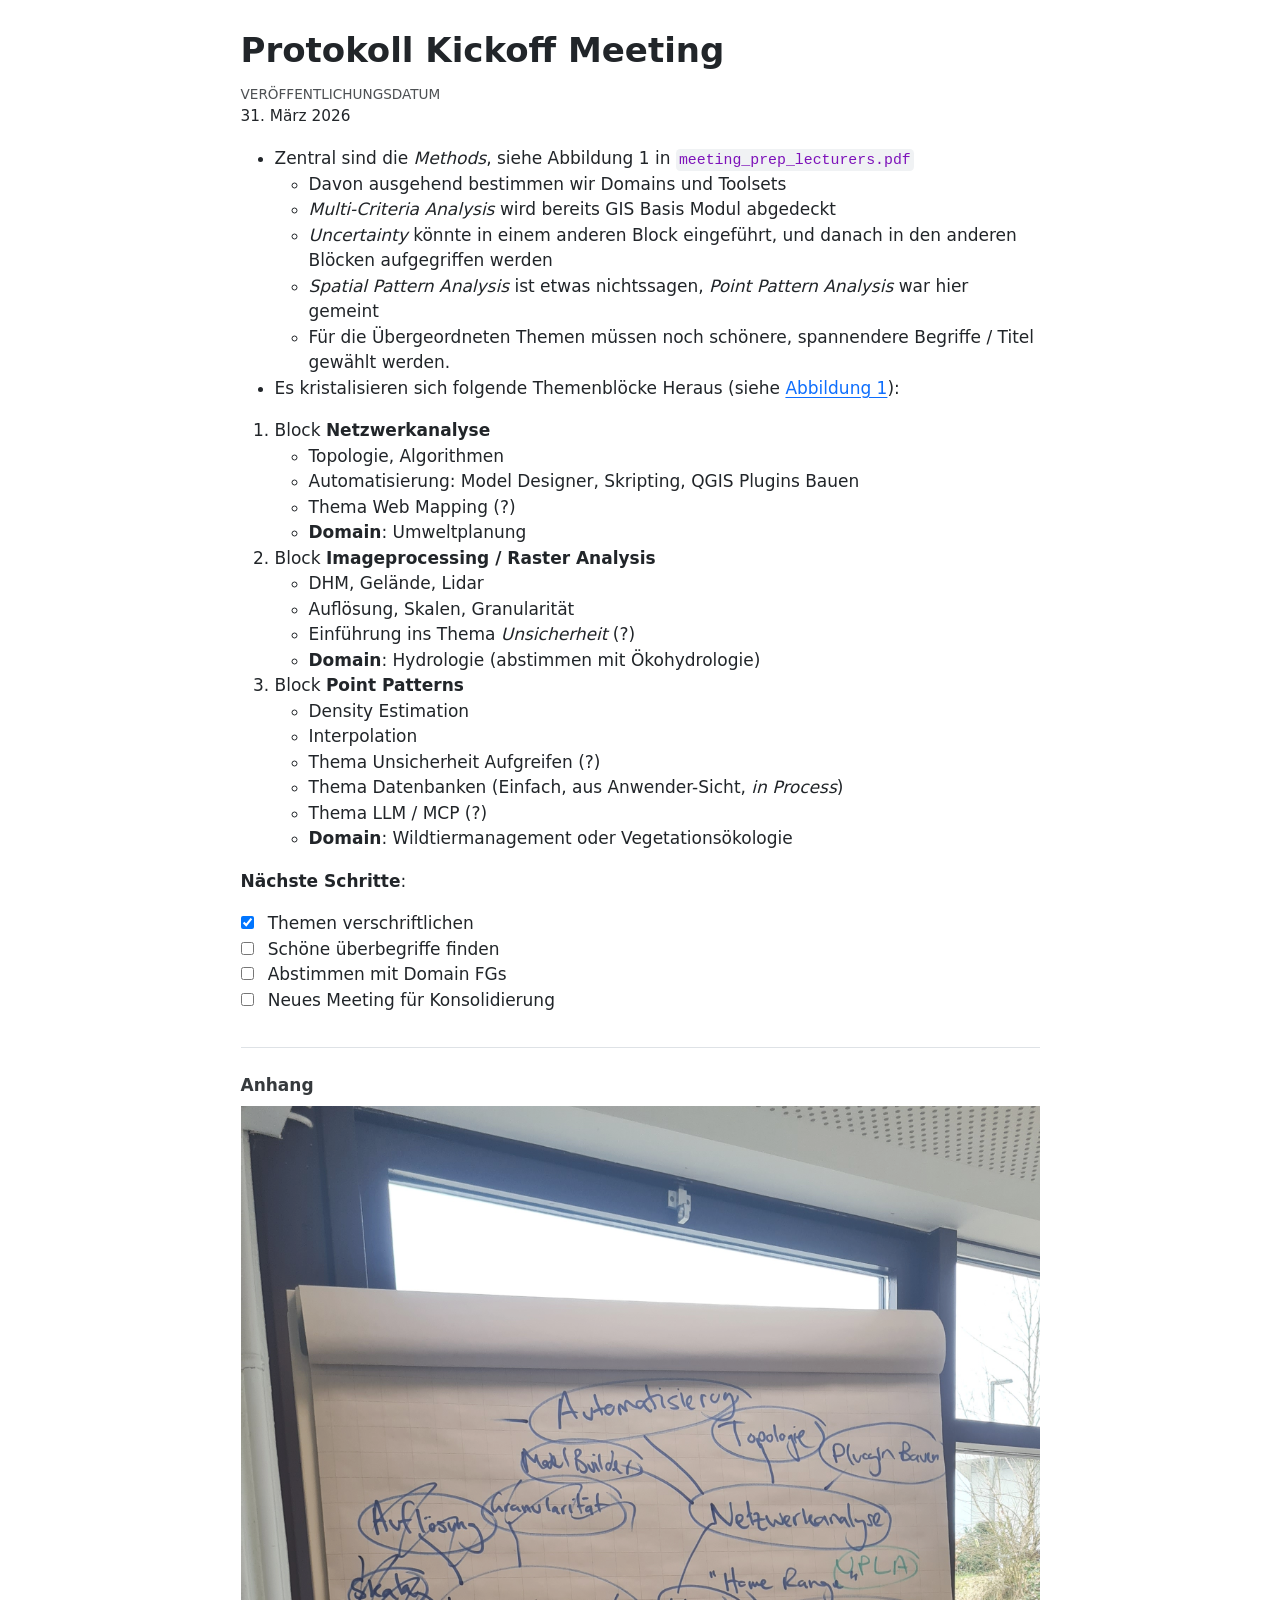
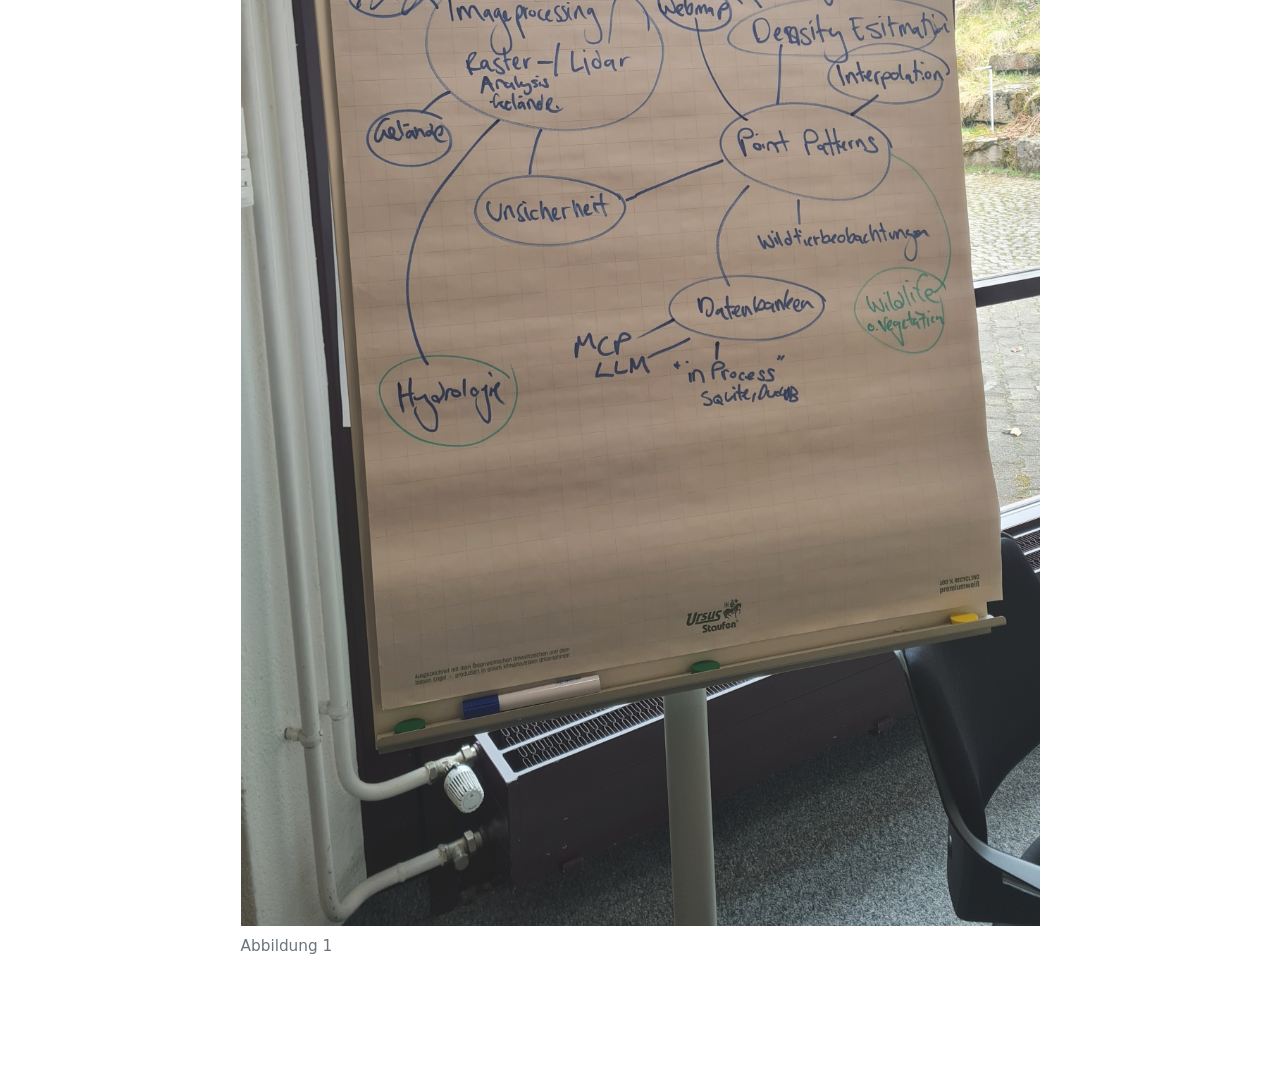
<file: 2026-03-31-Meeting-notes.html>
<!DOCTYPE html>
<html xmlns="http://www.w3.org/1999/xhtml" lang="de" xml:lang="de"><head>

<meta charset="utf-8">
<meta name="generator" content="quarto-1.9.36">

<meta name="viewport" content="width=device-width, initial-scale=1.0, user-scalable=yes">


<title>Protokoll Kickoff Meeting – Geospatial Computing</title>
<style>
/* Default styles provided by pandoc.
** See https://pandoc.org/MANUAL.html#variables-for-html for config info.
*/
code{white-space: pre-wrap;}
span.smallcaps{font-variant: small-caps;}
div.columns{display: flex; gap: min(4vw, 1.5em);}
div.column{flex: auto; overflow-x: auto;}
div.hanging-indent{margin-left: 1.5em; text-indent: -1.5em;}
ul.task-list{list-style: none;}
ul.task-list li input[type="checkbox"] {
  width: 0.8em;
  margin: 0 0.8em 0.2em -1em; /* quarto-specific, see https://github.com/quarto-dev/quarto-cli/issues/4556 */ 
  vertical-align: middle;
}
</style>


<script src="site_libs/quarto-nav/quarto-nav.js"></script>
<script src="site_libs/clipboard/clipboard.min.js"></script>
<script src="site_libs/quarto-search/autocomplete.umd.js"></script>
<script src="site_libs/quarto-search/fuse.min.js"></script>
<script src="site_libs/quarto-search/quarto-search.js"></script>
<meta name="quarto:offset" content="./">
<script src="site_libs/quarto-html/quarto.js" type="module"></script>
<script src="site_libs/quarto-html/tabsets/tabsets.js" type="module"></script>
<script src="site_libs/quarto-html/popper.min.js"></script>
<script src="site_libs/quarto-html/tippy.umd.min.js"></script>
<script src="site_libs/quarto-html/anchor.min.js"></script>
<link href="site_libs/quarto-html/tippy.css" rel="stylesheet">
<link href="site_libs/quarto-html/quarto-syntax-highlighting-845c23b38eaddc0f92fda52bfe77a8c8.css" rel="stylesheet" id="quarto-text-highlighting-styles">
<script src="site_libs/bootstrap/bootstrap.min.js"></script>
<link href="site_libs/bootstrap/bootstrap-icons.css" rel="stylesheet">
<link href="site_libs/bootstrap/bootstrap-f24e557408e12e01b2e1cecebd1628ee.min.css" rel="stylesheet" append-hash="true" id="quarto-bootstrap" data-mode="light">
<script id="quarto-search-options" type="application/json">{
  "location": "sidebar",
  "copy-button": false,
  "collapse-after": 3,
  "panel-placement": "start",
  "type": "textbox",
  "limit": 50,
  "keyboard-shortcut": [
    "f",
    "/",
    "s"
  ],
  "show-item-context": false,
  "language": {
    "search-no-results-text": "Keine Treffer",
    "search-matching-documents-text": "Treffer",
    "search-copy-link-title": "Link in die Suche kopieren",
    "search-hide-matches-text": "Zusätzliche Treffer verbergen",
    "search-more-match-text": "weitere Treffer in diesem Dokument",
    "search-more-matches-text": "weitere Treffer in diesem Dokument",
    "search-clear-button-title": "Zurücksetzen",
    "search-text-placeholder": "",
    "search-detached-cancel-button-title": "Abbrechen",
    "search-submit-button-title": "Abschicken",
    "search-label": "Suchen"
  }
}</script>


</head>

<body class="fullcontent quarto-light">

<div id="quarto-search-results"></div>
<!-- content -->
<div id="quarto-content" class="quarto-container page-columns page-rows-contents page-layout-article">
<!-- sidebar -->
<!-- margin-sidebar -->
    
<!-- main -->
<main class="content" id="quarto-document-content">

<header id="title-block-header" class="quarto-title-block default">
<div class="quarto-title">
<h1 class="title">Protokoll Kickoff Meeting</h1>
</div>



<div class="quarto-title-meta">

    
    <div>
    <div class="quarto-title-meta-heading">Veröffentlichungsdatum</div>
    <div class="quarto-title-meta-contents">
      <p class="date">31. März 2026</p>
    </div>
  </div>
  
    
  </div>
  


</header>


<ul>
<li>Zentral sind die <em>Methods</em>, siehe Abbildung 1 in <code>meeting_prep_lecturers.pdf</code>
<ul>
<li>Davon ausgehend bestimmen wir Domains und Toolsets</li>
<li><em>Multi-Criteria Analysis</em> wird bereits GIS Basis Modul abgedeckt</li>
<li><em>Uncertainty</em> könnte in einem anderen Block eingeführt, und danach in den anderen Blöcken aufgegriffen werden</li>
<li><em>Spatial Pattern Analysis</em> ist etwas nichtssagen, <em>Point Pattern Analysis</em> war hier gemeint</li>
<li>Für die Übergeordneten Themen müssen noch schönere, spannendere Begriffe / Titel gewählt werden.</li>
</ul></li>
<li>Es kristalisieren sich folgende Themenblöcke Heraus (siehe <a href="#fig-brainstorm" class="quarto-xref">Abbildung&nbsp;1</a>):</li>
</ul>
<ol type="1">
<li>Block <strong>Netzwerkanalyse</strong>
<ul>
<li>Topologie, Algorithmen</li>
<li>Automatisierung: Model Designer, Skripting, QGIS Plugins Bauen</li>
<li>Thema Web Mapping (?)</li>
<li><strong>Domain</strong>: Umweltplanung</li>
</ul></li>
<li>Block <strong>Imageprocessing / Raster Analysis</strong>
<ul>
<li>DHM, Gelände, Lidar</li>
<li>Auflösung, Skalen, Granularität</li>
<li>Einführung ins Thema <em>Unsicherheit</em> (?)</li>
<li><strong>Domain</strong>: Hydrologie (abstimmen mit Ökohydrologie)</li>
</ul></li>
<li>Block <strong>Point Patterns</strong>
<ul>
<li>Density Estimation</li>
<li>Interpolation</li>
<li>Thema Unsicherheit Aufgreifen (?)</li>
<li>Thema Datenbanken (Einfach, aus Anwender-Sicht, <em>in Process</em>)</li>
<li>Thema LLM / MCP (?)</li>
<li><strong>Domain</strong>: Wildtiermanagement oder Vegetationsökologie</li>
</ul></li>
</ol>
<p><strong>Nächste Schritte</strong>:</p>
<ul class="task-list">
<li><label><input type="checkbox" checked="">Themen verschriftlichen</label></li>
<li><label><input type="checkbox">Schöne überbegriffe finden</label></li>
<li><label><input type="checkbox">Abstimmen mit Domain FGs</label></li>
<li><label><input type="checkbox">Neues Meeting für Konsolidierung</label></li>
</ul>


<div id="quarto-appendix" class="default"><section id="anhang" class="level2 appendix"><h2 class="anchored quarto-appendix-heading">Anhang</h2><div class="quarto-appendix-contents">

<div id="fig-brainstorm" class="quarto-float quarto-figure quarto-figure-center anchored">
<figure class="quarto-float quarto-float-fig figure">
<div aria-describedby="fig-brainstorm-caption-0ceaefa1-69ba-4598-a22c-09a6ac19f8ca">
<img src="20260331_140949.jpg" id="fig-brainstorm" class="img-fluid figure-img">
</div>
<figcaption class="quarto-float-caption-bottom quarto-float-caption quarto-float-fig quarto-uncaptioned" id="fig-brainstorm-caption-0ceaefa1-69ba-4598-a22c-09a6ac19f8ca">
Abbildung&nbsp;1
</figcaption>
</figure>
</div>


</div></section></div></main> <!-- /main -->
<script id="quarto-html-after-body" type="application/javascript">
  window.document.addEventListener("DOMContentLoaded", function (event) {
    const icon = "";
    const anchorJS = new window.AnchorJS();
    anchorJS.options = {
      placement: 'right',
      icon: icon
    };
    anchorJS.add('.anchored');
    const isCodeAnnotation = (el) => {
      for (const clz of el.classList) {
        if (clz.startsWith('code-annotation-')) {                     
          return true;
        }
      }
      return false;
    }
    const onCopySuccess = function(e) {
      // button target
      const button = e.trigger;
      // don't keep focus
      button.blur();
      // flash "checked"
      button.classList.add('code-copy-button-checked');
      var currentTitle = button.getAttribute("title");
      button.setAttribute("title", "Kopiert");
      let tooltip;
      if (window.bootstrap) {
        button.setAttribute("data-bs-toggle", "tooltip");
        button.setAttribute("data-bs-placement", "left");
        button.setAttribute("data-bs-title", "Kopiert");
        tooltip = new bootstrap.Tooltip(button, 
          { trigger: "manual", 
            customClass: "code-copy-button-tooltip",
            offset: [0, -8]});
        tooltip.show();    
      }
      setTimeout(function() {
        if (tooltip) {
          tooltip.hide();
          button.removeAttribute("data-bs-title");
          button.removeAttribute("data-bs-toggle");
          button.removeAttribute("data-bs-placement");
        }
        button.setAttribute("title", currentTitle);
        button.classList.remove('code-copy-button-checked');
      }, 1000);
      // clear code selection
      e.clearSelection();
    }
    const getTextToCopy = function(trigger) {
      const outerScaffold = trigger.parentElement.cloneNode(true);
      const codeEl = outerScaffold.querySelector('code');
      for (const childEl of codeEl.children) {
        if (isCodeAnnotation(childEl)) {
          childEl.remove();
        }
      }
      return codeEl.innerText;
    }
    const clipboard = new window.ClipboardJS('.code-copy-button:not([data-in-quarto-modal])', {
      text: getTextToCopy
    });
    clipboard.on('success', onCopySuccess);
    if (window.document.getElementById('quarto-embedded-source-code-modal')) {
      const clipboardModal = new window.ClipboardJS('.code-copy-button[data-in-quarto-modal]', {
        text: getTextToCopy,
        container: window.document.getElementById('quarto-embedded-source-code-modal')
      });
      clipboardModal.on('success', onCopySuccess);
    }
      var localhostRegex = new RegExp(/^(?:http|https):\/\/localhost\:?[0-9]*\//);
      var mailtoRegex = new RegExp(/^mailto:/);
        var filterRegex = new RegExp("https:\/\/zhaw-geospatial-computing\.github\.io\/info\/");
      var isInternal = (href) => {
          return filterRegex.test(href) || localhostRegex.test(href) || mailtoRegex.test(href);
      }
      // Inspect non-navigation links and adorn them if external
     var links = window.document.querySelectorAll('a[href]:not(.nav-link):not(.navbar-brand):not(.toc-action):not(.sidebar-link):not(.sidebar-item-toggle):not(.pagination-link):not(.no-external):not([aria-hidden]):not(.dropdown-item):not(.quarto-navigation-tool):not(.about-link)');
      for (var i=0; i<links.length; i++) {
        const link = links[i];
        if (!isInternal(link.href)) {
          // undo the damage that might have been done by quarto-nav.js in the case of
          // links that we want to consider external
          if (link.dataset.originalHref !== undefined) {
            link.href = link.dataset.originalHref;
          }
        }
      }
    function tippyHover(el, contentFn, onTriggerFn, onUntriggerFn) {
      const config = {
        allowHTML: true,
        maxWidth: 500,
        delay: 100,
        arrow: false,
        appendTo: function(el) {
            return el.parentElement;
        },
        interactive: true,
        interactiveBorder: 10,
        theme: 'quarto',
        placement: 'bottom-start',
      };
      if (contentFn) {
        config.content = contentFn;
      }
      if (onTriggerFn) {
        config.onTrigger = onTriggerFn;
      }
      if (onUntriggerFn) {
        config.onUntrigger = onUntriggerFn;
      }
      window.tippy(el, config); 
    }
    const noterefs = window.document.querySelectorAll('a[role="doc-noteref"]');
    for (var i=0; i<noterefs.length; i++) {
      const ref = noterefs[i];
      tippyHover(ref, function() {
        // use id or data attribute instead here
        let href = ref.getAttribute('data-footnote-href') || ref.getAttribute('href');
        try { href = new URL(href).hash; } catch {}
        const id = href.replace(/^#\/?/, "");
        const note = window.document.getElementById(id);
        if (note) {
          return note.innerHTML;
        } else {
          return "";
        }
      });
    }
    const xrefs = window.document.querySelectorAll('a.quarto-xref');
    const processXRef = (id, note) => {
      // Strip column container classes
      const stripColumnClz = (el) => {
        el.classList.remove("page-full", "page-columns");
        if (el.children) {
          for (const child of el.children) {
            stripColumnClz(child);
          }
        }
      }
      stripColumnClz(note)
      if (id === null || id.startsWith('sec-')) {
        // Special case sections, only their first couple elements
        const container = document.createElement("div");
        if (note.children && note.children.length > 2) {
          container.appendChild(note.children[0].cloneNode(true));
          for (let i = 1; i < note.children.length; i++) {
            const child = note.children[i];
            if (child.tagName === "P" && child.innerText === "") {
              continue;
            } else {
              container.appendChild(child.cloneNode(true));
              break;
            }
          }
          if (window.Quarto?.typesetMath) {
            window.Quarto.typesetMath(container);
          }
          return container.innerHTML
        } else {
          if (window.Quarto?.typesetMath) {
            window.Quarto.typesetMath(note);
          }
          return note.innerHTML;
        }
      } else {
        // Remove any anchor links if they are present
        const anchorLink = note.querySelector('a.anchorjs-link');
        if (anchorLink) {
          anchorLink.remove();
        }
        if (window.Quarto?.typesetMath) {
          window.Quarto.typesetMath(note);
        }
        if (note.classList.contains("callout")) {
          return note.outerHTML;
        } else {
          return note.innerHTML;
        }
      }
    }
    for (var i=0; i<xrefs.length; i++) {
      const xref = xrefs[i];
      tippyHover(xref, undefined, function(instance) {
        instance.disable();
        let url = xref.getAttribute('href');
        let hash = undefined; 
        if (url.startsWith('#')) {
          hash = url;
        } else {
          try { hash = new URL(url).hash; } catch {}
        }
        if (hash) {
          const id = hash.replace(/^#\/?/, "");
          const note = window.document.getElementById(id);
          if (note !== null) {
            try {
              const html = processXRef(id, note.cloneNode(true));
              instance.setContent(html);
            } finally {
              instance.enable();
              instance.show();
            }
          } else {
            // See if we can fetch this
            fetch(url.split('#')[0])
            .then(res => res.text())
            .then(html => {
              const parser = new DOMParser();
              const htmlDoc = parser.parseFromString(html, "text/html");
              const note = htmlDoc.getElementById(id);
              if (note !== null) {
                const html = processXRef(id, note);
                instance.setContent(html);
              } 
            }).finally(() => {
              instance.enable();
              instance.show();
            });
          }
        } else {
          // See if we can fetch a full url (with no hash to target)
          // This is a special case and we should probably do some content thinning / targeting
          fetch(url)
          .then(res => res.text())
          .then(html => {
            const parser = new DOMParser();
            const htmlDoc = parser.parseFromString(html, "text/html");
            const note = htmlDoc.querySelector('main.content');
            if (note !== null) {
              // This should only happen for chapter cross references
              // (since there is no id in the URL)
              // remove the first header
              if (note.children.length > 0 && note.children[0].tagName === "HEADER") {
                note.children[0].remove();
              }
              const html = processXRef(null, note);
              instance.setContent(html);
            } 
          }).finally(() => {
            instance.enable();
            instance.show();
          });
        }
      }, function(instance) {
      });
    }
        let selectedAnnoteEl;
        const selectorForAnnotation = ( cell, annotation) => {
          let cellAttr = 'data-code-cell="' + cell + '"';
          let lineAttr = 'data-code-annotation="' +  annotation + '"';
          const selector = 'span[' + cellAttr + '][' + lineAttr + ']';
          return selector;
        }
        const selectCodeLines = (annoteEl) => {
          const doc = window.document;
          const targetCell = annoteEl.getAttribute("data-target-cell");
          const targetAnnotation = annoteEl.getAttribute("data-target-annotation");
          const annoteSpan = window.document.querySelector(selectorForAnnotation(targetCell, targetAnnotation));
          const lines = annoteSpan.getAttribute("data-code-lines").split(",");
          const lineIds = lines.map((line) => {
            return targetCell + "-" + line;
          })
          let top = null;
          let height = null;
          let parent = null;
          if (lineIds.length > 0) {
              //compute the position of the single el (top and bottom and make a div)
              const el = window.document.getElementById(lineIds[0]);
              top = el.offsetTop;
              height = el.offsetHeight;
              parent = el.parentElement.parentElement;
            if (lineIds.length > 1) {
              const lastEl = window.document.getElementById(lineIds[lineIds.length - 1]);
              const bottom = lastEl.offsetTop + lastEl.offsetHeight;
              height = bottom - top;
            }
            if (top !== null && height !== null && parent !== null) {
              // cook up a div (if necessary) and position it 
              let div = window.document.getElementById("code-annotation-line-highlight");
              if (div === null) {
                div = window.document.createElement("div");
                div.setAttribute("id", "code-annotation-line-highlight");
                div.style.position = 'absolute';
                parent.appendChild(div);
              }
              div.style.top = top - 2 + "px";
              div.style.height = height + 4 + "px";
              div.style.left = 0;
              let gutterDiv = window.document.getElementById("code-annotation-line-highlight-gutter");
              if (gutterDiv === null) {
                gutterDiv = window.document.createElement("div");
                gutterDiv.setAttribute("id", "code-annotation-line-highlight-gutter");
                gutterDiv.style.position = 'absolute';
                const codeCell = window.document.getElementById(targetCell);
                const gutter = codeCell.querySelector('.code-annotation-gutter');
                gutter.appendChild(gutterDiv);
              }
              gutterDiv.style.top = top - 2 + "px";
              gutterDiv.style.height = height + 4 + "px";
            }
            selectedAnnoteEl = annoteEl;
          }
        };
        const unselectCodeLines = () => {
          const elementsIds = ["code-annotation-line-highlight", "code-annotation-line-highlight-gutter"];
          elementsIds.forEach((elId) => {
            const div = window.document.getElementById(elId);
            if (div) {
              div.remove();
            }
          });
          selectedAnnoteEl = undefined;
        };
          // Handle positioning of the toggle
      window.addEventListener(
        "resize",
        throttle(() => {
          elRect = undefined;
          if (selectedAnnoteEl) {
            selectCodeLines(selectedAnnoteEl);
          }
        }, 10)
      );
      function throttle(fn, ms) {
      let throttle = false;
      let timer;
        return (...args) => {
          if(!throttle) { // first call gets through
              fn.apply(this, args);
              throttle = true;
          } else { // all the others get throttled
              if(timer) clearTimeout(timer); // cancel #2
              timer = setTimeout(() => {
                fn.apply(this, args);
                timer = throttle = false;
              }, ms);
          }
        };
      }
        // Attach click handler to the DT
        const annoteDls = window.document.querySelectorAll('dt[data-target-cell]');
        for (const annoteDlNode of annoteDls) {
          annoteDlNode.addEventListener('click', (event) => {
            const clickedEl = event.target;
            if (clickedEl !== selectedAnnoteEl) {
              unselectCodeLines();
              const activeEl = window.document.querySelector('dt[data-target-cell].code-annotation-active');
              if (activeEl) {
                activeEl.classList.remove('code-annotation-active');
              }
              selectCodeLines(clickedEl);
              clickedEl.classList.add('code-annotation-active');
            } else {
              // Unselect the line
              unselectCodeLines();
              clickedEl.classList.remove('code-annotation-active');
            }
          });
        }
    const findCites = (el) => {
      const parentEl = el.parentElement;
      if (parentEl) {
        const cites = parentEl.dataset.cites;
        if (cites) {
          return {
            el,
            cites: cites.split(' ')
          };
        } else {
          return findCites(el.parentElement)
        }
      } else {
        return undefined;
      }
    };
    var bibliorefs = window.document.querySelectorAll('a[role="doc-biblioref"]');
    for (var i=0; i<bibliorefs.length; i++) {
      const ref = bibliorefs[i];
      const citeInfo = findCites(ref);
      if (citeInfo) {
        tippyHover(citeInfo.el, function() {
          var popup = window.document.createElement('div');
          citeInfo.cites.forEach(function(cite) {
            var citeDiv = window.document.createElement('div');
            citeDiv.classList.add('hanging-indent');
            citeDiv.classList.add('csl-entry');
            var biblioDiv = window.document.getElementById('ref-' + cite);
            if (biblioDiv) {
              citeDiv.innerHTML = biblioDiv.innerHTML;
            }
            popup.appendChild(citeDiv);
          });
          return popup.innerHTML;
        });
      }
    }
  });
  </script>
</div> <!-- /content -->




</body></html>
</file>
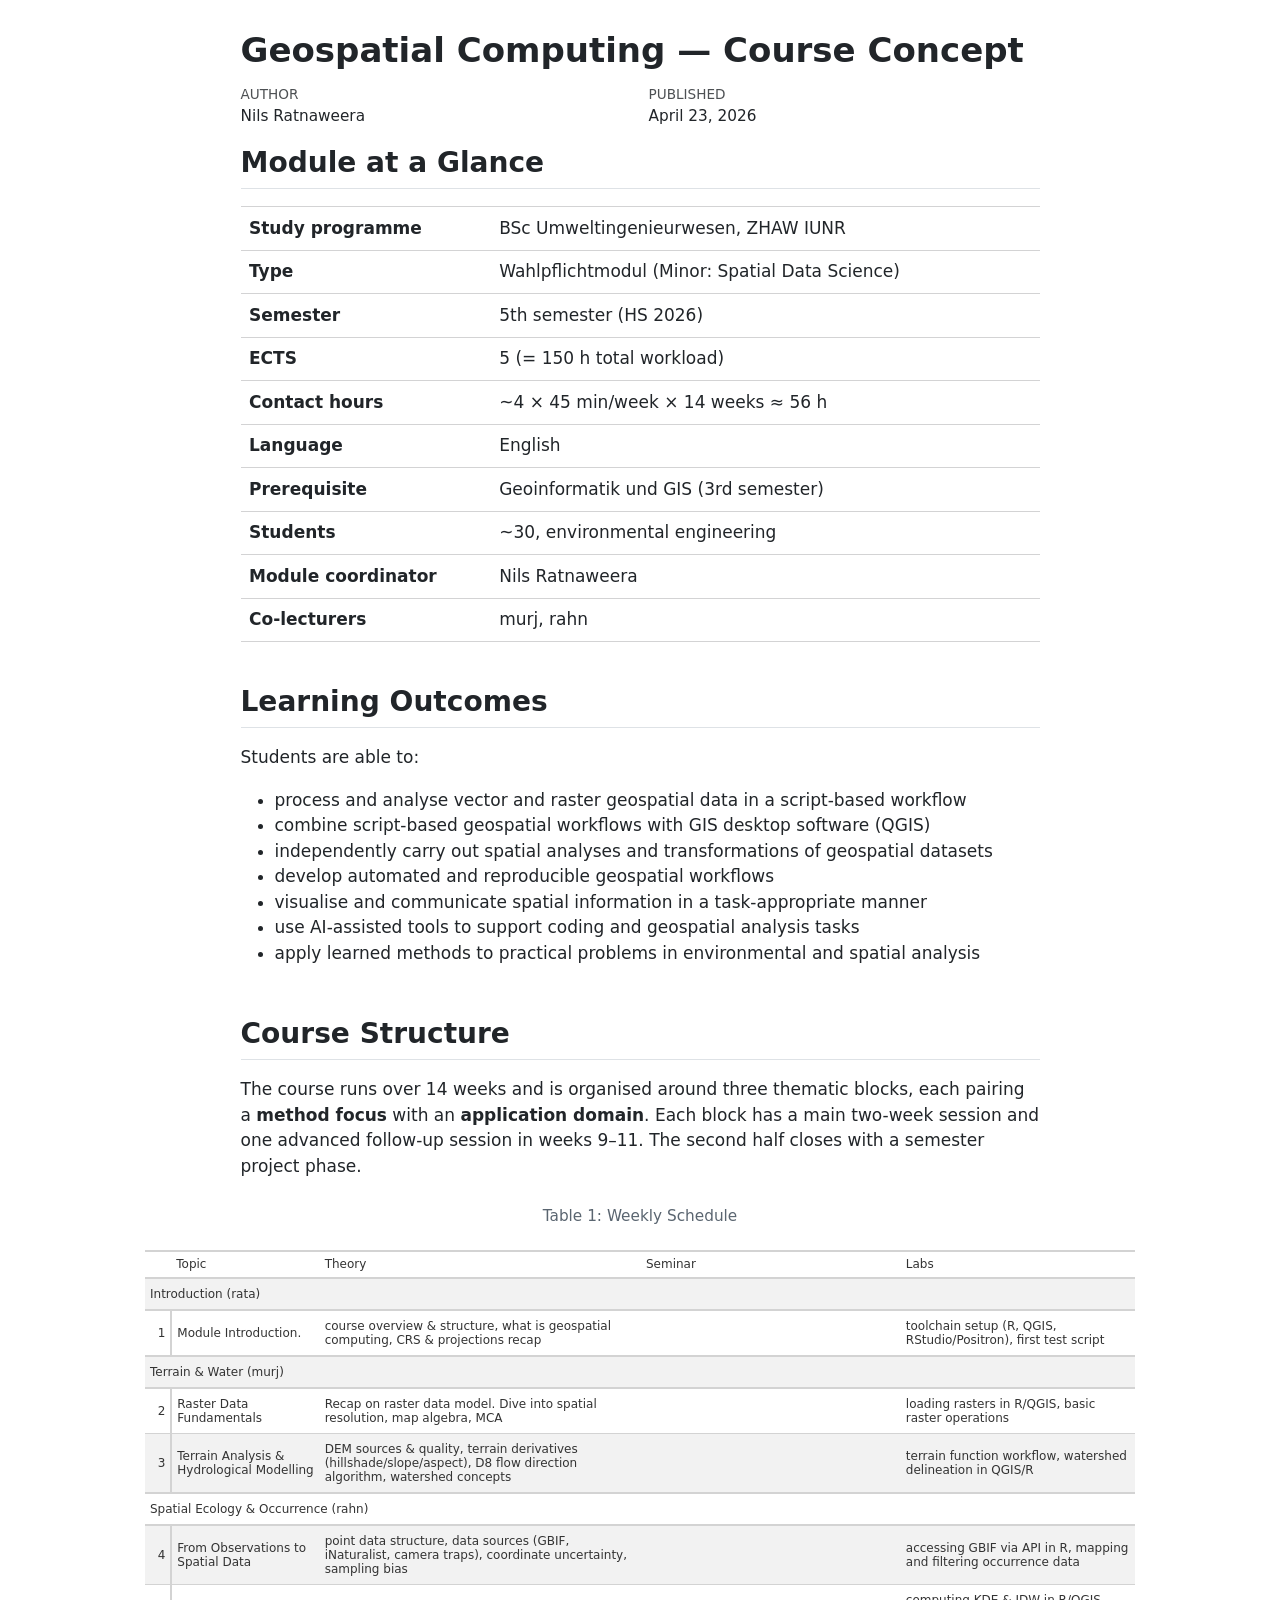
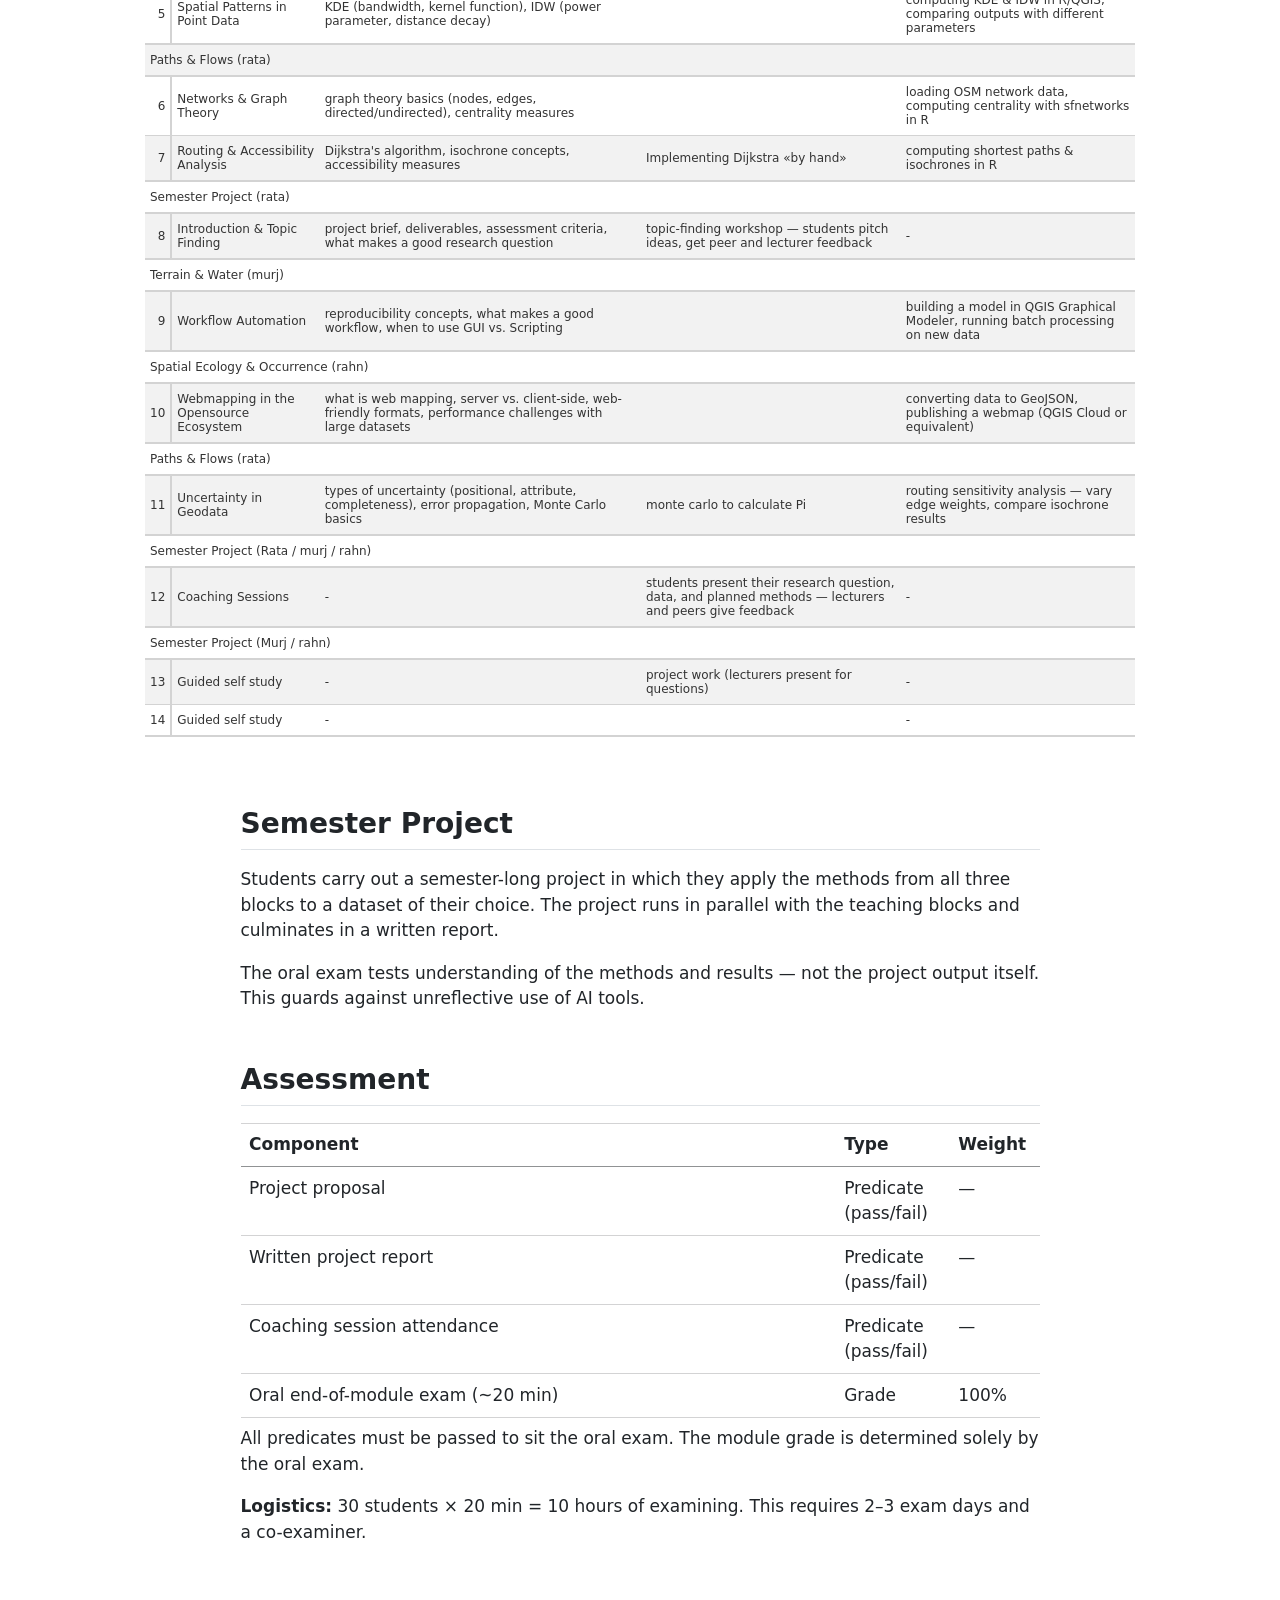
<file: course_concept.html>
<!DOCTYPE html>
<html xmlns="http://www.w3.org/1999/xhtml" lang="en" xml:lang="en"><head>

<meta charset="utf-8">
<meta name="generator" content="quarto-1.9.36">

<meta name="viewport" content="width=device-width, initial-scale=1.0, user-scalable=yes">

<meta name="author" content="Nils Ratnaweera">
<meta name="dcterms.date" content="2026-04-23">

<title>Geospatial Computing — Course Concept – Geospatial Computing</title>
<style>
/* Default styles provided by pandoc.
** See https://pandoc.org/MANUAL.html#variables-for-html for config info.
*/
code{white-space: pre-wrap;}
span.smallcaps{font-variant: small-caps;}
div.columns{display: flex; gap: min(4vw, 1.5em);}
div.column{flex: auto; overflow-x: auto;}
div.hanging-indent{margin-left: 1.5em; text-indent: -1.5em;}
ul.task-list{list-style: none;}
ul.task-list li input[type="checkbox"] {
  width: 0.8em;
  margin: 0 0.8em 0.2em -1em; /* quarto-specific, see https://github.com/quarto-dev/quarto-cli/issues/4556 */ 
  vertical-align: middle;
}
</style>


<script src="site_libs/quarto-nav/quarto-nav.js"></script>
<script src="site_libs/clipboard/clipboard.min.js"></script>
<script src="site_libs/quarto-search/autocomplete.umd.js"></script>
<script src="site_libs/quarto-search/fuse.min.js"></script>
<script src="site_libs/quarto-search/quarto-search.js"></script>
<meta name="quarto:offset" content="./">
<script src="site_libs/quarto-html/quarto.js" type="module"></script>
<script src="site_libs/quarto-html/tabsets/tabsets.js" type="module"></script>
<script src="site_libs/quarto-html/popper.min.js"></script>
<script src="site_libs/quarto-html/tippy.umd.min.js"></script>
<script src="site_libs/quarto-html/anchor.min.js"></script>
<link href="site_libs/quarto-html/tippy.css" rel="stylesheet">
<link href="site_libs/quarto-html/quarto-syntax-highlighting-845c23b38eaddc0f92fda52bfe77a8c8.css" rel="stylesheet" id="quarto-text-highlighting-styles">
<script src="site_libs/bootstrap/bootstrap.min.js"></script>
<link href="site_libs/bootstrap/bootstrap-icons.css" rel="stylesheet">
<link href="site_libs/bootstrap/bootstrap-f24e557408e12e01b2e1cecebd1628ee.min.css" rel="stylesheet" append-hash="true" id="quarto-bootstrap" data-mode="light">
<script id="quarto-search-options" type="application/json">{
  "location": "sidebar",
  "copy-button": false,
  "collapse-after": 3,
  "panel-placement": "start",
  "type": "textbox",
  "limit": 50,
  "keyboard-shortcut": [
    "f",
    "/",
    "s"
  ],
  "show-item-context": false,
  "language": {
    "search-no-results-text": "No results",
    "search-matching-documents-text": "matching documents",
    "search-copy-link-title": "Copy link to search",
    "search-hide-matches-text": "Hide additional matches",
    "search-more-match-text": "more match in this document",
    "search-more-matches-text": "more matches in this document",
    "search-clear-button-title": "Clear",
    "search-text-placeholder": "",
    "search-detached-cancel-button-title": "Cancel",
    "search-submit-button-title": "Submit",
    "search-label": "Search"
  }
}</script>


</head>

<body class="fullcontent quarto-light">

<div id="quarto-search-results"></div>
<!-- content -->
<div id="quarto-content" class="quarto-container page-columns page-rows-contents page-layout-article">
<!-- sidebar -->
<!-- margin-sidebar -->
    
<!-- main -->
<main class="content page-columns page-full" id="quarto-document-content">

<header id="title-block-header" class="quarto-title-block default">
<div class="quarto-title">
<h1 class="title">Geospatial Computing — Course Concept</h1>
</div>



<div class="quarto-title-meta">

    <div>
    <div class="quarto-title-meta-heading">Author</div>
    <div class="quarto-title-meta-contents">
             <p>Nils Ratnaweera </p>
          </div>
  </div>
    
    <div>
    <div class="quarto-title-meta-heading">Published</div>
    <div class="quarto-title-meta-contents">
      <p class="date">April 23, 2026</p>
    </div>
  </div>
  
    
  </div>
  


</header>


<section id="module-at-a-glance" class="level2">
<h2 class="anchored" data-anchor-id="module-at-a-glance">Module at a Glance</h2>
<table class="caption-top table">
<colgroup>
<col style="width: 31%">
<col style="width: 68%">
</colgroup>
<tbody>
<tr class="odd">
<td><strong>Study programme</strong></td>
<td>BSc Umweltingenieurwesen, ZHAW IUNR</td>
</tr>
<tr class="even">
<td><strong>Type</strong></td>
<td>Wahlpflichtmodul (Minor: Spatial Data Science)</td>
</tr>
<tr class="odd">
<td><strong>Semester</strong></td>
<td>5th semester (HS 2026)</td>
</tr>
<tr class="even">
<td><strong>ECTS</strong></td>
<td>5 (= 150 h total workload)</td>
</tr>
<tr class="odd">
<td><strong>Contact hours</strong></td>
<td>~4 × 45 min/week × 14 weeks ≈ 56 h</td>
</tr>
<tr class="even">
<td><strong>Language</strong></td>
<td>English</td>
</tr>
<tr class="odd">
<td><strong>Prerequisite</strong></td>
<td>Geoinformatik und GIS (3rd semester)</td>
</tr>
<tr class="even">
<td><strong>Students</strong></td>
<td>~30, environmental engineering</td>
</tr>
<tr class="odd">
<td><strong>Module coordinator</strong></td>
<td>Nils Ratnaweera</td>
</tr>
<tr class="even">
<td><strong>Co-lecturers</strong></td>
<td>murj, rahn</td>
</tr>
</tbody>
</table>
</section>
<section id="learning-outcomes" class="level2">
<h2 class="anchored" data-anchor-id="learning-outcomes">Learning Outcomes</h2>
<p>Students are able to:</p>
<ul>
<li>process and analyse vector and raster geospatial data in a script-based workflow</li>
<li>combine script-based geospatial workflows with GIS desktop software (QGIS)</li>
<li>independently carry out spatial analyses and transformations of geospatial datasets</li>
<li>develop automated and reproducible geospatial workflows</li>
<li>visualise and communicate spatial information in a task-appropriate manner</li>
<li>use AI-assisted tools to support coding and geospatial analysis tasks</li>
<li>apply learned methods to practical problems in environmental and spatial analysis</li>
</ul>
</section>
<section id="course-structure" class="level2 page-columns page-full">
<h2 class="anchored" data-anchor-id="course-structure">Course Structure</h2>
<p>The course runs over 14 weeks and is organised around three thematic blocks, each pairing a <strong>method focus</strong> with an <strong>application domain</strong>. Each block has a main two-week session and one advanced follow-up session in weeks 9–11. The second half closes with a semester project phase.</p>
<div class="cell page-columns page-full">
<div id="tbl-schedule" class="cell quarto-float quarto-figure quarto-figure-center anchored page-columns page-full">
<figure class="quarto-float quarto-float-tbl figure page-columns page-full">
<figcaption class="quarto-float-caption-top quarto-float-caption quarto-float-tbl" id="tbl-schedule-caption-0ceaefa1-69ba-4598-a22c-09a6ac19f8ca">
Table&nbsp;1: Weekly Schedule
</figcaption>
<div aria-describedby="tbl-schedule-caption-0ceaefa1-69ba-4598-a22c-09a6ac19f8ca" class="page-columns page-full">
<div class="cell-output-display column-page">
<div id="isgprnpemw" style="padding-left:0px;padding-right:0px;padding-top:10px;padding-bottom:10px;overflow-x:auto;overflow-y:auto;width:auto;height:auto;">
<style>#isgprnpemw table {
  font-family: system-ui, 'Segoe UI', Roboto, Helvetica, Arial, sans-serif, 'Apple Color Emoji', 'Segoe UI Emoji', 'Segoe UI Symbol', 'Noto Color Emoji';
  -webkit-font-smoothing: antialiased;
  -moz-osx-font-smoothing: grayscale;
}

#isgprnpemw thead, #isgprnpemw tbody, #isgprnpemw tfoot, #isgprnpemw tr, #isgprnpemw td, #isgprnpemw th {
  border-style: none;
}

#isgprnpemw p {
  margin: 0;
  padding: 0;
}

#isgprnpemw .gt_table {
  display: table;
  border-collapse: collapse;
  line-height: normal;
  margin-left: auto;
  margin-right: auto;
  color: #333333;
  font-size: 12px;
  font-weight: normal;
  font-style: normal;
  background-color: #FFFFFF;
  width: auto;
  border-top-style: solid;
  border-top-width: 2px;
  border-top-color: #A8A8A8;
  border-right-style: none;
  border-right-width: 2px;
  border-right-color: #D3D3D3;
  border-bottom-style: solid;
  border-bottom-width: 2px;
  border-bottom-color: #A8A8A8;
  border-left-style: none;
  border-left-width: 2px;
  border-left-color: #D3D3D3;
}

#isgprnpemw .gt_caption {
  padding-top: 4px;
  padding-bottom: 4px;
}

#isgprnpemw .gt_title {
  color: #333333;
  font-size: 125%;
  font-weight: initial;
  padding-top: 4px;
  padding-bottom: 4px;
  padding-left: 5px;
  padding-right: 5px;
  border-bottom-color: #FFFFFF;
  border-bottom-width: 0;
}

#isgprnpemw .gt_subtitle {
  color: #333333;
  font-size: 85%;
  font-weight: initial;
  padding-top: 3px;
  padding-bottom: 5px;
  padding-left: 5px;
  padding-right: 5px;
  border-top-color: #FFFFFF;
  border-top-width: 0;
}

#isgprnpemw .gt_heading {
  background-color: #FFFFFF;
  text-align: center;
  border-bottom-color: #FFFFFF;
  border-left-style: none;
  border-left-width: 1px;
  border-left-color: #D3D3D3;
  border-right-style: none;
  border-right-width: 1px;
  border-right-color: #D3D3D3;
}

#isgprnpemw .gt_bottom_border {
  border-bottom-style: solid;
  border-bottom-width: 2px;
  border-bottom-color: #D3D3D3;
}

#isgprnpemw .gt_col_headings {
  border-top-style: solid;
  border-top-width: 2px;
  border-top-color: #D3D3D3;
  border-bottom-style: solid;
  border-bottom-width: 2px;
  border-bottom-color: #D3D3D3;
  border-left-style: none;
  border-left-width: 1px;
  border-left-color: #D3D3D3;
  border-right-style: none;
  border-right-width: 1px;
  border-right-color: #D3D3D3;
}

#isgprnpemw .gt_col_heading {
  color: #333333;
  background-color: #FFFFFF;
  font-size: 100%;
  font-weight: normal;
  text-transform: inherit;
  border-left-style: none;
  border-left-width: 1px;
  border-left-color: #D3D3D3;
  border-right-style: none;
  border-right-width: 1px;
  border-right-color: #D3D3D3;
  vertical-align: bottom;
  padding-top: 5px;
  padding-bottom: 6px;
  padding-left: 5px;
  padding-right: 5px;
  overflow-x: hidden;
}

#isgprnpemw .gt_column_spanner_outer {
  color: #333333;
  background-color: #FFFFFF;
  font-size: 100%;
  font-weight: normal;
  text-transform: inherit;
  padding-top: 0;
  padding-bottom: 0;
  padding-left: 4px;
  padding-right: 4px;
}

#isgprnpemw .gt_column_spanner_outer:first-child {
  padding-left: 0;
}

#isgprnpemw .gt_column_spanner_outer:last-child {
  padding-right: 0;
}

#isgprnpemw .gt_column_spanner {
  border-bottom-style: solid;
  border-bottom-width: 2px;
  border-bottom-color: #D3D3D3;
  vertical-align: bottom;
  padding-top: 5px;
  padding-bottom: 5px;
  overflow-x: hidden;
  display: inline-block;
  width: 100%;
}

#isgprnpemw .gt_spanner_row {
  border-bottom-style: hidden;
}

#isgprnpemw .gt_group_heading {
  padding-top: 8px;
  padding-bottom: 8px;
  padding-left: 5px;
  padding-right: 5px;
  color: #333333;
  background-color: #FFFFFF;
  font-size: 100%;
  font-weight: initial;
  text-transform: inherit;
  border-top-style: solid;
  border-top-width: 2px;
  border-top-color: #D3D3D3;
  border-bottom-style: solid;
  border-bottom-width: 2px;
  border-bottom-color: #D3D3D3;
  border-left-style: none;
  border-left-width: 1px;
  border-left-color: #D3D3D3;
  border-right-style: none;
  border-right-width: 1px;
  border-right-color: #D3D3D3;
  vertical-align: middle;
  text-align: left;
}

#isgprnpemw .gt_empty_group_heading {
  padding: 0.5px;
  color: #333333;
  background-color: #FFFFFF;
  font-size: 100%;
  font-weight: initial;
  border-top-style: solid;
  border-top-width: 2px;
  border-top-color: #D3D3D3;
  border-bottom-style: solid;
  border-bottom-width: 2px;
  border-bottom-color: #D3D3D3;
  vertical-align: middle;
}

#isgprnpemw .gt_from_md > :first-child {
  margin-top: 0;
}

#isgprnpemw .gt_from_md > :last-child {
  margin-bottom: 0;
}

#isgprnpemw .gt_row {
  padding-top: 8px;
  padding-bottom: 8px;
  padding-left: 5px;
  padding-right: 5px;
  margin: 10px;
  border-top-style: solid;
  border-top-width: 1px;
  border-top-color: #D3D3D3;
  border-left-style: none;
  border-left-width: 1px;
  border-left-color: #D3D3D3;
  border-right-style: none;
  border-right-width: 1px;
  border-right-color: #D3D3D3;
  vertical-align: middle;
  overflow-x: hidden;
}

#isgprnpemw .gt_stub {
  color: #333333;
  background-color: #FFFFFF;
  font-size: 100%;
  font-weight: initial;
  text-transform: inherit;
  border-right-style: solid;
  border-right-width: 2px;
  border-right-color: #D3D3D3;
  padding-left: 5px;
  padding-right: 5px;
}

#isgprnpemw .gt_stub_row_group {
  color: #333333;
  background-color: #FFFFFF;
  font-size: 100%;
  font-weight: initial;
  text-transform: inherit;
  border-right-style: solid;
  border-right-width: 2px;
  border-right-color: #D3D3D3;
  padding-left: 5px;
  padding-right: 5px;
  vertical-align: top;
}

#isgprnpemw .gt_row_group_first td {
  border-top-width: 2px;
}

#isgprnpemw .gt_row_group_first th {
  border-top-width: 2px;
}

#isgprnpemw .gt_summary_row {
  color: #333333;
  background-color: #FFFFFF;
  text-transform: inherit;
  padding-top: 8px;
  padding-bottom: 8px;
  padding-left: 5px;
  padding-right: 5px;
}

#isgprnpemw .gt_first_summary_row {
  border-top-style: solid;
  border-top-color: #D3D3D3;
}

#isgprnpemw .gt_first_summary_row.thick {
  border-top-width: 2px;
}

#isgprnpemw .gt_last_summary_row {
  padding-top: 8px;
  padding-bottom: 8px;
  padding-left: 5px;
  padding-right: 5px;
  border-bottom-style: solid;
  border-bottom-width: 2px;
  border-bottom-color: #D3D3D3;
}

#isgprnpemw .gt_grand_summary_row {
  color: #333333;
  background-color: #FFFFFF;
  text-transform: inherit;
  padding-top: 8px;
  padding-bottom: 8px;
  padding-left: 5px;
  padding-right: 5px;
}

#isgprnpemw .gt_first_grand_summary_row {
  padding-top: 8px;
  padding-bottom: 8px;
  padding-left: 5px;
  padding-right: 5px;
  border-top-style: double;
  border-top-width: 6px;
  border-top-color: #D3D3D3;
}

#isgprnpemw .gt_last_grand_summary_row_top {
  padding-top: 8px;
  padding-bottom: 8px;
  padding-left: 5px;
  padding-right: 5px;
  border-bottom-style: double;
  border-bottom-width: 6px;
  border-bottom-color: #D3D3D3;
}

#isgprnpemw .gt_striped {
  background-color: rgba(128, 128, 128, 0.05);
}

#isgprnpemw .gt_table_body {
  border-top-style: solid;
  border-top-width: 2px;
  border-top-color: #D3D3D3;
  border-bottom-style: solid;
  border-bottom-width: 2px;
  border-bottom-color: #D3D3D3;
}

#isgprnpemw .gt_footnotes {
  color: #333333;
  background-color: #FFFFFF;
  border-bottom-style: none;
  border-bottom-width: 2px;
  border-bottom-color: #D3D3D3;
  border-left-style: none;
  border-left-width: 2px;
  border-left-color: #D3D3D3;
  border-right-style: none;
  border-right-width: 2px;
  border-right-color: #D3D3D3;
}

#isgprnpemw .gt_footnote {
  margin: 0px;
  font-size: 90%;
  padding-top: 4px;
  padding-bottom: 4px;
  padding-left: 5px;
  padding-right: 5px;
}

#isgprnpemw .gt_sourcenotes {
  color: #333333;
  background-color: #FFFFFF;
  border-bottom-style: none;
  border-bottom-width: 2px;
  border-bottom-color: #D3D3D3;
  border-left-style: none;
  border-left-width: 2px;
  border-left-color: #D3D3D3;
  border-right-style: none;
  border-right-width: 2px;
  border-right-color: #D3D3D3;
}

#isgprnpemw .gt_sourcenote {
  font-size: 90%;
  padding-top: 4px;
  padding-bottom: 4px;
  padding-left: 5px;
  padding-right: 5px;
}

#isgprnpemw .gt_left {
  text-align: left;
}

#isgprnpemw .gt_center {
  text-align: center;
}

#isgprnpemw .gt_right {
  text-align: right;
  font-variant-numeric: tabular-nums;
}

#isgprnpemw .gt_font_normal {
  font-weight: normal;
}

#isgprnpemw .gt_font_bold {
  font-weight: bold;
}

#isgprnpemw .gt_font_italic {
  font-style: italic;
}

#isgprnpemw .gt_super {
  font-size: 65%;
}

#isgprnpemw .gt_footnote_marks {
  font-size: 75%;
  vertical-align: 0.4em;
  position: initial;
}

#isgprnpemw .gt_asterisk {
  font-size: 100%;
  vertical-align: 0;
}

#isgprnpemw .gt_indent_1 {
  text-indent: 5px;
}

#isgprnpemw .gt_indent_2 {
  text-indent: 10px;
}

#isgprnpemw .gt_indent_3 {
  text-indent: 15px;
}

#isgprnpemw .gt_indent_4 {
  text-indent: 20px;
}

#isgprnpemw .gt_indent_5 {
  text-indent: 25px;
}

#isgprnpemw .katex-display {
  display: inline-flex !important;
  margin-bottom: 0.75em !important;
}

#isgprnpemw div.Reactable > div.rt-table > div.rt-thead > div.rt-tr.rt-tr-group-header > div.rt-th-group:after {
  height: 0px !important;
}
</style>

<table class="gt_table do-not-create-environment cell caption-top table table-sm table-striped small" data-quarto-bootstrap="false">
<thead>
<tr class="gt_col_headings header">
<th id="a::stub" class="gt_col_heading gt_columns_bottom_border gt_left" data-quarto-table-cell-role="th" scope="col"></th>
<th id="Subtitle" class="gt_col_heading gt_columns_bottom_border gt_left" data-quarto-table-cell-role="th" scope="col">Topic</th>
<th id="Theory" class="gt_col_heading gt_columns_bottom_border gt_left" data-quarto-table-cell-role="th" scope="col">Theory</th>
<th id="Seminar-/-Group-Work" class="gt_col_heading gt_columns_bottom_border gt_left" data-quarto-table-cell-role="th" scope="col">Seminar</th>
<th id="Labs-/-Exercises" class="gt_col_heading gt_columns_bottom_border gt_left" data-quarto-table-cell-role="th" scope="col">Labs</th>
</tr>
</thead>
<tbody class="gt_table_body">
<tr class="gt_group_heading_row odd">
<th colspan="5" id="Introduction (rata)​" class="gt_group_heading" data-quarto-table-cell-role="th" scope="colgroup">Introduction (rata)​</th>
</tr>
<tr class="gt_row_group_first even">
<th id="stub_1_1" class="gt_row gt_right gt_stub" data-quarto-table-cell-role="th" scope="row">1</th>
<td class="gt_row gt_left" headers="Introduction (rata)​ stub_1_1 Subtitle">Module Introduction.</td>
<td class="gt_row gt_left" headers="Introduction (rata)​ stub_1_1 Theory">course overview &amp; structure, what is geospatial computing, CRS &amp; projections recap</td>
<td class="gt_row gt_left" headers="Introduction (rata)​ stub_1_1 Seminar / Group Work"></td>
<td class="gt_row gt_left" headers="Introduction (rata)​ stub_1_1 Labs / Exercises">toolchain setup (R, QGIS, RStudio/Positron), first test script</td>
</tr>
<tr class="gt_group_heading_row odd">
<th colspan="5" id="Terrain &amp;amp; Water (murj)​​" class="gt_group_heading" data-quarto-table-cell-role="th" scope="colgroup">Terrain &amp; Water (murj)​​</th>
</tr>
<tr class="gt_row_group_first even">
<th id="stub_1_2" class="gt_row gt_right gt_stub" data-quarto-table-cell-role="th" scope="row">2</th>
<td class="gt_row gt_left" headers="Terrain &amp; Water (murj)​​ stub_1_2 Subtitle">Raster Data Fundamentals</td>
<td class="gt_row gt_left" headers="Terrain &amp; Water (murj)​​ stub_1_2 Theory">Recap on raster data model. Dive into spatial resolution, map algebra, MCA</td>
<td class="gt_row gt_left" headers="Terrain &amp; Water (murj)​​ stub_1_2 Seminar / Group Work"></td>
<td class="gt_row gt_left" headers="Terrain &amp; Water (murj)​​ stub_1_2 Labs / Exercises">loading rasters in R/QGIS, basic raster operations</td>
</tr>
<tr class="odd">
<th id="stub_1_3" class="gt_row gt_right gt_stub" data-quarto-table-cell-role="th" scope="row">3</th>
<td class="gt_row gt_left" headers="Terrain &amp; Water (murj)​​ stub_1_3 Subtitle">Terrain Analysis &amp; Hydrological Modelling</td>
<td class="gt_row gt_left" headers="Terrain &amp; Water (murj)​​ stub_1_3 Theory">DEM sources &amp; quality, terrain derivatives (hillshade/slope/aspect), D8 flow direction algorithm, watershed concepts</td>
<td class="gt_row gt_left" headers="Terrain &amp; Water (murj)​​ stub_1_3 Seminar / Group Work"></td>
<td class="gt_row gt_left" headers="Terrain &amp; Water (murj)​​ stub_1_3 Labs / Exercises">terrain function workflow, watershed delineation in QGIS/R</td>
</tr>
<tr class="gt_group_heading_row even">
<th colspan="5" id="Spatial Ecology &amp;amp; Occurrence (rahn)​​​" class="gt_group_heading" data-quarto-table-cell-role="th" scope="colgroup">Spatial Ecology &amp; Occurrence (rahn)​​​</th>
</tr>
<tr class="gt_row_group_first odd">
<th id="stub_1_4" class="gt_row gt_right gt_stub" data-quarto-table-cell-role="th" scope="row">4</th>
<td class="gt_row gt_left" headers="Spatial Ecology &amp; Occurrence (rahn)​​​ stub_1_4 Subtitle">From Observations to Spatial Data</td>
<td class="gt_row gt_left" headers="Spatial Ecology &amp; Occurrence (rahn)​​​ stub_1_4 Theory">point data structure, data sources (GBIF, iNaturalist, camera traps), coordinate uncertainty, sampling bias</td>
<td class="gt_row gt_left" headers="Spatial Ecology &amp; Occurrence (rahn)​​​ stub_1_4 Seminar / Group Work"></td>
<td class="gt_row gt_left" headers="Spatial Ecology &amp; Occurrence (rahn)​​​ stub_1_4 Labs / Exercises">accessing GBIF via API in R, mapping and filtering occurrence data</td>
</tr>
<tr class="even">
<th id="stub_1_5" class="gt_row gt_right gt_stub" data-quarto-table-cell-role="th" scope="row">5</th>
<td class="gt_row gt_left" headers="Spatial Ecology &amp; Occurrence (rahn)​​​ stub_1_5 Subtitle">Spatial Patterns in Point Data</td>
<td class="gt_row gt_left" headers="Spatial Ecology &amp; Occurrence (rahn)​​​ stub_1_5 Theory">KDE (bandwidth, kernel function), IDW (power parameter, distance decay)</td>
<td class="gt_row gt_left" headers="Spatial Ecology &amp; Occurrence (rahn)​​​ stub_1_5 Seminar / Group Work"></td>
<td class="gt_row gt_left" headers="Spatial Ecology &amp; Occurrence (rahn)​​​ stub_1_5 Labs / Exercises">computing KDE &amp; IDW in R/QGIS, comparing outputs with different parameters</td>
</tr>
<tr class="gt_group_heading_row odd">
<th colspan="5" id="Paths &amp;amp; Flows (rata)​​​​" class="gt_group_heading" data-quarto-table-cell-role="th" scope="colgroup">Paths &amp; Flows (rata)​​​​</th>
</tr>
<tr class="gt_row_group_first even">
<th id="stub_1_6" class="gt_row gt_right gt_stub" data-quarto-table-cell-role="th" scope="row">6</th>
<td class="gt_row gt_left" headers="Paths &amp; Flows (rata)​​​​ stub_1_6 Subtitle">Networks &amp; Graph Theory</td>
<td class="gt_row gt_left" headers="Paths &amp; Flows (rata)​​​​ stub_1_6 Theory">graph theory basics (nodes, edges, directed/undirected), centrality measures</td>
<td class="gt_row gt_left" headers="Paths &amp; Flows (rata)​​​​ stub_1_6 Seminar / Group Work"></td>
<td class="gt_row gt_left" headers="Paths &amp; Flows (rata)​​​​ stub_1_6 Labs / Exercises">loading OSM network data, computing centrality with sfnetworks in R</td>
</tr>
<tr class="odd">
<th id="stub_1_7" class="gt_row gt_right gt_stub" data-quarto-table-cell-role="th" scope="row">7</th>
<td class="gt_row gt_left" headers="Paths &amp; Flows (rata)​​​​ stub_1_7 Subtitle">Routing &amp; Accessibility Analysis</td>
<td class="gt_row gt_left" headers="Paths &amp; Flows (rata)​​​​ stub_1_7 Theory">Dijkstra's algorithm, isochrone concepts, accessibility measures</td>
<td class="gt_row gt_left" headers="Paths &amp; Flows (rata)​​​​ stub_1_7 Seminar / Group Work">Implementing Dijkstra «by hand»</td>
<td class="gt_row gt_left" headers="Paths &amp; Flows (rata)​​​​ stub_1_7 Labs / Exercises">computing shortest paths &amp; isochrones in R</td>
</tr>
<tr class="gt_group_heading_row even">
<th colspan="5" id="Semester Project (rata)​​​​​" class="gt_group_heading" data-quarto-table-cell-role="th" scope="colgroup">Semester Project (rata)​​​​​</th>
</tr>
<tr class="gt_row_group_first odd">
<th id="stub_1_8" class="gt_row gt_right gt_stub" data-quarto-table-cell-role="th" scope="row">8</th>
<td class="gt_row gt_left" headers="Semester Project (rata)​​​​​ stub_1_8 Subtitle">Introduction &amp; Topic Finding</td>
<td class="gt_row gt_left" headers="Semester Project (rata)​​​​​ stub_1_8 Theory">project brief, deliverables, assessment criteria, what makes a good research question</td>
<td class="gt_row gt_left" headers="Semester Project (rata)​​​​​ stub_1_8 Seminar / Group Work">topic-finding workshop — students pitch ideas, get peer and lecturer feedback</td>
<td class="gt_row gt_left" headers="Semester Project (rata)​​​​​ stub_1_8 Labs / Exercises">-</td>
</tr>
<tr class="gt_group_heading_row even">
<th colspan="5" id="Terrain &amp;amp; Water (murj)​​​​​​" class="gt_group_heading" data-quarto-table-cell-role="th" scope="colgroup">Terrain &amp; Water (murj)​​​​​​</th>
</tr>
<tr class="gt_row_group_first odd">
<th id="stub_1_9" class="gt_row gt_right gt_stub" data-quarto-table-cell-role="th" scope="row">9</th>
<td class="gt_row gt_left" headers="Terrain &amp; Water (murj)​​​​​​ stub_1_9 Subtitle">Workflow Automation</td>
<td class="gt_row gt_left" headers="Terrain &amp; Water (murj)​​​​​​ stub_1_9 Theory">reproducibility concepts, what makes a good workflow, when to use GUI vs. Scripting</td>
<td class="gt_row gt_left" headers="Terrain &amp; Water (murj)​​​​​​ stub_1_9 Seminar / Group Work"></td>
<td class="gt_row gt_left" headers="Terrain &amp; Water (murj)​​​​​​ stub_1_9 Labs / Exercises">building a model in QGIS Graphical Modeler, running batch processing on new data</td>
</tr>
<tr class="gt_group_heading_row even">
<th colspan="5" id="Spatial Ecology &amp;amp; Occurrence (rahn)​​​​​​​" class="gt_group_heading" data-quarto-table-cell-role="th" scope="colgroup">Spatial Ecology &amp; Occurrence (rahn)​​​​​​​</th>
</tr>
<tr class="gt_row_group_first odd">
<th id="stub_1_10" class="gt_row gt_right gt_stub" data-quarto-table-cell-role="th" scope="row">10</th>
<td class="gt_row gt_left" headers="Spatial Ecology &amp; Occurrence (rahn)​​​​​​​ stub_1_10 Subtitle">Webmapping in the Opensource Ecosystem</td>
<td class="gt_row gt_left" headers="Spatial Ecology &amp; Occurrence (rahn)​​​​​​​ stub_1_10 Theory">what is web mapping, server vs. client-side, web-friendly formats, performance challenges with large datasets</td>
<td class="gt_row gt_left" headers="Spatial Ecology &amp; Occurrence (rahn)​​​​​​​ stub_1_10 Seminar / Group Work"></td>
<td class="gt_row gt_left" headers="Spatial Ecology &amp; Occurrence (rahn)​​​​​​​ stub_1_10 Labs / Exercises">converting data to GeoJSON, publishing a webmap (QGIS Cloud or equivalent)</td>
</tr>
<tr class="gt_group_heading_row even">
<th colspan="5" id="Paths &amp;amp; Flows (rata)​​​​​​​​" class="gt_group_heading" data-quarto-table-cell-role="th" scope="colgroup">Paths &amp; Flows (rata)​​​​​​​​</th>
</tr>
<tr class="gt_row_group_first odd">
<th id="stub_1_11" class="gt_row gt_right gt_stub" data-quarto-table-cell-role="th" scope="row">11</th>
<td class="gt_row gt_left" headers="Paths &amp; Flows (rata)​​​​​​​​ stub_1_11 Subtitle">Uncertainty in Geodata</td>
<td class="gt_row gt_left" headers="Paths &amp; Flows (rata)​​​​​​​​ stub_1_11 Theory">types of uncertainty (positional, attribute, completeness), error propagation, Monte Carlo basics</td>
<td class="gt_row gt_left" headers="Paths &amp; Flows (rata)​​​​​​​​ stub_1_11 Seminar / Group Work">monte carlo to calculate Pi</td>
<td class="gt_row gt_left" headers="Paths &amp; Flows (rata)​​​​​​​​ stub_1_11 Labs / Exercises">routing sensitivity analysis — vary edge weights, compare isochrone results</td>
</tr>
<tr class="gt_group_heading_row even">
<th colspan="5" id="Semester Project (Rata / murj / rahn)​​​​​​​​​" class="gt_group_heading" data-quarto-table-cell-role="th" scope="colgroup">Semester Project (Rata / murj / rahn)​​​​​​​​​</th>
</tr>
<tr class="gt_row_group_first odd">
<th id="stub_1_12" class="gt_row gt_right gt_stub" data-quarto-table-cell-role="th" scope="row">12</th>
<td class="gt_row gt_left" headers="Semester Project (Rata / murj / rahn)​​​​​​​​​ stub_1_12 Subtitle">Coaching Sessions</td>
<td class="gt_row gt_left" headers="Semester Project (Rata / murj / rahn)​​​​​​​​​ stub_1_12 Theory">-</td>
<td class="gt_row gt_left" headers="Semester Project (Rata / murj / rahn)​​​​​​​​​ stub_1_12 Seminar / Group Work">students present their research question, data, and planned methods — lecturers and peers give feedback</td>
<td class="gt_row gt_left" headers="Semester Project (Rata / murj / rahn)​​​​​​​​​ stub_1_12 Labs / Exercises">-</td>
</tr>
<tr class="gt_group_heading_row even">
<th colspan="5" id="Semester Project (Murj / rahn)​​​​​​​​​​" class="gt_group_heading" data-quarto-table-cell-role="th" scope="colgroup">Semester Project (Murj / rahn)​​​​​​​​​​</th>
</tr>
<tr class="gt_row_group_first odd">
<th id="stub_1_13" class="gt_row gt_right gt_stub" data-quarto-table-cell-role="th" scope="row">13</th>
<td class="gt_row gt_left" headers="Semester Project (Murj / rahn)​​​​​​​​​​ stub_1_13 Subtitle">Guided self study</td>
<td class="gt_row gt_left" headers="Semester Project (Murj / rahn)​​​​​​​​​​ stub_1_13 Theory">-</td>
<td class="gt_row gt_left" headers="Semester Project (Murj / rahn)​​​​​​​​​​ stub_1_13 Seminar / Group Work">project work (lecturers present for questions)</td>
<td class="gt_row gt_left" headers="Semester Project (Murj / rahn)​​​​​​​​​​ stub_1_13 Labs / Exercises">-</td>
</tr>
<tr class="even">
<th id="stub_1_14" class="gt_row gt_right gt_stub" data-quarto-table-cell-role="th" scope="row">14</th>
<td class="gt_row gt_left" headers="Semester Project (Murj / rahn)​​​​​​​​​​ stub_1_14 Subtitle">Guided self study</td>
<td class="gt_row gt_left" headers="Semester Project (Murj / rahn)​​​​​​​​​​ stub_1_14 Theory">-</td>
<td class="gt_row gt_left" headers="Semester Project (Murj / rahn)​​​​​​​​​​ stub_1_14 Seminar / Group Work"></td>
<td class="gt_row gt_left" headers="Semester Project (Murj / rahn)​​​​​​​​​​ stub_1_14 Labs / Exercises">-</td>
</tr>
</tbody>
</table>

</div>
</div>
</div>
</figure>
</div>
</div>
</section>
<section id="semester-project" class="level2">
<h2 class="anchored" data-anchor-id="semester-project">Semester Project</h2>
<p>Students carry out a semester-long project in which they apply the methods from all three blocks to a dataset of their choice. The project runs in parallel with the teaching blocks and culminates in a written report.</p>
<p>The oral exam tests understanding of the methods and results — not the project output itself. This guards against unreflective use of AI tools.</p>
</section>
<section id="assessment" class="level2">
<h2 class="anchored" data-anchor-id="assessment">Assessment</h2>
<table class="caption-top table">
<colgroup>
<col style="width: 73%">
<col style="width: 14%">
<col style="width: 11%">
</colgroup>
<thead>
<tr class="header">
<th>Component</th>
<th>Type</th>
<th>Weight</th>
</tr>
</thead>
<tbody>
<tr class="odd">
<td>Project proposal</td>
<td>Predicate (pass/fail)</td>
<td>—</td>
</tr>
<tr class="even">
<td>Written project report</td>
<td>Predicate (pass/fail)</td>
<td>—</td>
</tr>
<tr class="odd">
<td>Coaching session attendance</td>
<td>Predicate (pass/fail)</td>
<td>—</td>
</tr>
<tr class="even">
<td>Oral end-of-module exam (~20 min)</td>
<td>Grade</td>
<td>100%</td>
</tr>
</tbody>
</table>
<p>All predicates must be passed to sit the oral exam. The module grade is determined solely by the oral exam.</p>
<p><strong>Logistics:</strong> 30 students × 20 min = 10 hours of examining. This requires 2–3 exam days and a co-examiner.</p>


</section>

</main> <!-- /main -->
<script id="quarto-html-after-body" type="application/javascript">
  window.document.addEventListener("DOMContentLoaded", function (event) {
    const icon = "";
    const anchorJS = new window.AnchorJS();
    anchorJS.options = {
      placement: 'right',
      icon: icon
    };
    anchorJS.add('.anchored');
    const isCodeAnnotation = (el) => {
      for (const clz of el.classList) {
        if (clz.startsWith('code-annotation-')) {                     
          return true;
        }
      }
      return false;
    }
    const onCopySuccess = function(e) {
      // button target
      const button = e.trigger;
      // don't keep focus
      button.blur();
      // flash "checked"
      button.classList.add('code-copy-button-checked');
      var currentTitle = button.getAttribute("title");
      button.setAttribute("title", "Copied!");
      let tooltip;
      if (window.bootstrap) {
        button.setAttribute("data-bs-toggle", "tooltip");
        button.setAttribute("data-bs-placement", "left");
        button.setAttribute("data-bs-title", "Copied!");
        tooltip = new bootstrap.Tooltip(button, 
          { trigger: "manual", 
            customClass: "code-copy-button-tooltip",
            offset: [0, -8]});
        tooltip.show();    
      }
      setTimeout(function() {
        if (tooltip) {
          tooltip.hide();
          button.removeAttribute("data-bs-title");
          button.removeAttribute("data-bs-toggle");
          button.removeAttribute("data-bs-placement");
        }
        button.setAttribute("title", currentTitle);
        button.classList.remove('code-copy-button-checked');
      }, 1000);
      // clear code selection
      e.clearSelection();
    }
    const getTextToCopy = function(trigger) {
      const outerScaffold = trigger.parentElement.cloneNode(true);
      const codeEl = outerScaffold.querySelector('code');
      for (const childEl of codeEl.children) {
        if (isCodeAnnotation(childEl)) {
          childEl.remove();
        }
      }
      return codeEl.innerText;
    }
    const clipboard = new window.ClipboardJS('.code-copy-button:not([data-in-quarto-modal])', {
      text: getTextToCopy
    });
    clipboard.on('success', onCopySuccess);
    if (window.document.getElementById('quarto-embedded-source-code-modal')) {
      const clipboardModal = new window.ClipboardJS('.code-copy-button[data-in-quarto-modal]', {
        text: getTextToCopy,
        container: window.document.getElementById('quarto-embedded-source-code-modal')
      });
      clipboardModal.on('success', onCopySuccess);
    }
      var localhostRegex = new RegExp(/^(?:http|https):\/\/localhost\:?[0-9]*\//);
      var mailtoRegex = new RegExp(/^mailto:/);
        var filterRegex = new RegExp("https:\/\/zhaw-geospatial-computing\.github\.io\/info\/");
      var isInternal = (href) => {
          return filterRegex.test(href) || localhostRegex.test(href) || mailtoRegex.test(href);
      }
      // Inspect non-navigation links and adorn them if external
     var links = window.document.querySelectorAll('a[href]:not(.nav-link):not(.navbar-brand):not(.toc-action):not(.sidebar-link):not(.sidebar-item-toggle):not(.pagination-link):not(.no-external):not([aria-hidden]):not(.dropdown-item):not(.quarto-navigation-tool):not(.about-link)');
      for (var i=0; i<links.length; i++) {
        const link = links[i];
        if (!isInternal(link.href)) {
          // undo the damage that might have been done by quarto-nav.js in the case of
          // links that we want to consider external
          if (link.dataset.originalHref !== undefined) {
            link.href = link.dataset.originalHref;
          }
        }
      }
    function tippyHover(el, contentFn, onTriggerFn, onUntriggerFn) {
      const config = {
        allowHTML: true,
        maxWidth: 500,
        delay: 100,
        arrow: false,
        appendTo: function(el) {
            return el.parentElement;
        },
        interactive: true,
        interactiveBorder: 10,
        theme: 'quarto',
        placement: 'bottom-start',
      };
      if (contentFn) {
        config.content = contentFn;
      }
      if (onTriggerFn) {
        config.onTrigger = onTriggerFn;
      }
      if (onUntriggerFn) {
        config.onUntrigger = onUntriggerFn;
      }
      window.tippy(el, config); 
    }
    const noterefs = window.document.querySelectorAll('a[role="doc-noteref"]');
    for (var i=0; i<noterefs.length; i++) {
      const ref = noterefs[i];
      tippyHover(ref, function() {
        // use id or data attribute instead here
        let href = ref.getAttribute('data-footnote-href') || ref.getAttribute('href');
        try { href = new URL(href).hash; } catch {}
        const id = href.replace(/^#\/?/, "");
        const note = window.document.getElementById(id);
        if (note) {
          return note.innerHTML;
        } else {
          return "";
        }
      });
    }
    const xrefs = window.document.querySelectorAll('a.quarto-xref');
    const processXRef = (id, note) => {
      // Strip column container classes
      const stripColumnClz = (el) => {
        el.classList.remove("page-full", "page-columns");
        if (el.children) {
          for (const child of el.children) {
            stripColumnClz(child);
          }
        }
      }
      stripColumnClz(note)
      if (id === null || id.startsWith('sec-')) {
        // Special case sections, only their first couple elements
        const container = document.createElement("div");
        if (note.children && note.children.length > 2) {
          container.appendChild(note.children[0].cloneNode(true));
          for (let i = 1; i < note.children.length; i++) {
            const child = note.children[i];
            if (child.tagName === "P" && child.innerText === "") {
              continue;
            } else {
              container.appendChild(child.cloneNode(true));
              break;
            }
          }
          if (window.Quarto?.typesetMath) {
            window.Quarto.typesetMath(container);
          }
          return container.innerHTML
        } else {
          if (window.Quarto?.typesetMath) {
            window.Quarto.typesetMath(note);
          }
          return note.innerHTML;
        }
      } else {
        // Remove any anchor links if they are present
        const anchorLink = note.querySelector('a.anchorjs-link');
        if (anchorLink) {
          anchorLink.remove();
        }
        if (window.Quarto?.typesetMath) {
          window.Quarto.typesetMath(note);
        }
        if (note.classList.contains("callout")) {
          return note.outerHTML;
        } else {
          return note.innerHTML;
        }
      }
    }
    for (var i=0; i<xrefs.length; i++) {
      const xref = xrefs[i];
      tippyHover(xref, undefined, function(instance) {
        instance.disable();
        let url = xref.getAttribute('href');
        let hash = undefined; 
        if (url.startsWith('#')) {
          hash = url;
        } else {
          try { hash = new URL(url).hash; } catch {}
        }
        if (hash) {
          const id = hash.replace(/^#\/?/, "");
          const note = window.document.getElementById(id);
          if (note !== null) {
            try {
              const html = processXRef(id, note.cloneNode(true));
              instance.setContent(html);
            } finally {
              instance.enable();
              instance.show();
            }
          } else {
            // See if we can fetch this
            fetch(url.split('#')[0])
            .then(res => res.text())
            .then(html => {
              const parser = new DOMParser();
              const htmlDoc = parser.parseFromString(html, "text/html");
              const note = htmlDoc.getElementById(id);
              if (note !== null) {
                const html = processXRef(id, note);
                instance.setContent(html);
              } 
            }).finally(() => {
              instance.enable();
              instance.show();
            });
          }
        } else {
          // See if we can fetch a full url (with no hash to target)
          // This is a special case and we should probably do some content thinning / targeting
          fetch(url)
          .then(res => res.text())
          .then(html => {
            const parser = new DOMParser();
            const htmlDoc = parser.parseFromString(html, "text/html");
            const note = htmlDoc.querySelector('main.content');
            if (note !== null) {
              // This should only happen for chapter cross references
              // (since there is no id in the URL)
              // remove the first header
              if (note.children.length > 0 && note.children[0].tagName === "HEADER") {
                note.children[0].remove();
              }
              const html = processXRef(null, note);
              instance.setContent(html);
            } 
          }).finally(() => {
            instance.enable();
            instance.show();
          });
        }
      }, function(instance) {
      });
    }
        let selectedAnnoteEl;
        const selectorForAnnotation = ( cell, annotation) => {
          let cellAttr = 'data-code-cell="' + cell + '"';
          let lineAttr = 'data-code-annotation="' +  annotation + '"';
          const selector = 'span[' + cellAttr + '][' + lineAttr + ']';
          return selector;
        }
        const selectCodeLines = (annoteEl) => {
          const doc = window.document;
          const targetCell = annoteEl.getAttribute("data-target-cell");
          const targetAnnotation = annoteEl.getAttribute("data-target-annotation");
          const annoteSpan = window.document.querySelector(selectorForAnnotation(targetCell, targetAnnotation));
          const lines = annoteSpan.getAttribute("data-code-lines").split(",");
          const lineIds = lines.map((line) => {
            return targetCell + "-" + line;
          })
          let top = null;
          let height = null;
          let parent = null;
          if (lineIds.length > 0) {
              //compute the position of the single el (top and bottom and make a div)
              const el = window.document.getElementById(lineIds[0]);
              top = el.offsetTop;
              height = el.offsetHeight;
              parent = el.parentElement.parentElement;
            if (lineIds.length > 1) {
              const lastEl = window.document.getElementById(lineIds[lineIds.length - 1]);
              const bottom = lastEl.offsetTop + lastEl.offsetHeight;
              height = bottom - top;
            }
            if (top !== null && height !== null && parent !== null) {
              // cook up a div (if necessary) and position it 
              let div = window.document.getElementById("code-annotation-line-highlight");
              if (div === null) {
                div = window.document.createElement("div");
                div.setAttribute("id", "code-annotation-line-highlight");
                div.style.position = 'absolute';
                parent.appendChild(div);
              }
              div.style.top = top - 2 + "px";
              div.style.height = height + 4 + "px";
              div.style.left = 0;
              let gutterDiv = window.document.getElementById("code-annotation-line-highlight-gutter");
              if (gutterDiv === null) {
                gutterDiv = window.document.createElement("div");
                gutterDiv.setAttribute("id", "code-annotation-line-highlight-gutter");
                gutterDiv.style.position = 'absolute';
                const codeCell = window.document.getElementById(targetCell);
                const gutter = codeCell.querySelector('.code-annotation-gutter');
                gutter.appendChild(gutterDiv);
              }
              gutterDiv.style.top = top - 2 + "px";
              gutterDiv.style.height = height + 4 + "px";
            }
            selectedAnnoteEl = annoteEl;
          }
        };
        const unselectCodeLines = () => {
          const elementsIds = ["code-annotation-line-highlight", "code-annotation-line-highlight-gutter"];
          elementsIds.forEach((elId) => {
            const div = window.document.getElementById(elId);
            if (div) {
              div.remove();
            }
          });
          selectedAnnoteEl = undefined;
        };
          // Handle positioning of the toggle
      window.addEventListener(
        "resize",
        throttle(() => {
          elRect = undefined;
          if (selectedAnnoteEl) {
            selectCodeLines(selectedAnnoteEl);
          }
        }, 10)
      );
      function throttle(fn, ms) {
      let throttle = false;
      let timer;
        return (...args) => {
          if(!throttle) { // first call gets through
              fn.apply(this, args);
              throttle = true;
          } else { // all the others get throttled
              if(timer) clearTimeout(timer); // cancel #2
              timer = setTimeout(() => {
                fn.apply(this, args);
                timer = throttle = false;
              }, ms);
          }
        };
      }
        // Attach click handler to the DT
        const annoteDls = window.document.querySelectorAll('dt[data-target-cell]');
        for (const annoteDlNode of annoteDls) {
          annoteDlNode.addEventListener('click', (event) => {
            const clickedEl = event.target;
            if (clickedEl !== selectedAnnoteEl) {
              unselectCodeLines();
              const activeEl = window.document.querySelector('dt[data-target-cell].code-annotation-active');
              if (activeEl) {
                activeEl.classList.remove('code-annotation-active');
              }
              selectCodeLines(clickedEl);
              clickedEl.classList.add('code-annotation-active');
            } else {
              // Unselect the line
              unselectCodeLines();
              clickedEl.classList.remove('code-annotation-active');
            }
          });
        }
    const findCites = (el) => {
      const parentEl = el.parentElement;
      if (parentEl) {
        const cites = parentEl.dataset.cites;
        if (cites) {
          return {
            el,
            cites: cites.split(' ')
          };
        } else {
          return findCites(el.parentElement)
        }
      } else {
        return undefined;
      }
    };
    var bibliorefs = window.document.querySelectorAll('a[role="doc-biblioref"]');
    for (var i=0; i<bibliorefs.length; i++) {
      const ref = bibliorefs[i];
      const citeInfo = findCites(ref);
      if (citeInfo) {
        tippyHover(citeInfo.el, function() {
          var popup = window.document.createElement('div');
          citeInfo.cites.forEach(function(cite) {
            var citeDiv = window.document.createElement('div');
            citeDiv.classList.add('hanging-indent');
            citeDiv.classList.add('csl-entry');
            var biblioDiv = window.document.getElementById('ref-' + cite);
            if (biblioDiv) {
              citeDiv.innerHTML = biblioDiv.innerHTML;
            }
            popup.appendChild(citeDiv);
          });
          return popup.innerHTML;
        });
      }
    }
  });
  </script>
</div> <!-- /content -->




</body></html>
</file>
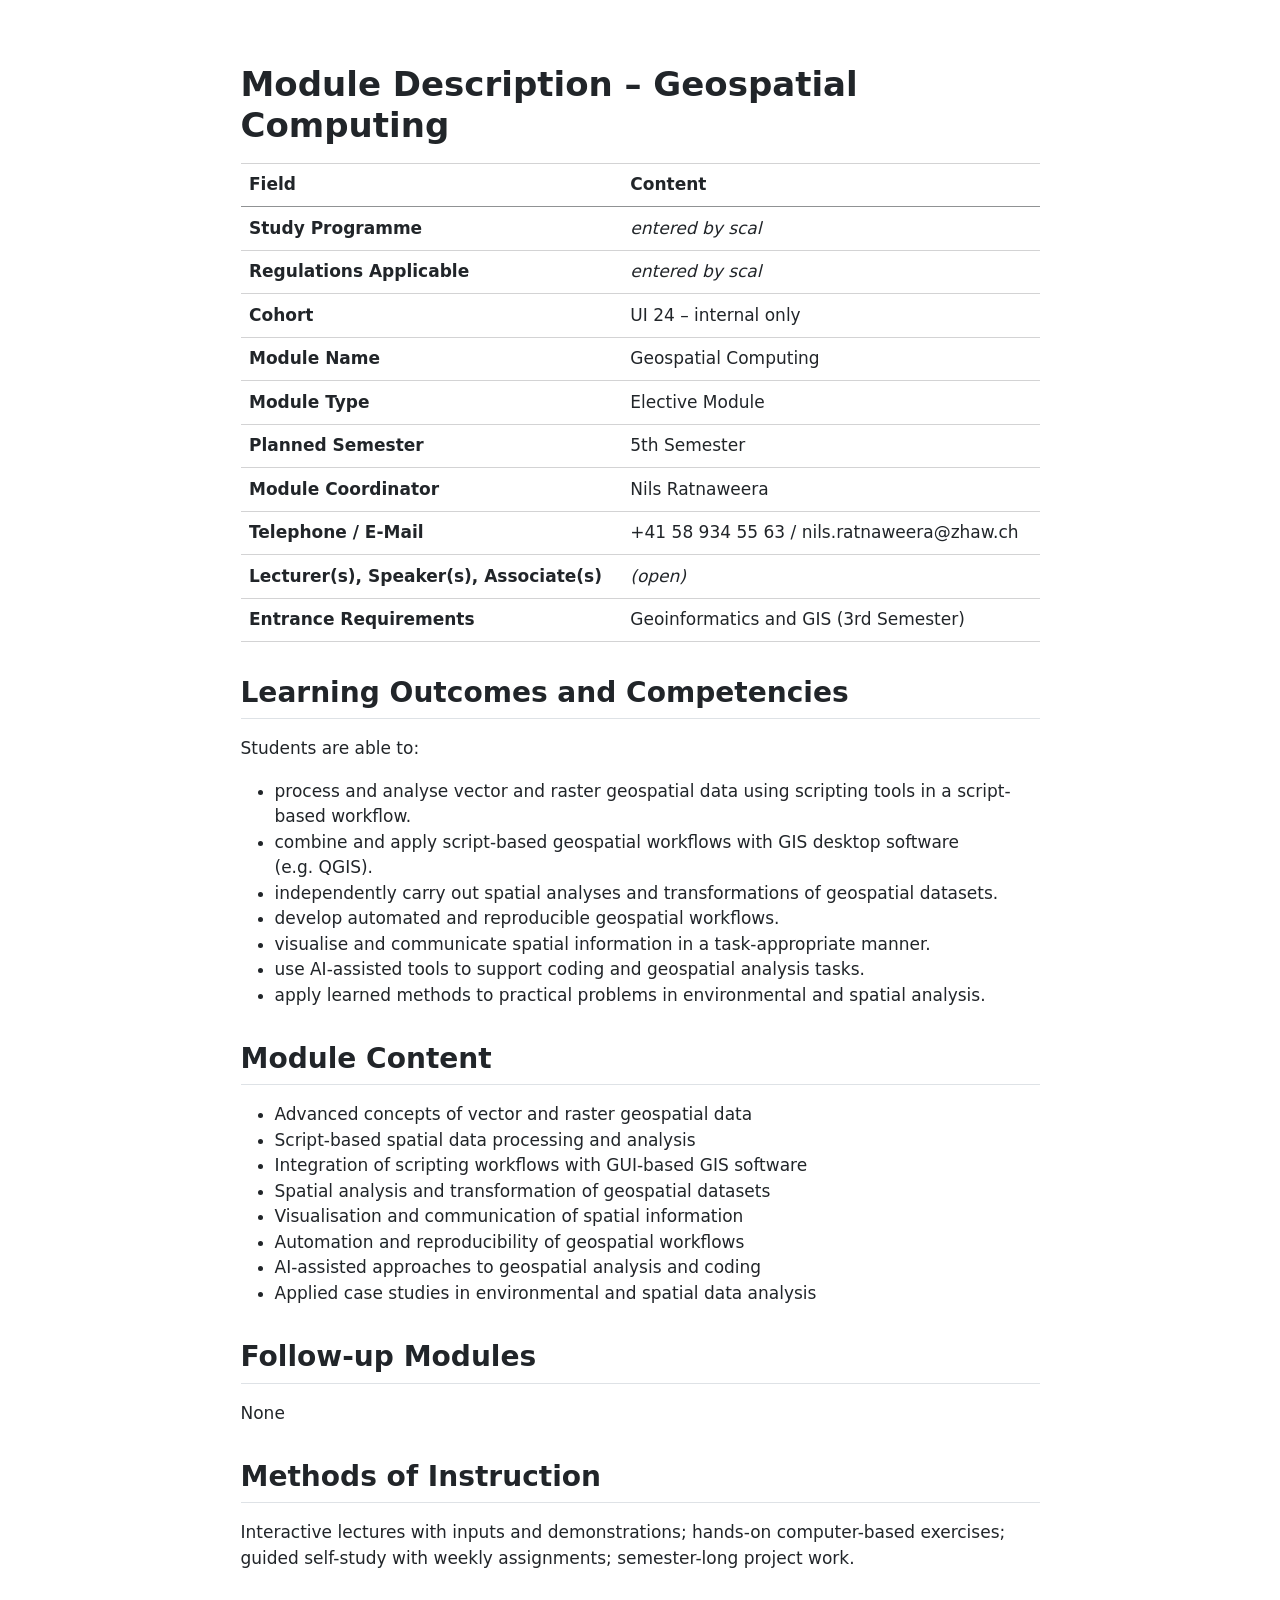
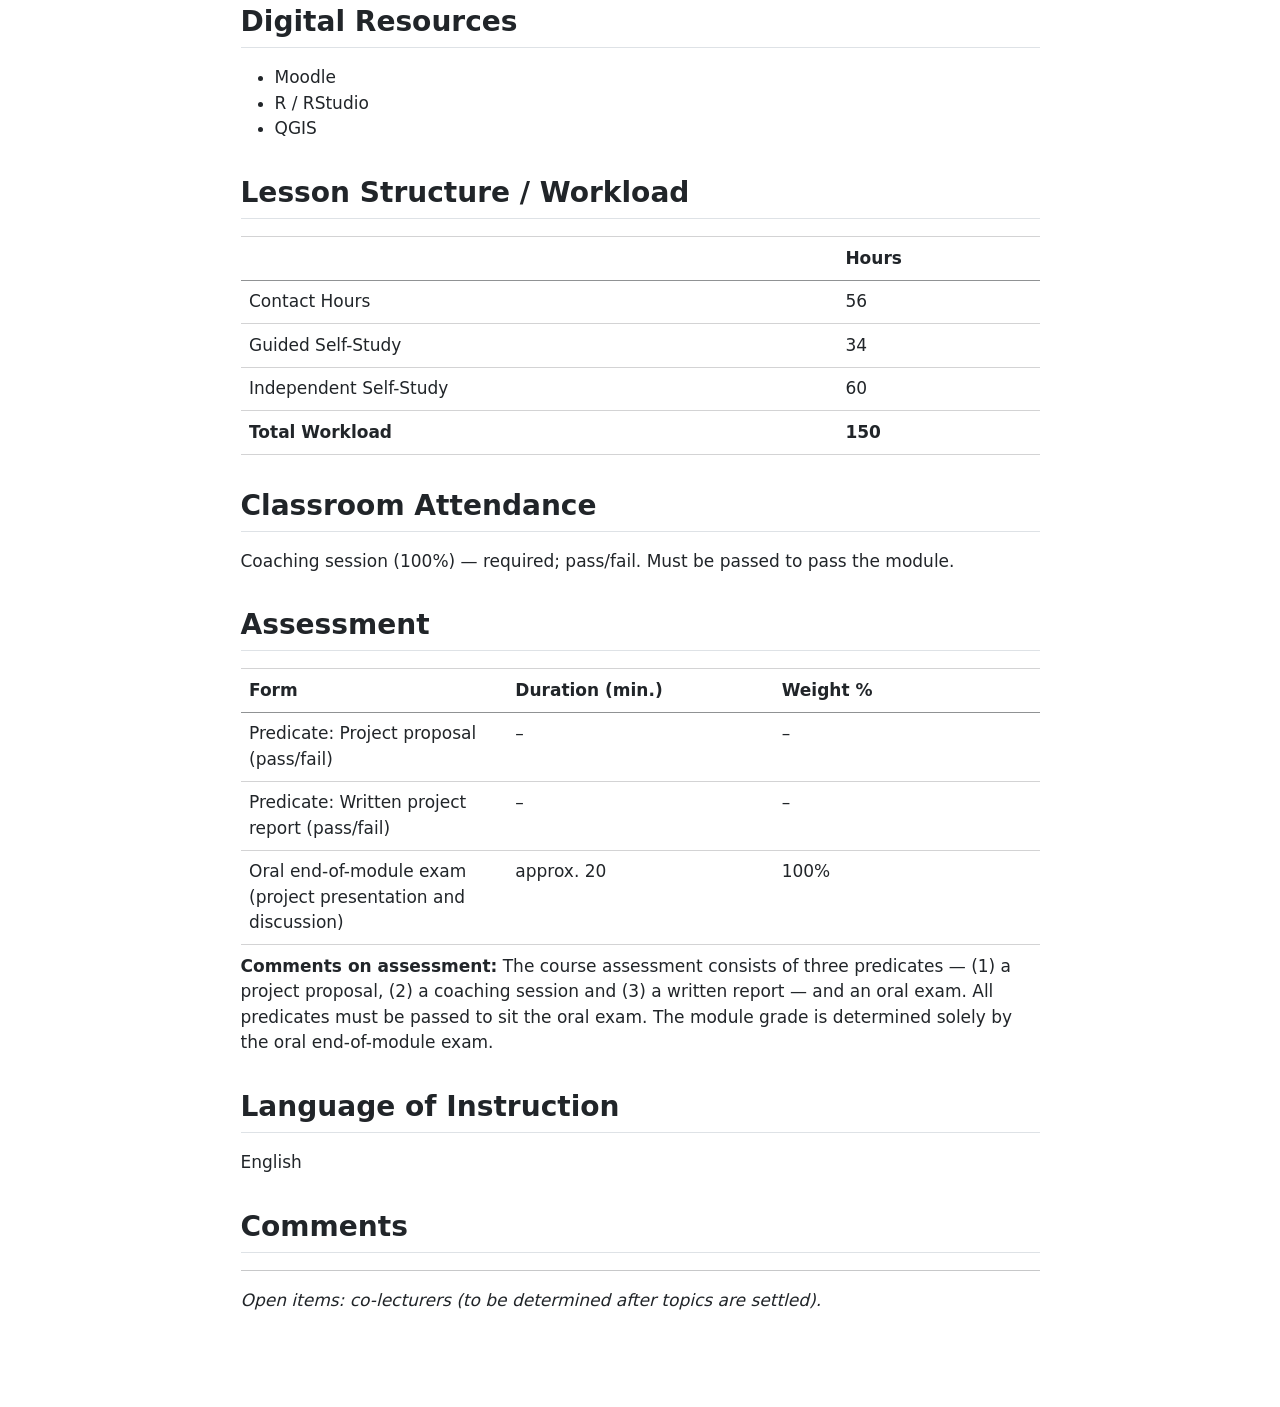
<file: geospatial_computing_modulbeschreibung_draft.html>
<!DOCTYPE html>
<html xmlns="http://www.w3.org/1999/xhtml" lang="en" xml:lang="en"><head>

<meta charset="utf-8">
<meta name="generator" content="quarto-1.9.36">

<meta name="viewport" content="width=device-width, initial-scale=1.0, user-scalable=yes">


<title>geospatial_computing_modulbeschreibung_draft – Geospatial Computing</title>
<style>
/* Default styles provided by pandoc.
** See https://pandoc.org/MANUAL.html#variables-for-html for config info.
*/
code{white-space: pre-wrap;}
span.smallcaps{font-variant: small-caps;}
div.columns{display: flex; gap: min(4vw, 1.5em);}
div.column{flex: auto; overflow-x: auto;}
div.hanging-indent{margin-left: 1.5em; text-indent: -1.5em;}
ul.task-list{list-style: none;}
ul.task-list li input[type="checkbox"] {
  width: 0.8em;
  margin: 0 0.8em 0.2em -1em; /* quarto-specific, see https://github.com/quarto-dev/quarto-cli/issues/4556 */ 
  vertical-align: middle;
}
</style>


<script src="site_libs/quarto-nav/quarto-nav.js"></script>
<script src="site_libs/clipboard/clipboard.min.js"></script>
<script src="site_libs/quarto-search/autocomplete.umd.js"></script>
<script src="site_libs/quarto-search/fuse.min.js"></script>
<script src="site_libs/quarto-search/quarto-search.js"></script>
<meta name="quarto:offset" content="./">
<script src="site_libs/quarto-html/quarto.js" type="module"></script>
<script src="site_libs/quarto-html/tabsets/tabsets.js" type="module"></script>
<script src="site_libs/quarto-html/popper.min.js"></script>
<script src="site_libs/quarto-html/tippy.umd.min.js"></script>
<script src="site_libs/quarto-html/anchor.min.js"></script>
<link href="site_libs/quarto-html/tippy.css" rel="stylesheet">
<link href="site_libs/quarto-html/quarto-syntax-highlighting-845c23b38eaddc0f92fda52bfe77a8c8.css" rel="stylesheet" id="quarto-text-highlighting-styles">
<script src="site_libs/bootstrap/bootstrap.min.js"></script>
<link href="site_libs/bootstrap/bootstrap-icons.css" rel="stylesheet">
<link href="site_libs/bootstrap/bootstrap-f24e557408e12e01b2e1cecebd1628ee.min.css" rel="stylesheet" append-hash="true" id="quarto-bootstrap" data-mode="light">
<script id="quarto-search-options" type="application/json">{
  "location": "sidebar",
  "copy-button": false,
  "collapse-after": 3,
  "panel-placement": "start",
  "type": "textbox",
  "limit": 50,
  "keyboard-shortcut": [
    "f",
    "/",
    "s"
  ],
  "show-item-context": false,
  "language": {
    "search-no-results-text": "No results",
    "search-matching-documents-text": "matching documents",
    "search-copy-link-title": "Copy link to search",
    "search-hide-matches-text": "Hide additional matches",
    "search-more-match-text": "more match in this document",
    "search-more-matches-text": "more matches in this document",
    "search-clear-button-title": "Clear",
    "search-text-placeholder": "",
    "search-detached-cancel-button-title": "Cancel",
    "search-submit-button-title": "Submit",
    "search-label": "Search"
  }
}</script>


</head>

<body class="fullcontent quarto-light">

<div id="quarto-search-results"></div>
<!-- content -->
<div id="quarto-content" class="quarto-container page-columns page-rows-contents page-layout-article">
<!-- sidebar -->
<!-- margin-sidebar -->
    
<!-- main -->
<main class="content" id="quarto-document-content"><header id="title-block-header" class="quarto-title-block"></header>




<section id="module-description-geospatial-computing" class="level1">
<h1>Module Description – Geospatial Computing</h1>
<table class="caption-top table">
<thead>
<tr class="header">
<th>Field</th>
<th>Content</th>
</tr>
</thead>
<tbody>
<tr class="odd">
<td><strong>Study Programme</strong></td>
<td><em>entered by scal</em></td>
</tr>
<tr class="even">
<td><strong>Regulations Applicable</strong></td>
<td><em>entered by scal</em></td>
</tr>
<tr class="odd">
<td><strong>Cohort</strong></td>
<td>UI 24 – internal only</td>
</tr>
<tr class="even">
<td><strong>Module Name</strong></td>
<td>Geospatial Computing</td>
</tr>
<tr class="odd">
<td><strong>Module Type</strong></td>
<td>Elective Module</td>
</tr>
<tr class="even">
<td><strong>Planned Semester</strong></td>
<td>5th Semester</td>
</tr>
<tr class="odd">
<td><strong>Module Coordinator</strong></td>
<td>Nils Ratnaweera</td>
</tr>
<tr class="even">
<td><strong>Telephone / E-Mail</strong></td>
<td>+41 58 934 55 63 / nils.ratnaweera@zhaw.ch</td>
</tr>
<tr class="odd">
<td><strong>Lecturer(s), Speaker(s), Associate(s)</strong></td>
<td><em>(open)</em></td>
</tr>
<tr class="even">
<td><strong>Entrance Requirements</strong></td>
<td>Geoinformatics and GIS (3rd Semester)</td>
</tr>
</tbody>
</table>
<section id="learning-outcomes-and-competencies" class="level2">
<h2 class="anchored" data-anchor-id="learning-outcomes-and-competencies">Learning Outcomes and Competencies</h2>
<p>Students are able to:</p>
<ul>
<li>process and analyse vector and raster geospatial data using scripting tools in a script-based workflow.</li>
<li>combine and apply script-based geospatial workflows with GIS desktop software (e.g.&nbsp;QGIS).</li>
<li>independently carry out spatial analyses and transformations of geospatial datasets.</li>
<li>develop automated and reproducible geospatial workflows.</li>
<li>visualise and communicate spatial information in a task-appropriate manner.</li>
<li>use AI-assisted tools to support coding and geospatial analysis tasks.</li>
<li>apply learned methods to practical problems in environmental and spatial analysis.</li>
</ul>
</section>
<section id="module-content" class="level2">
<h2 class="anchored" data-anchor-id="module-content">Module Content</h2>
<ul>
<li>Advanced concepts of vector and raster geospatial data</li>
<li>Script-based spatial data processing and analysis</li>
<li>Integration of scripting workflows with GUI-based GIS software</li>
<li>Spatial analysis and transformation of geospatial datasets</li>
<li>Visualisation and communication of spatial information</li>
<li>Automation and reproducibility of geospatial workflows</li>
<li>AI-assisted approaches to geospatial analysis and coding</li>
<li>Applied case studies in environmental and spatial data analysis</li>
</ul>
</section>
<section id="follow-up-modules" class="level2">
<h2 class="anchored" data-anchor-id="follow-up-modules">Follow-up Modules</h2>
<p>None</p>
</section>
<section id="methods-of-instruction" class="level2">
<h2 class="anchored" data-anchor-id="methods-of-instruction">Methods of Instruction</h2>
<p>Interactive lectures with inputs and demonstrations; hands-on computer-based exercises; guided self-study with weekly assignments; semester-long project work.</p>
</section>
<section id="digital-resources" class="level2">
<h2 class="anchored" data-anchor-id="digital-resources">Digital Resources</h2>
<ul>
<li>Moodle</li>
<li>R / RStudio</li>
<li>QGIS</li>
</ul>
</section>
<section id="lesson-structure-workload" class="level2">
<h2 class="anchored" data-anchor-id="lesson-structure-workload">Lesson Structure / Workload</h2>
<table class="caption-top table">
<thead>
<tr class="header">
<th></th>
<th>Hours</th>
</tr>
</thead>
<tbody>
<tr class="odd">
<td>Contact Hours</td>
<td>56</td>
</tr>
<tr class="even">
<td>Guided Self-Study</td>
<td>34</td>
</tr>
<tr class="odd">
<td>Independent Self-Study</td>
<td>60</td>
</tr>
<tr class="even">
<td><strong>Total Workload</strong></td>
<td><strong>150</strong></td>
</tr>
</tbody>
</table>
</section>
<section id="classroom-attendance" class="level2">
<h2 class="anchored" data-anchor-id="classroom-attendance">Classroom Attendance</h2>
<p>Coaching session (100%) — required; pass/fail. Must be passed to pass the module.</p>
</section>
<section id="assessment" class="level2">
<h2 class="anchored" data-anchor-id="assessment">Assessment</h2>
<table class="caption-top table">
<colgroup>
<col style="width: 33%">
<col style="width: 33%">
<col style="width: 33%">
</colgroup>
<thead>
<tr class="header">
<th>Form</th>
<th>Duration (min.)</th>
<th>Weight %</th>
</tr>
</thead>
<tbody>
<tr class="odd">
<td>Predicate: Project proposal (pass/fail)</td>
<td>–</td>
<td>–</td>
</tr>
<tr class="even">
<td>Predicate: Written project report (pass/fail)</td>
<td>–</td>
<td>–</td>
</tr>
<tr class="odd">
<td>Oral end-of-module exam (project presentation and discussion)</td>
<td>approx. 20</td>
<td>100%</td>
</tr>
</tbody>
</table>
<p><strong>Comments on assessment:</strong> The course assessment consists of three predicates — (1) a project proposal, (2) a coaching session and (3) a written report — and an oral exam. All predicates must be passed to sit the oral exam. The module grade is determined solely by the oral end-of-module exam.</p>
</section>
<section id="language-of-instruction" class="level2">
<h2 class="anchored" data-anchor-id="language-of-instruction">Language of Instruction</h2>
<p>English</p>
</section>
<section id="comments" class="level2">
<h2 class="anchored" data-anchor-id="comments">Comments</h2>
<hr>
<p><em>Open items: co-lecturers (to be determined after topics are settled).</em></p>


</section>
</section>

</main> <!-- /main -->
<script id="quarto-html-after-body" type="application/javascript">
  window.document.addEventListener("DOMContentLoaded", function (event) {
    const icon = "";
    const anchorJS = new window.AnchorJS();
    anchorJS.options = {
      placement: 'right',
      icon: icon
    };
    anchorJS.add('.anchored');
    const isCodeAnnotation = (el) => {
      for (const clz of el.classList) {
        if (clz.startsWith('code-annotation-')) {                     
          return true;
        }
      }
      return false;
    }
    const onCopySuccess = function(e) {
      // button target
      const button = e.trigger;
      // don't keep focus
      button.blur();
      // flash "checked"
      button.classList.add('code-copy-button-checked');
      var currentTitle = button.getAttribute("title");
      button.setAttribute("title", "Copied!");
      let tooltip;
      if (window.bootstrap) {
        button.setAttribute("data-bs-toggle", "tooltip");
        button.setAttribute("data-bs-placement", "left");
        button.setAttribute("data-bs-title", "Copied!");
        tooltip = new bootstrap.Tooltip(button, 
          { trigger: "manual", 
            customClass: "code-copy-button-tooltip",
            offset: [0, -8]});
        tooltip.show();    
      }
      setTimeout(function() {
        if (tooltip) {
          tooltip.hide();
          button.removeAttribute("data-bs-title");
          button.removeAttribute("data-bs-toggle");
          button.removeAttribute("data-bs-placement");
        }
        button.setAttribute("title", currentTitle);
        button.classList.remove('code-copy-button-checked');
      }, 1000);
      // clear code selection
      e.clearSelection();
    }
    const getTextToCopy = function(trigger) {
      const outerScaffold = trigger.parentElement.cloneNode(true);
      const codeEl = outerScaffold.querySelector('code');
      for (const childEl of codeEl.children) {
        if (isCodeAnnotation(childEl)) {
          childEl.remove();
        }
      }
      return codeEl.innerText;
    }
    const clipboard = new window.ClipboardJS('.code-copy-button:not([data-in-quarto-modal])', {
      text: getTextToCopy
    });
    clipboard.on('success', onCopySuccess);
    if (window.document.getElementById('quarto-embedded-source-code-modal')) {
      const clipboardModal = new window.ClipboardJS('.code-copy-button[data-in-quarto-modal]', {
        text: getTextToCopy,
        container: window.document.getElementById('quarto-embedded-source-code-modal')
      });
      clipboardModal.on('success', onCopySuccess);
    }
      var localhostRegex = new RegExp(/^(?:http|https):\/\/localhost\:?[0-9]*\//);
      var mailtoRegex = new RegExp(/^mailto:/);
        var filterRegex = new RegExp("https:\/\/zhaw-geospatial-computing\.github\.io\/info\/");
      var isInternal = (href) => {
          return filterRegex.test(href) || localhostRegex.test(href) || mailtoRegex.test(href);
      }
      // Inspect non-navigation links and adorn them if external
     var links = window.document.querySelectorAll('a[href]:not(.nav-link):not(.navbar-brand):not(.toc-action):not(.sidebar-link):not(.sidebar-item-toggle):not(.pagination-link):not(.no-external):not([aria-hidden]):not(.dropdown-item):not(.quarto-navigation-tool):not(.about-link)');
      for (var i=0; i<links.length; i++) {
        const link = links[i];
        if (!isInternal(link.href)) {
          // undo the damage that might have been done by quarto-nav.js in the case of
          // links that we want to consider external
          if (link.dataset.originalHref !== undefined) {
            link.href = link.dataset.originalHref;
          }
        }
      }
    function tippyHover(el, contentFn, onTriggerFn, onUntriggerFn) {
      const config = {
        allowHTML: true,
        maxWidth: 500,
        delay: 100,
        arrow: false,
        appendTo: function(el) {
            return el.parentElement;
        },
        interactive: true,
        interactiveBorder: 10,
        theme: 'quarto',
        placement: 'bottom-start',
      };
      if (contentFn) {
        config.content = contentFn;
      }
      if (onTriggerFn) {
        config.onTrigger = onTriggerFn;
      }
      if (onUntriggerFn) {
        config.onUntrigger = onUntriggerFn;
      }
      window.tippy(el, config); 
    }
    const noterefs = window.document.querySelectorAll('a[role="doc-noteref"]');
    for (var i=0; i<noterefs.length; i++) {
      const ref = noterefs[i];
      tippyHover(ref, function() {
        // use id or data attribute instead here
        let href = ref.getAttribute('data-footnote-href') || ref.getAttribute('href');
        try { href = new URL(href).hash; } catch {}
        const id = href.replace(/^#\/?/, "");
        const note = window.document.getElementById(id);
        if (note) {
          return note.innerHTML;
        } else {
          return "";
        }
      });
    }
    const xrefs = window.document.querySelectorAll('a.quarto-xref');
    const processXRef = (id, note) => {
      // Strip column container classes
      const stripColumnClz = (el) => {
        el.classList.remove("page-full", "page-columns");
        if (el.children) {
          for (const child of el.children) {
            stripColumnClz(child);
          }
        }
      }
      stripColumnClz(note)
      if (id === null || id.startsWith('sec-')) {
        // Special case sections, only their first couple elements
        const container = document.createElement("div");
        if (note.children && note.children.length > 2) {
          container.appendChild(note.children[0].cloneNode(true));
          for (let i = 1; i < note.children.length; i++) {
            const child = note.children[i];
            if (child.tagName === "P" && child.innerText === "") {
              continue;
            } else {
              container.appendChild(child.cloneNode(true));
              break;
            }
          }
          if (window.Quarto?.typesetMath) {
            window.Quarto.typesetMath(container);
          }
          return container.innerHTML
        } else {
          if (window.Quarto?.typesetMath) {
            window.Quarto.typesetMath(note);
          }
          return note.innerHTML;
        }
      } else {
        // Remove any anchor links if they are present
        const anchorLink = note.querySelector('a.anchorjs-link');
        if (anchorLink) {
          anchorLink.remove();
        }
        if (window.Quarto?.typesetMath) {
          window.Quarto.typesetMath(note);
        }
        if (note.classList.contains("callout")) {
          return note.outerHTML;
        } else {
          return note.innerHTML;
        }
      }
    }
    for (var i=0; i<xrefs.length; i++) {
      const xref = xrefs[i];
      tippyHover(xref, undefined, function(instance) {
        instance.disable();
        let url = xref.getAttribute('href');
        let hash = undefined; 
        if (url.startsWith('#')) {
          hash = url;
        } else {
          try { hash = new URL(url).hash; } catch {}
        }
        if (hash) {
          const id = hash.replace(/^#\/?/, "");
          const note = window.document.getElementById(id);
          if (note !== null) {
            try {
              const html = processXRef(id, note.cloneNode(true));
              instance.setContent(html);
            } finally {
              instance.enable();
              instance.show();
            }
          } else {
            // See if we can fetch this
            fetch(url.split('#')[0])
            .then(res => res.text())
            .then(html => {
              const parser = new DOMParser();
              const htmlDoc = parser.parseFromString(html, "text/html");
              const note = htmlDoc.getElementById(id);
              if (note !== null) {
                const html = processXRef(id, note);
                instance.setContent(html);
              } 
            }).finally(() => {
              instance.enable();
              instance.show();
            });
          }
        } else {
          // See if we can fetch a full url (with no hash to target)
          // This is a special case and we should probably do some content thinning / targeting
          fetch(url)
          .then(res => res.text())
          .then(html => {
            const parser = new DOMParser();
            const htmlDoc = parser.parseFromString(html, "text/html");
            const note = htmlDoc.querySelector('main.content');
            if (note !== null) {
              // This should only happen for chapter cross references
              // (since there is no id in the URL)
              // remove the first header
              if (note.children.length > 0 && note.children[0].tagName === "HEADER") {
                note.children[0].remove();
              }
              const html = processXRef(null, note);
              instance.setContent(html);
            } 
          }).finally(() => {
            instance.enable();
            instance.show();
          });
        }
      }, function(instance) {
      });
    }
        let selectedAnnoteEl;
        const selectorForAnnotation = ( cell, annotation) => {
          let cellAttr = 'data-code-cell="' + cell + '"';
          let lineAttr = 'data-code-annotation="' +  annotation + '"';
          const selector = 'span[' + cellAttr + '][' + lineAttr + ']';
          return selector;
        }
        const selectCodeLines = (annoteEl) => {
          const doc = window.document;
          const targetCell = annoteEl.getAttribute("data-target-cell");
          const targetAnnotation = annoteEl.getAttribute("data-target-annotation");
          const annoteSpan = window.document.querySelector(selectorForAnnotation(targetCell, targetAnnotation));
          const lines = annoteSpan.getAttribute("data-code-lines").split(",");
          const lineIds = lines.map((line) => {
            return targetCell + "-" + line;
          })
          let top = null;
          let height = null;
          let parent = null;
          if (lineIds.length > 0) {
              //compute the position of the single el (top and bottom and make a div)
              const el = window.document.getElementById(lineIds[0]);
              top = el.offsetTop;
              height = el.offsetHeight;
              parent = el.parentElement.parentElement;
            if (lineIds.length > 1) {
              const lastEl = window.document.getElementById(lineIds[lineIds.length - 1]);
              const bottom = lastEl.offsetTop + lastEl.offsetHeight;
              height = bottom - top;
            }
            if (top !== null && height !== null && parent !== null) {
              // cook up a div (if necessary) and position it 
              let div = window.document.getElementById("code-annotation-line-highlight");
              if (div === null) {
                div = window.document.createElement("div");
                div.setAttribute("id", "code-annotation-line-highlight");
                div.style.position = 'absolute';
                parent.appendChild(div);
              }
              div.style.top = top - 2 + "px";
              div.style.height = height + 4 + "px";
              div.style.left = 0;
              let gutterDiv = window.document.getElementById("code-annotation-line-highlight-gutter");
              if (gutterDiv === null) {
                gutterDiv = window.document.createElement("div");
                gutterDiv.setAttribute("id", "code-annotation-line-highlight-gutter");
                gutterDiv.style.position = 'absolute';
                const codeCell = window.document.getElementById(targetCell);
                const gutter = codeCell.querySelector('.code-annotation-gutter');
                gutter.appendChild(gutterDiv);
              }
              gutterDiv.style.top = top - 2 + "px";
              gutterDiv.style.height = height + 4 + "px";
            }
            selectedAnnoteEl = annoteEl;
          }
        };
        const unselectCodeLines = () => {
          const elementsIds = ["code-annotation-line-highlight", "code-annotation-line-highlight-gutter"];
          elementsIds.forEach((elId) => {
            const div = window.document.getElementById(elId);
            if (div) {
              div.remove();
            }
          });
          selectedAnnoteEl = undefined;
        };
          // Handle positioning of the toggle
      window.addEventListener(
        "resize",
        throttle(() => {
          elRect = undefined;
          if (selectedAnnoteEl) {
            selectCodeLines(selectedAnnoteEl);
          }
        }, 10)
      );
      function throttle(fn, ms) {
      let throttle = false;
      let timer;
        return (...args) => {
          if(!throttle) { // first call gets through
              fn.apply(this, args);
              throttle = true;
          } else { // all the others get throttled
              if(timer) clearTimeout(timer); // cancel #2
              timer = setTimeout(() => {
                fn.apply(this, args);
                timer = throttle = false;
              }, ms);
          }
        };
      }
        // Attach click handler to the DT
        const annoteDls = window.document.querySelectorAll('dt[data-target-cell]');
        for (const annoteDlNode of annoteDls) {
          annoteDlNode.addEventListener('click', (event) => {
            const clickedEl = event.target;
            if (clickedEl !== selectedAnnoteEl) {
              unselectCodeLines();
              const activeEl = window.document.querySelector('dt[data-target-cell].code-annotation-active');
              if (activeEl) {
                activeEl.classList.remove('code-annotation-active');
              }
              selectCodeLines(clickedEl);
              clickedEl.classList.add('code-annotation-active');
            } else {
              // Unselect the line
              unselectCodeLines();
              clickedEl.classList.remove('code-annotation-active');
            }
          });
        }
    const findCites = (el) => {
      const parentEl = el.parentElement;
      if (parentEl) {
        const cites = parentEl.dataset.cites;
        if (cites) {
          return {
            el,
            cites: cites.split(' ')
          };
        } else {
          return findCites(el.parentElement)
        }
      } else {
        return undefined;
      }
    };
    var bibliorefs = window.document.querySelectorAll('a[role="doc-biblioref"]');
    for (var i=0; i<bibliorefs.length; i++) {
      const ref = bibliorefs[i];
      const citeInfo = findCites(ref);
      if (citeInfo) {
        tippyHover(citeInfo.el, function() {
          var popup = window.document.createElement('div');
          citeInfo.cites.forEach(function(cite) {
            var citeDiv = window.document.createElement('div');
            citeDiv.classList.add('hanging-indent');
            citeDiv.classList.add('csl-entry');
            var biblioDiv = window.document.getElementById('ref-' + cite);
            if (biblioDiv) {
              citeDiv.innerHTML = biblioDiv.innerHTML;
            }
            popup.appendChild(citeDiv);
          });
          return popup.innerHTML;
        });
      }
    }
  });
  </script>
</div> <!-- /content -->




</body></html>
</file>
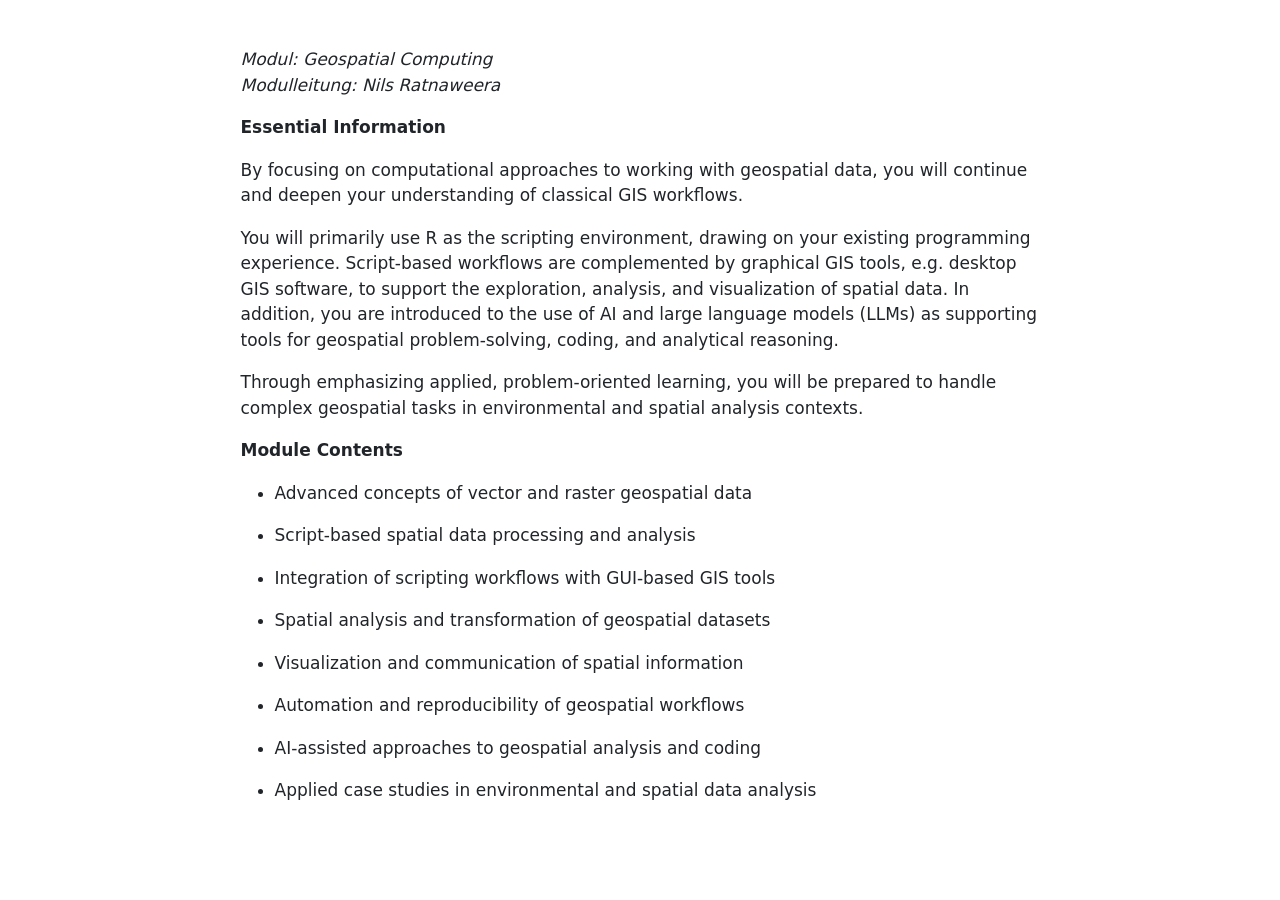
<file: geospatial_computing_studienplanner.html>
<!DOCTYPE html>
<html xmlns="http://www.w3.org/1999/xhtml" lang="en" xml:lang="en"><head>

<meta charset="utf-8">
<meta name="generator" content="quarto-1.9.36">

<meta name="viewport" content="width=device-width, initial-scale=1.0, user-scalable=yes">


<title>geospatial_computing_studienplanner – Geospatial Computing</title>
<style>
/* Default styles provided by pandoc.
** See https://pandoc.org/MANUAL.html#variables-for-html for config info.
*/
code{white-space: pre-wrap;}
span.smallcaps{font-variant: small-caps;}
div.columns{display: flex; gap: min(4vw, 1.5em);}
div.column{flex: auto; overflow-x: auto;}
div.hanging-indent{margin-left: 1.5em; text-indent: -1.5em;}
ul.task-list{list-style: none;}
ul.task-list li input[type="checkbox"] {
  width: 0.8em;
  margin: 0 0.8em 0.2em -1em; /* quarto-specific, see https://github.com/quarto-dev/quarto-cli/issues/4556 */ 
  vertical-align: middle;
}
</style>


<script src="site_libs/quarto-nav/quarto-nav.js"></script>
<script src="site_libs/clipboard/clipboard.min.js"></script>
<script src="site_libs/quarto-search/autocomplete.umd.js"></script>
<script src="site_libs/quarto-search/fuse.min.js"></script>
<script src="site_libs/quarto-search/quarto-search.js"></script>
<meta name="quarto:offset" content="./">
<script src="site_libs/quarto-html/quarto.js" type="module"></script>
<script src="site_libs/quarto-html/tabsets/tabsets.js" type="module"></script>
<script src="site_libs/quarto-html/popper.min.js"></script>
<script src="site_libs/quarto-html/tippy.umd.min.js"></script>
<script src="site_libs/quarto-html/anchor.min.js"></script>
<link href="site_libs/quarto-html/tippy.css" rel="stylesheet">
<link href="site_libs/quarto-html/quarto-syntax-highlighting-845c23b38eaddc0f92fda52bfe77a8c8.css" rel="stylesheet" id="quarto-text-highlighting-styles">
<script src="site_libs/bootstrap/bootstrap.min.js"></script>
<link href="site_libs/bootstrap/bootstrap-icons.css" rel="stylesheet">
<link href="site_libs/bootstrap/bootstrap-f24e557408e12e01b2e1cecebd1628ee.min.css" rel="stylesheet" append-hash="true" id="quarto-bootstrap" data-mode="light">
<script id="quarto-search-options" type="application/json">{
  "location": "sidebar",
  "copy-button": false,
  "collapse-after": 3,
  "panel-placement": "start",
  "type": "textbox",
  "limit": 50,
  "keyboard-shortcut": [
    "f",
    "/",
    "s"
  ],
  "show-item-context": false,
  "language": {
    "search-no-results-text": "No results",
    "search-matching-documents-text": "matching documents",
    "search-copy-link-title": "Copy link to search",
    "search-hide-matches-text": "Hide additional matches",
    "search-more-match-text": "more match in this document",
    "search-more-matches-text": "more matches in this document",
    "search-clear-button-title": "Clear",
    "search-text-placeholder": "",
    "search-detached-cancel-button-title": "Cancel",
    "search-submit-button-title": "Submit",
    "search-label": "Search"
  }
}</script>


</head>

<body class="fullcontent quarto-light">

<div id="quarto-search-results"></div>
<!-- content -->
<div id="quarto-content" class="quarto-container page-columns page-rows-contents page-layout-article">
<!-- sidebar -->
<!-- margin-sidebar -->
    
<!-- main -->
<main class="content" id="quarto-document-content"><header id="title-block-header" class="quarto-title-block"></header>




<p><em>Modul: Geospatial Computing<br>
Modulleitung: Nils Ratnaweera</em></p>
<p><strong>Essential Information</strong></p>
<p>By focusing on computational approaches to working with geospatial data, you will continue and deepen your understanding of classical GIS workflows.</p>
<p>You will primarily use R as the scripting environment, drawing on your existing programming experience. Script-based workflows are complemented by graphical GIS tools, e.g.&nbsp;desktop GIS software, to support the exploration, analysis, and visualization of spatial data. In addition, you are introduced to the use of AI and large language models (LLMs) as supporting tools for geospatial problem-solving, coding, and analytical reasoning.</p>
<p>Through emphasizing applied, problem-oriented learning, you will be prepared to handle complex geospatial tasks in environmental and spatial analysis contexts.</p>
<p><strong>Module Contents</strong></p>
<ul>
<li><p>Advanced concepts of vector and raster geospatial data</p></li>
<li><p>Script-based spatial data processing and analysis</p></li>
<li><p>Integration of scripting workflows with GUI-based GIS tools</p></li>
<li><p>Spatial analysis and transformation of geospatial datasets</p></li>
<li><p>Visualization and communication of spatial information</p></li>
<li><p>Automation and reproducibility of geospatial workflows</p></li>
<li><p>AI-assisted approaches to geospatial analysis and coding</p></li>
<li><p>Applied case studies in environmental and spatial data analysis</p></li>
</ul>



</main> <!-- /main -->
<script id="quarto-html-after-body" type="application/javascript">
  window.document.addEventListener("DOMContentLoaded", function (event) {
    const icon = "";
    const anchorJS = new window.AnchorJS();
    anchorJS.options = {
      placement: 'right',
      icon: icon
    };
    anchorJS.add('.anchored');
    const isCodeAnnotation = (el) => {
      for (const clz of el.classList) {
        if (clz.startsWith('code-annotation-')) {                     
          return true;
        }
      }
      return false;
    }
    const onCopySuccess = function(e) {
      // button target
      const button = e.trigger;
      // don't keep focus
      button.blur();
      // flash "checked"
      button.classList.add('code-copy-button-checked');
      var currentTitle = button.getAttribute("title");
      button.setAttribute("title", "Copied!");
      let tooltip;
      if (window.bootstrap) {
        button.setAttribute("data-bs-toggle", "tooltip");
        button.setAttribute("data-bs-placement", "left");
        button.setAttribute("data-bs-title", "Copied!");
        tooltip = new bootstrap.Tooltip(button, 
          { trigger: "manual", 
            customClass: "code-copy-button-tooltip",
            offset: [0, -8]});
        tooltip.show();    
      }
      setTimeout(function() {
        if (tooltip) {
          tooltip.hide();
          button.removeAttribute("data-bs-title");
          button.removeAttribute("data-bs-toggle");
          button.removeAttribute("data-bs-placement");
        }
        button.setAttribute("title", currentTitle);
        button.classList.remove('code-copy-button-checked');
      }, 1000);
      // clear code selection
      e.clearSelection();
    }
    const getTextToCopy = function(trigger) {
      const outerScaffold = trigger.parentElement.cloneNode(true);
      const codeEl = outerScaffold.querySelector('code');
      for (const childEl of codeEl.children) {
        if (isCodeAnnotation(childEl)) {
          childEl.remove();
        }
      }
      return codeEl.innerText;
    }
    const clipboard = new window.ClipboardJS('.code-copy-button:not([data-in-quarto-modal])', {
      text: getTextToCopy
    });
    clipboard.on('success', onCopySuccess);
    if (window.document.getElementById('quarto-embedded-source-code-modal')) {
      const clipboardModal = new window.ClipboardJS('.code-copy-button[data-in-quarto-modal]', {
        text: getTextToCopy,
        container: window.document.getElementById('quarto-embedded-source-code-modal')
      });
      clipboardModal.on('success', onCopySuccess);
    }
      var localhostRegex = new RegExp(/^(?:http|https):\/\/localhost\:?[0-9]*\//);
      var mailtoRegex = new RegExp(/^mailto:/);
        var filterRegex = new RegExp("https:\/\/zhaw-geospatial-computing\.github\.io\/info\/");
      var isInternal = (href) => {
          return filterRegex.test(href) || localhostRegex.test(href) || mailtoRegex.test(href);
      }
      // Inspect non-navigation links and adorn them if external
     var links = window.document.querySelectorAll('a[href]:not(.nav-link):not(.navbar-brand):not(.toc-action):not(.sidebar-link):not(.sidebar-item-toggle):not(.pagination-link):not(.no-external):not([aria-hidden]):not(.dropdown-item):not(.quarto-navigation-tool):not(.about-link)');
      for (var i=0; i<links.length; i++) {
        const link = links[i];
        if (!isInternal(link.href)) {
          // undo the damage that might have been done by quarto-nav.js in the case of
          // links that we want to consider external
          if (link.dataset.originalHref !== undefined) {
            link.href = link.dataset.originalHref;
          }
        }
      }
    function tippyHover(el, contentFn, onTriggerFn, onUntriggerFn) {
      const config = {
        allowHTML: true,
        maxWidth: 500,
        delay: 100,
        arrow: false,
        appendTo: function(el) {
            return el.parentElement;
        },
        interactive: true,
        interactiveBorder: 10,
        theme: 'quarto',
        placement: 'bottom-start',
      };
      if (contentFn) {
        config.content = contentFn;
      }
      if (onTriggerFn) {
        config.onTrigger = onTriggerFn;
      }
      if (onUntriggerFn) {
        config.onUntrigger = onUntriggerFn;
      }
      window.tippy(el, config); 
    }
    const noterefs = window.document.querySelectorAll('a[role="doc-noteref"]');
    for (var i=0; i<noterefs.length; i++) {
      const ref = noterefs[i];
      tippyHover(ref, function() {
        // use id or data attribute instead here
        let href = ref.getAttribute('data-footnote-href') || ref.getAttribute('href');
        try { href = new URL(href).hash; } catch {}
        const id = href.replace(/^#\/?/, "");
        const note = window.document.getElementById(id);
        if (note) {
          return note.innerHTML;
        } else {
          return "";
        }
      });
    }
    const xrefs = window.document.querySelectorAll('a.quarto-xref');
    const processXRef = (id, note) => {
      // Strip column container classes
      const stripColumnClz = (el) => {
        el.classList.remove("page-full", "page-columns");
        if (el.children) {
          for (const child of el.children) {
            stripColumnClz(child);
          }
        }
      }
      stripColumnClz(note)
      if (id === null || id.startsWith('sec-')) {
        // Special case sections, only their first couple elements
        const container = document.createElement("div");
        if (note.children && note.children.length > 2) {
          container.appendChild(note.children[0].cloneNode(true));
          for (let i = 1; i < note.children.length; i++) {
            const child = note.children[i];
            if (child.tagName === "P" && child.innerText === "") {
              continue;
            } else {
              container.appendChild(child.cloneNode(true));
              break;
            }
          }
          if (window.Quarto?.typesetMath) {
            window.Quarto.typesetMath(container);
          }
          return container.innerHTML
        } else {
          if (window.Quarto?.typesetMath) {
            window.Quarto.typesetMath(note);
          }
          return note.innerHTML;
        }
      } else {
        // Remove any anchor links if they are present
        const anchorLink = note.querySelector('a.anchorjs-link');
        if (anchorLink) {
          anchorLink.remove();
        }
        if (window.Quarto?.typesetMath) {
          window.Quarto.typesetMath(note);
        }
        if (note.classList.contains("callout")) {
          return note.outerHTML;
        } else {
          return note.innerHTML;
        }
      }
    }
    for (var i=0; i<xrefs.length; i++) {
      const xref = xrefs[i];
      tippyHover(xref, undefined, function(instance) {
        instance.disable();
        let url = xref.getAttribute('href');
        let hash = undefined; 
        if (url.startsWith('#')) {
          hash = url;
        } else {
          try { hash = new URL(url).hash; } catch {}
        }
        if (hash) {
          const id = hash.replace(/^#\/?/, "");
          const note = window.document.getElementById(id);
          if (note !== null) {
            try {
              const html = processXRef(id, note.cloneNode(true));
              instance.setContent(html);
            } finally {
              instance.enable();
              instance.show();
            }
          } else {
            // See if we can fetch this
            fetch(url.split('#')[0])
            .then(res => res.text())
            .then(html => {
              const parser = new DOMParser();
              const htmlDoc = parser.parseFromString(html, "text/html");
              const note = htmlDoc.getElementById(id);
              if (note !== null) {
                const html = processXRef(id, note);
                instance.setContent(html);
              } 
            }).finally(() => {
              instance.enable();
              instance.show();
            });
          }
        } else {
          // See if we can fetch a full url (with no hash to target)
          // This is a special case and we should probably do some content thinning / targeting
          fetch(url)
          .then(res => res.text())
          .then(html => {
            const parser = new DOMParser();
            const htmlDoc = parser.parseFromString(html, "text/html");
            const note = htmlDoc.querySelector('main.content');
            if (note !== null) {
              // This should only happen for chapter cross references
              // (since there is no id in the URL)
              // remove the first header
              if (note.children.length > 0 && note.children[0].tagName === "HEADER") {
                note.children[0].remove();
              }
              const html = processXRef(null, note);
              instance.setContent(html);
            } 
          }).finally(() => {
            instance.enable();
            instance.show();
          });
        }
      }, function(instance) {
      });
    }
        let selectedAnnoteEl;
        const selectorForAnnotation = ( cell, annotation) => {
          let cellAttr = 'data-code-cell="' + cell + '"';
          let lineAttr = 'data-code-annotation="' +  annotation + '"';
          const selector = 'span[' + cellAttr + '][' + lineAttr + ']';
          return selector;
        }
        const selectCodeLines = (annoteEl) => {
          const doc = window.document;
          const targetCell = annoteEl.getAttribute("data-target-cell");
          const targetAnnotation = annoteEl.getAttribute("data-target-annotation");
          const annoteSpan = window.document.querySelector(selectorForAnnotation(targetCell, targetAnnotation));
          const lines = annoteSpan.getAttribute("data-code-lines").split(",");
          const lineIds = lines.map((line) => {
            return targetCell + "-" + line;
          })
          let top = null;
          let height = null;
          let parent = null;
          if (lineIds.length > 0) {
              //compute the position of the single el (top and bottom and make a div)
              const el = window.document.getElementById(lineIds[0]);
              top = el.offsetTop;
              height = el.offsetHeight;
              parent = el.parentElement.parentElement;
            if (lineIds.length > 1) {
              const lastEl = window.document.getElementById(lineIds[lineIds.length - 1]);
              const bottom = lastEl.offsetTop + lastEl.offsetHeight;
              height = bottom - top;
            }
            if (top !== null && height !== null && parent !== null) {
              // cook up a div (if necessary) and position it 
              let div = window.document.getElementById("code-annotation-line-highlight");
              if (div === null) {
                div = window.document.createElement("div");
                div.setAttribute("id", "code-annotation-line-highlight");
                div.style.position = 'absolute';
                parent.appendChild(div);
              }
              div.style.top = top - 2 + "px";
              div.style.height = height + 4 + "px";
              div.style.left = 0;
              let gutterDiv = window.document.getElementById("code-annotation-line-highlight-gutter");
              if (gutterDiv === null) {
                gutterDiv = window.document.createElement("div");
                gutterDiv.setAttribute("id", "code-annotation-line-highlight-gutter");
                gutterDiv.style.position = 'absolute';
                const codeCell = window.document.getElementById(targetCell);
                const gutter = codeCell.querySelector('.code-annotation-gutter');
                gutter.appendChild(gutterDiv);
              }
              gutterDiv.style.top = top - 2 + "px";
              gutterDiv.style.height = height + 4 + "px";
            }
            selectedAnnoteEl = annoteEl;
          }
        };
        const unselectCodeLines = () => {
          const elementsIds = ["code-annotation-line-highlight", "code-annotation-line-highlight-gutter"];
          elementsIds.forEach((elId) => {
            const div = window.document.getElementById(elId);
            if (div) {
              div.remove();
            }
          });
          selectedAnnoteEl = undefined;
        };
          // Handle positioning of the toggle
      window.addEventListener(
        "resize",
        throttle(() => {
          elRect = undefined;
          if (selectedAnnoteEl) {
            selectCodeLines(selectedAnnoteEl);
          }
        }, 10)
      );
      function throttle(fn, ms) {
      let throttle = false;
      let timer;
        return (...args) => {
          if(!throttle) { // first call gets through
              fn.apply(this, args);
              throttle = true;
          } else { // all the others get throttled
              if(timer) clearTimeout(timer); // cancel #2
              timer = setTimeout(() => {
                fn.apply(this, args);
                timer = throttle = false;
              }, ms);
          }
        };
      }
        // Attach click handler to the DT
        const annoteDls = window.document.querySelectorAll('dt[data-target-cell]');
        for (const annoteDlNode of annoteDls) {
          annoteDlNode.addEventListener('click', (event) => {
            const clickedEl = event.target;
            if (clickedEl !== selectedAnnoteEl) {
              unselectCodeLines();
              const activeEl = window.document.querySelector('dt[data-target-cell].code-annotation-active');
              if (activeEl) {
                activeEl.classList.remove('code-annotation-active');
              }
              selectCodeLines(clickedEl);
              clickedEl.classList.add('code-annotation-active');
            } else {
              // Unselect the line
              unselectCodeLines();
              clickedEl.classList.remove('code-annotation-active');
            }
          });
        }
    const findCites = (el) => {
      const parentEl = el.parentElement;
      if (parentEl) {
        const cites = parentEl.dataset.cites;
        if (cites) {
          return {
            el,
            cites: cites.split(' ')
          };
        } else {
          return findCites(el.parentElement)
        }
      } else {
        return undefined;
      }
    };
    var bibliorefs = window.document.querySelectorAll('a[role="doc-biblioref"]');
    for (var i=0; i<bibliorefs.length; i++) {
      const ref = bibliorefs[i];
      const citeInfo = findCites(ref);
      if (citeInfo) {
        tippyHover(citeInfo.el, function() {
          var popup = window.document.createElement('div');
          citeInfo.cites.forEach(function(cite) {
            var citeDiv = window.document.createElement('div');
            citeDiv.classList.add('hanging-indent');
            citeDiv.classList.add('csl-entry');
            var biblioDiv = window.document.getElementById('ref-' + cite);
            if (biblioDiv) {
              citeDiv.innerHTML = biblioDiv.innerHTML;
            }
            popup.appendChild(citeDiv);
          });
          return popup.innerHTML;
        });
      }
    }
  });
  </script>
</div> <!-- /content -->




</body></html>
</file>
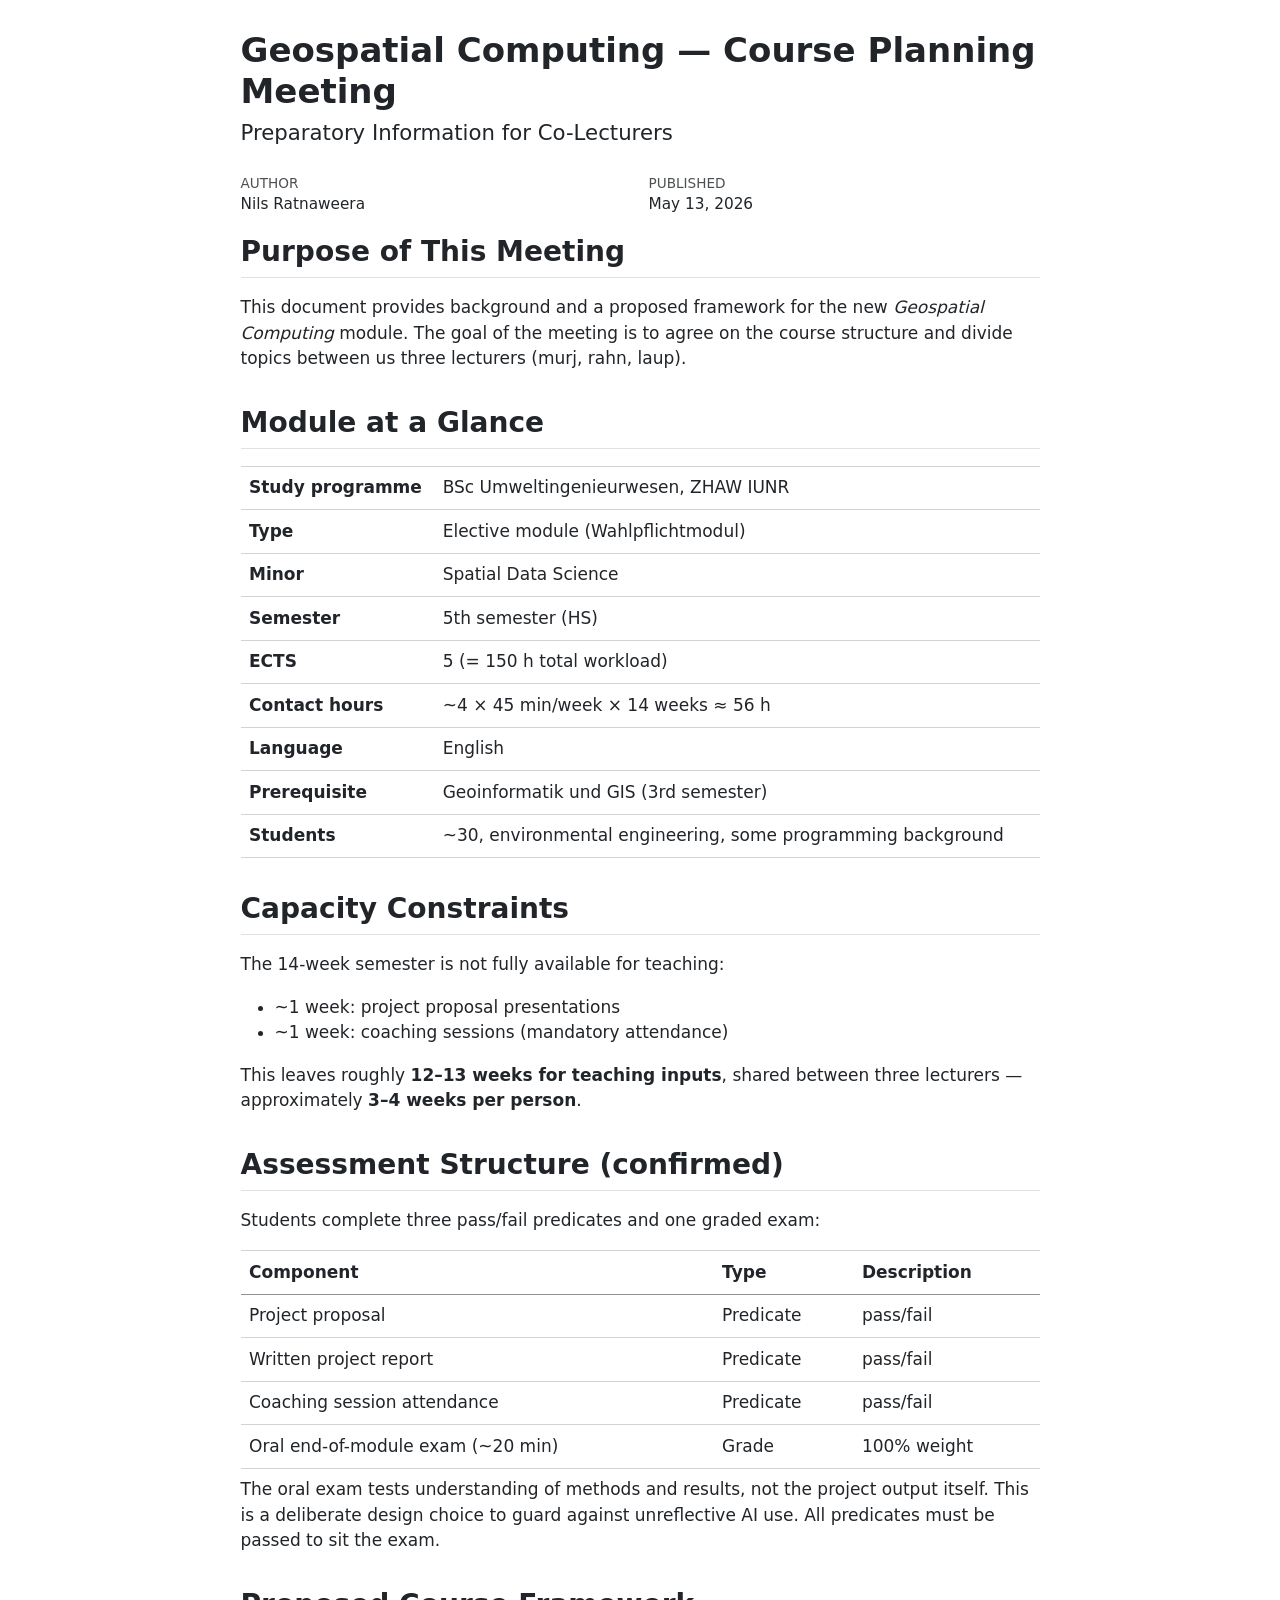
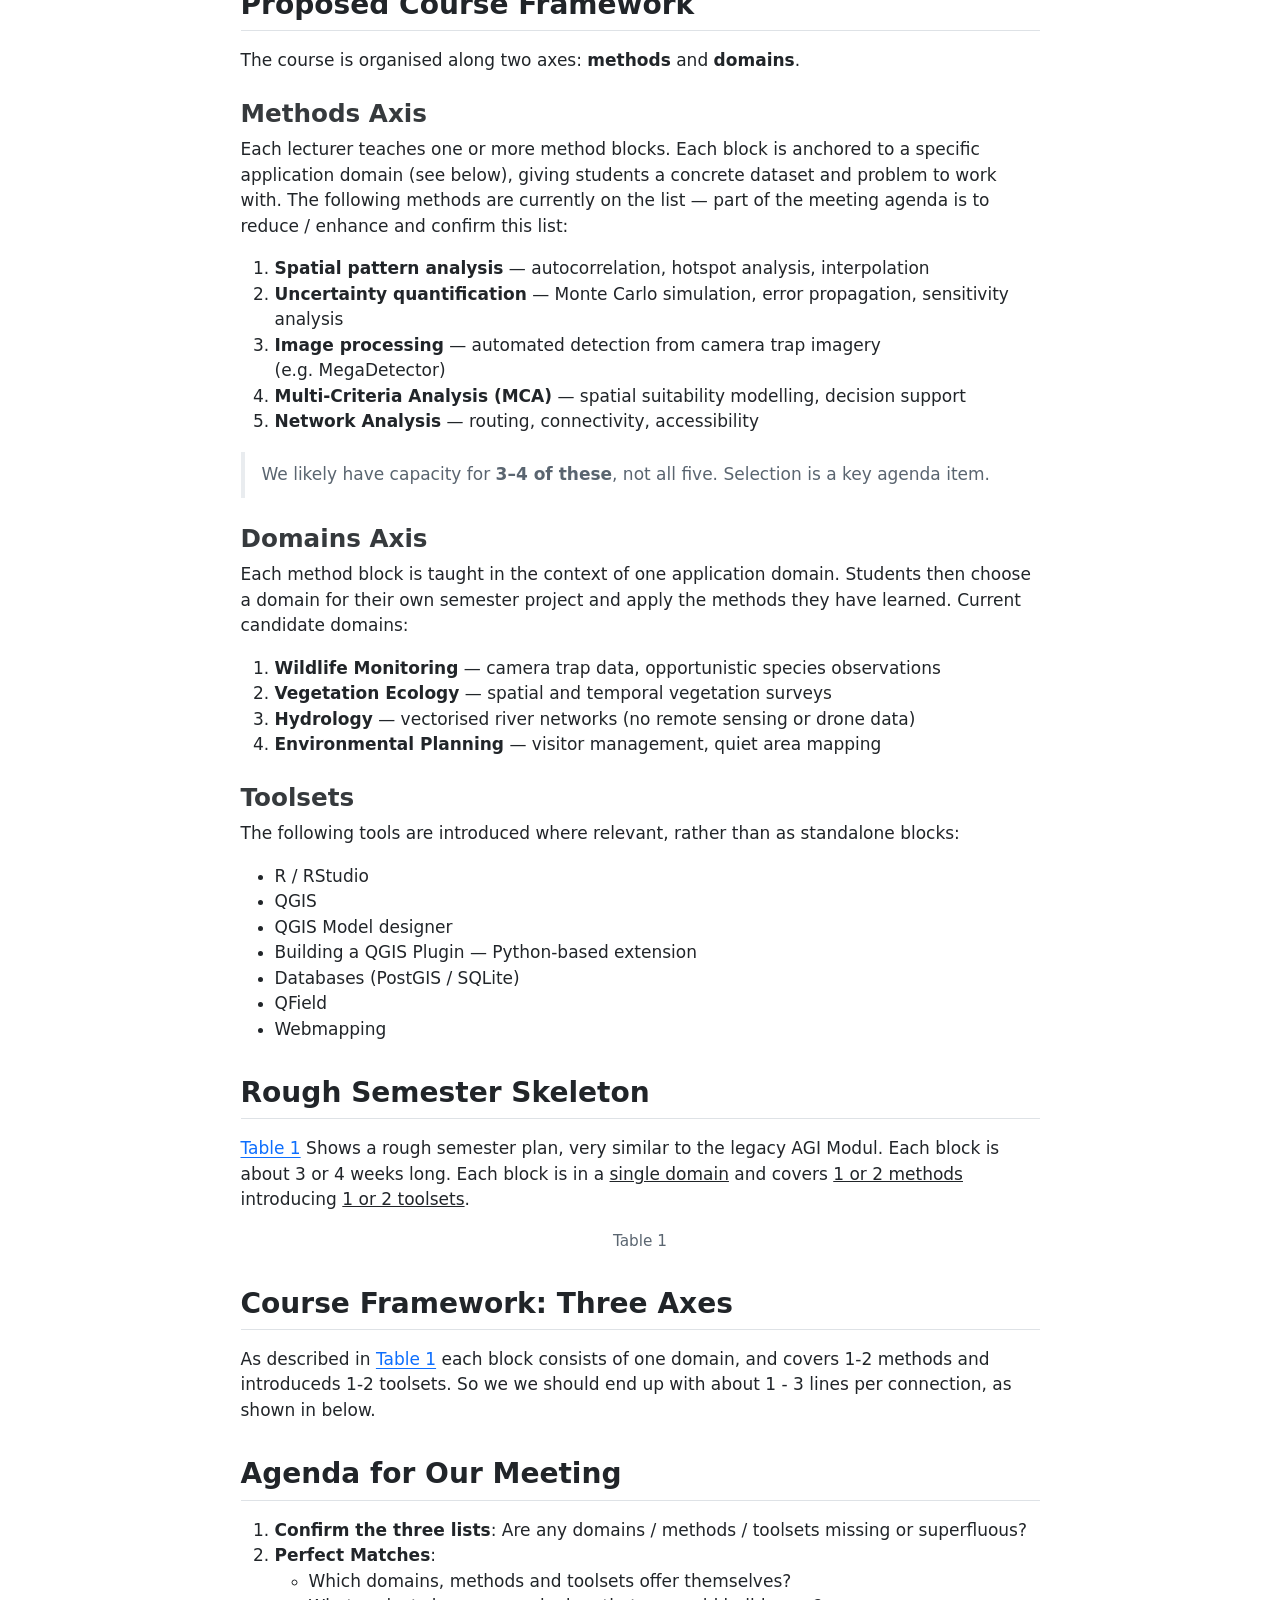
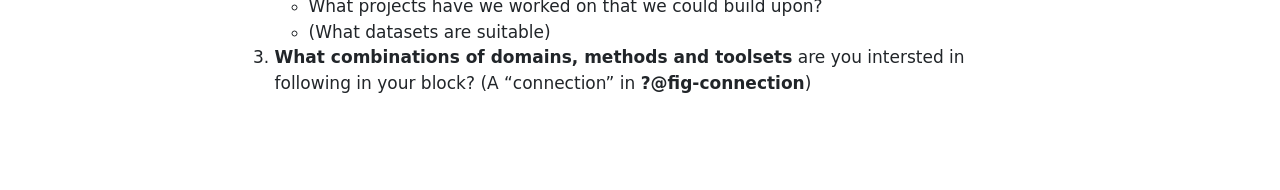
<file: meeting_prep_lecturers.html>
<!DOCTYPE html>
<html xmlns="http://www.w3.org/1999/xhtml" lang="en" xml:lang="en"><head>

<meta charset="utf-8">
<meta name="generator" content="quarto-1.9.36">

<meta name="viewport" content="width=device-width, initial-scale=1.0, user-scalable=yes">

<meta name="author" content="Nils Ratnaweera">
<meta name="dcterms.date" content="2026-05-13">

<title>Geospatial Computing — Course Planning Meeting – Geospatial Computing</title>
<style>
/* Default styles provided by pandoc.
** See https://pandoc.org/MANUAL.html#variables-for-html for config info.
*/
code{white-space: pre-wrap;}
span.smallcaps{font-variant: small-caps;}
div.columns{display: flex; gap: min(4vw, 1.5em);}
div.column{flex: auto; overflow-x: auto;}
div.hanging-indent{margin-left: 1.5em; text-indent: -1.5em;}
ul.task-list{list-style: none;}
ul.task-list li input[type="checkbox"] {
  width: 0.8em;
  margin: 0 0.8em 0.2em -1em; /* quarto-specific, see https://github.com/quarto-dev/quarto-cli/issues/4556 */ 
  vertical-align: middle;
}
</style>


<script src="site_libs/quarto-nav/quarto-nav.js"></script>
<script src="site_libs/clipboard/clipboard.min.js"></script>
<script src="site_libs/quarto-search/autocomplete.umd.js"></script>
<script src="site_libs/quarto-search/fuse.min.js"></script>
<script src="site_libs/quarto-search/quarto-search.js"></script>
<meta name="quarto:offset" content="./">
<script src="site_libs/quarto-html/quarto.js" type="module"></script>
<script src="site_libs/quarto-html/tabsets/tabsets.js" type="module"></script>
<script src="site_libs/quarto-html/popper.min.js"></script>
<script src="site_libs/quarto-html/tippy.umd.min.js"></script>
<script src="site_libs/quarto-html/anchor.min.js"></script>
<link href="site_libs/quarto-html/tippy.css" rel="stylesheet">
<link href="site_libs/quarto-html/quarto-syntax-highlighting-845c23b38eaddc0f92fda52bfe77a8c8.css" rel="stylesheet" id="quarto-text-highlighting-styles">
<script src="site_libs/bootstrap/bootstrap.min.js"></script>
<link href="site_libs/bootstrap/bootstrap-icons.css" rel="stylesheet">
<link href="site_libs/bootstrap/bootstrap-f24e557408e12e01b2e1cecebd1628ee.min.css" rel="stylesheet" append-hash="true" id="quarto-bootstrap" data-mode="light">
<script id="quarto-search-options" type="application/json">{
  "location": "sidebar",
  "copy-button": false,
  "collapse-after": 3,
  "panel-placement": "start",
  "type": "textbox",
  "limit": 50,
  "keyboard-shortcut": [
    "f",
    "/",
    "s"
  ],
  "show-item-context": false,
  "language": {
    "search-no-results-text": "No results",
    "search-matching-documents-text": "matching documents",
    "search-copy-link-title": "Copy link to search",
    "search-hide-matches-text": "Hide additional matches",
    "search-more-match-text": "more match in this document",
    "search-more-matches-text": "more matches in this document",
    "search-clear-button-title": "Clear",
    "search-text-placeholder": "",
    "search-detached-cancel-button-title": "Cancel",
    "search-submit-button-title": "Submit",
    "search-label": "Search"
  }
}</script>


</head>

<body class="fullcontent quarto-light">

<div id="quarto-search-results"></div>
<!-- content -->
<div id="quarto-content" class="quarto-container page-columns page-rows-contents page-layout-article">
<!-- sidebar -->
<!-- margin-sidebar -->
    
<!-- main -->
<main class="content" id="quarto-document-content">

<header id="title-block-header" class="quarto-title-block default">
<div class="quarto-title">
<h1 class="title">Geospatial Computing — Course Planning Meeting</h1>
<p class="subtitle lead">Preparatory Information for Co-Lecturers</p>
</div>



<div class="quarto-title-meta">

    <div>
    <div class="quarto-title-meta-heading">Author</div>
    <div class="quarto-title-meta-contents">
             <p>Nils Ratnaweera </p>
          </div>
  </div>
    
    <div>
    <div class="quarto-title-meta-heading">Published</div>
    <div class="quarto-title-meta-contents">
      <p class="date">May 13, 2026</p>
    </div>
  </div>
  
    
  </div>
  


</header>


<section id="purpose-of-this-meeting" class="level2">
<h2 class="anchored" data-anchor-id="purpose-of-this-meeting">Purpose of This Meeting</h2>
<p>This document provides background and a proposed framework for the new <em>Geospatial Computing</em> module. The goal of the meeting is to agree on the course structure and divide topics between us three lecturers (murj, rahn, laup).</p>
</section>
<section id="module-at-a-glance" class="level2">
<h2 class="anchored" data-anchor-id="module-at-a-glance">Module at a Glance</h2>
<table class="caption-top table">
<colgroup>
<col style="width: 24%">
<col style="width: 75%">
</colgroup>
<tbody>
<tr class="odd">
<td><strong>Study programme</strong></td>
<td>BSc Umweltingenieurwesen, ZHAW IUNR</td>
</tr>
<tr class="even">
<td><strong>Type</strong></td>
<td>Elective module (Wahlpflichtmodul)</td>
</tr>
<tr class="odd">
<td><strong>Minor</strong></td>
<td>Spatial Data Science</td>
</tr>
<tr class="even">
<td><strong>Semester</strong></td>
<td>5th semester (HS)</td>
</tr>
<tr class="odd">
<td><strong>ECTS</strong></td>
<td>5 (= 150 h total workload)</td>
</tr>
<tr class="even">
<td><strong>Contact hours</strong></td>
<td>~4 × 45 min/week × 14 weeks ≈ 56 h</td>
</tr>
<tr class="odd">
<td><strong>Language</strong></td>
<td>English</td>
</tr>
<tr class="even">
<td><strong>Prerequisite</strong></td>
<td>Geoinformatik und GIS (3rd semester)</td>
</tr>
<tr class="odd">
<td><strong>Students</strong></td>
<td>~30, environmental engineering, some programming background</td>
</tr>
</tbody>
</table>
</section>
<section id="capacity-constraints" class="level2">
<h2 class="anchored" data-anchor-id="capacity-constraints">Capacity Constraints</h2>
<p>The 14-week semester is not fully available for teaching:</p>
<ul>
<li>~1 week: project proposal presentations</li>
<li>~1 week: coaching sessions (mandatory attendance)</li>
</ul>
<p>This leaves roughly <strong>12–13 weeks for teaching inputs</strong>, shared between three lecturers — approximately <strong>3–4 weeks per person</strong>.</p>
</section>
<section id="assessment-structure-confirmed" class="level2">
<h2 class="anchored" data-anchor-id="assessment-structure-confirmed">Assessment Structure (confirmed)</h2>
<p>Students complete three pass/fail predicates and one graded exam:</p>
<table class="caption-top table">
<thead>
<tr class="header">
<th>Component</th>
<th>Type</th>
<th>Description</th>
</tr>
</thead>
<tbody>
<tr class="odd">
<td>Project proposal</td>
<td>Predicate</td>
<td>pass/fail</td>
</tr>
<tr class="even">
<td>Written project report</td>
<td>Predicate</td>
<td>pass/fail</td>
</tr>
<tr class="odd">
<td>Coaching session attendance</td>
<td>Predicate</td>
<td>pass/fail</td>
</tr>
<tr class="even">
<td>Oral end-of-module exam (~20 min)</td>
<td>Grade</td>
<td>100% weight</td>
</tr>
</tbody>
</table>
<p>The oral exam tests understanding of methods and results, not the project output itself. This is a deliberate design choice to guard against unreflective AI use. All predicates must be passed to sit the exam.</p>
</section>
<section id="proposed-course-framework" class="level2">
<h2 class="anchored" data-anchor-id="proposed-course-framework">Proposed Course Framework</h2>
<p>The course is organised along two axes: <strong>methods</strong> and <strong>domains</strong>.</p>
<section id="sec-methods" class="level3">
<h3 class="anchored" data-anchor-id="sec-methods">Methods Axis</h3>
<p>Each lecturer teaches one or more method blocks. Each block is anchored to a specific application domain (see below), giving students a concrete dataset and problem to work with. The following methods are currently on the list — part of the meeting agenda is to reduce / enhance and confirm this list:</p>
<ol type="1">
<li><strong>Spatial pattern analysis</strong> — autocorrelation, hotspot analysis, interpolation</li>
<li><strong>Uncertainty quantification</strong> — Monte Carlo simulation, error propagation, sensitivity analysis</li>
<li><strong>Image processing</strong> — automated detection from camera trap imagery (e.g.&nbsp;MegaDetector)</li>
<li><strong>Multi-Criteria Analysis (MCA)</strong> — spatial suitability modelling, decision support</li>
<li><strong>Network Analysis</strong> — routing, connectivity, accessibility</li>
</ol>
<blockquote class="blockquote">
<p>We likely have capacity for <strong>3–4 of these</strong>, not all five. Selection is a key agenda item.</p>
</blockquote>
</section>
<section id="sec-domain" class="level3">
<h3 class="anchored" data-anchor-id="sec-domain">Domains Axis</h3>
<p>Each method block is taught in the context of one application domain. Students then choose a domain for their own semester project and apply the methods they have learned. Current candidate domains:</p>
<ol type="1">
<li><strong>Wildlife Monitoring</strong> — camera trap data, opportunistic species observations</li>
<li><strong>Vegetation Ecology</strong> — spatial and temporal vegetation surveys</li>
<li><strong>Hydrology</strong> — vectorised river networks (no remote sensing or drone data)</li>
<li><strong>Environmental Planning</strong> — visitor management, quiet area mapping</li>
</ol>
</section>
<section id="sec-toolsets" class="level3">
<h3 class="anchored" data-anchor-id="sec-toolsets">Toolsets</h3>
<p>The following tools are introduced where relevant, rather than as standalone blocks:</p>
<ul>
<li>R / RStudio</li>
<li>QGIS</li>
<li>QGIS Model designer</li>
<li>Building a QGIS Plugin — Python-based extension</li>
<li>Databases (PostGIS / SQLite)</li>
<li>QField</li>
<li>Webmapping</li>
</ul>
</section>
</section>
<section id="rough-semester-skeleton" class="level2">
<h2 class="anchored" data-anchor-id="rough-semester-skeleton">Rough Semester Skeleton</h2>
<p><a href="#tbl-plan" class="quarto-xref">Table&nbsp;1</a> Shows a rough semester plan, very similar to the legacy AGI Modul. Each block is about 3 or 4 weeks long. Each block is in a <u>single domain</u> and covers <u>1 or 2 methods</u> introducing <u>1 or 2 toolsets</u>.</p>
<div id="tbl-plan" class="cell quarto-float quarto-figure quarto-figure-center anchored">
<figure class="quarto-float quarto-float-tbl figure">
<figcaption class="quarto-float-caption-top quarto-float-caption quarto-float-tbl quarto-uncaptioned" id="tbl-plan-caption-0ceaefa1-69ba-4598-a22c-09a6ac19f8ca">
Table&nbsp;1
</figcaption>
<div aria-describedby="tbl-plan-caption-0ceaefa1-69ba-4598-a22c-09a6ac19f8ca">
<div>

</div>
</div>
</figure>
</div>
</section>
<section id="course-framework-three-axes" class="level2">
<h2 class="anchored" data-anchor-id="course-framework-three-axes">Course Framework: Three Axes</h2>
<p>As described in <a href="#tbl-plan" class="quarto-xref">Table&nbsp;1</a> each block consists of one domain, and covers 1-2 methods and introduceds 1-2 toolsets. So we we should end up with about 1 - 3 lines per connection, as shown in below.</p>
</section>
<section id="agenda-for-our-meeting" class="level2">
<h2 class="anchored" data-anchor-id="agenda-for-our-meeting">Agenda for Our Meeting</h2>
<ol type="1">
<li><strong>Confirm the three lists</strong>: Are any domains / methods / toolsets missing or superfluous?</li>
<li><strong>Perfect Matches</strong>:
<ul>
<li>Which domains, methods and toolsets offer themselves?</li>
<li>What projects have we worked on that we could build upon?</li>
<li>(What datasets are suitable)</li>
</ul></li>
<li><strong>What combinations of domains, methods and toolsets</strong> are you intersted in following in your block? (A “connection” in <strong>?@fig-connection</strong>)</li>
</ol>


</section>

</main> <!-- /main -->
<script id="quarto-html-after-body" type="application/javascript">
  window.document.addEventListener("DOMContentLoaded", function (event) {
    const icon = "";
    const anchorJS = new window.AnchorJS();
    anchorJS.options = {
      placement: 'right',
      icon: icon
    };
    anchorJS.add('.anchored');
    const isCodeAnnotation = (el) => {
      for (const clz of el.classList) {
        if (clz.startsWith('code-annotation-')) {                     
          return true;
        }
      }
      return false;
    }
    const onCopySuccess = function(e) {
      // button target
      const button = e.trigger;
      // don't keep focus
      button.blur();
      // flash "checked"
      button.classList.add('code-copy-button-checked');
      var currentTitle = button.getAttribute("title");
      button.setAttribute("title", "Copied!");
      let tooltip;
      if (window.bootstrap) {
        button.setAttribute("data-bs-toggle", "tooltip");
        button.setAttribute("data-bs-placement", "left");
        button.setAttribute("data-bs-title", "Copied!");
        tooltip = new bootstrap.Tooltip(button, 
          { trigger: "manual", 
            customClass: "code-copy-button-tooltip",
            offset: [0, -8]});
        tooltip.show();    
      }
      setTimeout(function() {
        if (tooltip) {
          tooltip.hide();
          button.removeAttribute("data-bs-title");
          button.removeAttribute("data-bs-toggle");
          button.removeAttribute("data-bs-placement");
        }
        button.setAttribute("title", currentTitle);
        button.classList.remove('code-copy-button-checked');
      }, 1000);
      // clear code selection
      e.clearSelection();
    }
    const getTextToCopy = function(trigger) {
      const outerScaffold = trigger.parentElement.cloneNode(true);
      const codeEl = outerScaffold.querySelector('code');
      for (const childEl of codeEl.children) {
        if (isCodeAnnotation(childEl)) {
          childEl.remove();
        }
      }
      return codeEl.innerText;
    }
    const clipboard = new window.ClipboardJS('.code-copy-button:not([data-in-quarto-modal])', {
      text: getTextToCopy
    });
    clipboard.on('success', onCopySuccess);
    if (window.document.getElementById('quarto-embedded-source-code-modal')) {
      const clipboardModal = new window.ClipboardJS('.code-copy-button[data-in-quarto-modal]', {
        text: getTextToCopy,
        container: window.document.getElementById('quarto-embedded-source-code-modal')
      });
      clipboardModal.on('success', onCopySuccess);
    }
      var localhostRegex = new RegExp(/^(?:http|https):\/\/localhost\:?[0-9]*\//);
      var mailtoRegex = new RegExp(/^mailto:/);
        var filterRegex = new RegExp("https:\/\/zhaw-geospatial-computing\.github\.io\/info\/");
      var isInternal = (href) => {
          return filterRegex.test(href) || localhostRegex.test(href) || mailtoRegex.test(href);
      }
      // Inspect non-navigation links and adorn them if external
     var links = window.document.querySelectorAll('a[href]:not(.nav-link):not(.navbar-brand):not(.toc-action):not(.sidebar-link):not(.sidebar-item-toggle):not(.pagination-link):not(.no-external):not([aria-hidden]):not(.dropdown-item):not(.quarto-navigation-tool):not(.about-link)');
      for (var i=0; i<links.length; i++) {
        const link = links[i];
        if (!isInternal(link.href)) {
          // undo the damage that might have been done by quarto-nav.js in the case of
          // links that we want to consider external
          if (link.dataset.originalHref !== undefined) {
            link.href = link.dataset.originalHref;
          }
        }
      }
    function tippyHover(el, contentFn, onTriggerFn, onUntriggerFn) {
      const config = {
        allowHTML: true,
        maxWidth: 500,
        delay: 100,
        arrow: false,
        appendTo: function(el) {
            return el.parentElement;
        },
        interactive: true,
        interactiveBorder: 10,
        theme: 'quarto',
        placement: 'bottom-start',
      };
      if (contentFn) {
        config.content = contentFn;
      }
      if (onTriggerFn) {
        config.onTrigger = onTriggerFn;
      }
      if (onUntriggerFn) {
        config.onUntrigger = onUntriggerFn;
      }
      window.tippy(el, config); 
    }
    const noterefs = window.document.querySelectorAll('a[role="doc-noteref"]');
    for (var i=0; i<noterefs.length; i++) {
      const ref = noterefs[i];
      tippyHover(ref, function() {
        // use id or data attribute instead here
        let href = ref.getAttribute('data-footnote-href') || ref.getAttribute('href');
        try { href = new URL(href).hash; } catch {}
        const id = href.replace(/^#\/?/, "");
        const note = window.document.getElementById(id);
        if (note) {
          return note.innerHTML;
        } else {
          return "";
        }
      });
    }
    const xrefs = window.document.querySelectorAll('a.quarto-xref');
    const processXRef = (id, note) => {
      // Strip column container classes
      const stripColumnClz = (el) => {
        el.classList.remove("page-full", "page-columns");
        if (el.children) {
          for (const child of el.children) {
            stripColumnClz(child);
          }
        }
      }
      stripColumnClz(note)
      if (id === null || id.startsWith('sec-')) {
        // Special case sections, only their first couple elements
        const container = document.createElement("div");
        if (note.children && note.children.length > 2) {
          container.appendChild(note.children[0].cloneNode(true));
          for (let i = 1; i < note.children.length; i++) {
            const child = note.children[i];
            if (child.tagName === "P" && child.innerText === "") {
              continue;
            } else {
              container.appendChild(child.cloneNode(true));
              break;
            }
          }
          if (window.Quarto?.typesetMath) {
            window.Quarto.typesetMath(container);
          }
          return container.innerHTML
        } else {
          if (window.Quarto?.typesetMath) {
            window.Quarto.typesetMath(note);
          }
          return note.innerHTML;
        }
      } else {
        // Remove any anchor links if they are present
        const anchorLink = note.querySelector('a.anchorjs-link');
        if (anchorLink) {
          anchorLink.remove();
        }
        if (window.Quarto?.typesetMath) {
          window.Quarto.typesetMath(note);
        }
        if (note.classList.contains("callout")) {
          return note.outerHTML;
        } else {
          return note.innerHTML;
        }
      }
    }
    for (var i=0; i<xrefs.length; i++) {
      const xref = xrefs[i];
      tippyHover(xref, undefined, function(instance) {
        instance.disable();
        let url = xref.getAttribute('href');
        let hash = undefined; 
        if (url.startsWith('#')) {
          hash = url;
        } else {
          try { hash = new URL(url).hash; } catch {}
        }
        if (hash) {
          const id = hash.replace(/^#\/?/, "");
          const note = window.document.getElementById(id);
          if (note !== null) {
            try {
              const html = processXRef(id, note.cloneNode(true));
              instance.setContent(html);
            } finally {
              instance.enable();
              instance.show();
            }
          } else {
            // See if we can fetch this
            fetch(url.split('#')[0])
            .then(res => res.text())
            .then(html => {
              const parser = new DOMParser();
              const htmlDoc = parser.parseFromString(html, "text/html");
              const note = htmlDoc.getElementById(id);
              if (note !== null) {
                const html = processXRef(id, note);
                instance.setContent(html);
              } 
            }).finally(() => {
              instance.enable();
              instance.show();
            });
          }
        } else {
          // See if we can fetch a full url (with no hash to target)
          // This is a special case and we should probably do some content thinning / targeting
          fetch(url)
          .then(res => res.text())
          .then(html => {
            const parser = new DOMParser();
            const htmlDoc = parser.parseFromString(html, "text/html");
            const note = htmlDoc.querySelector('main.content');
            if (note !== null) {
              // This should only happen for chapter cross references
              // (since there is no id in the URL)
              // remove the first header
              if (note.children.length > 0 && note.children[0].tagName === "HEADER") {
                note.children[0].remove();
              }
              const html = processXRef(null, note);
              instance.setContent(html);
            } 
          }).finally(() => {
            instance.enable();
            instance.show();
          });
        }
      }, function(instance) {
      });
    }
        let selectedAnnoteEl;
        const selectorForAnnotation = ( cell, annotation) => {
          let cellAttr = 'data-code-cell="' + cell + '"';
          let lineAttr = 'data-code-annotation="' +  annotation + '"';
          const selector = 'span[' + cellAttr + '][' + lineAttr + ']';
          return selector;
        }
        const selectCodeLines = (annoteEl) => {
          const doc = window.document;
          const targetCell = annoteEl.getAttribute("data-target-cell");
          const targetAnnotation = annoteEl.getAttribute("data-target-annotation");
          const annoteSpan = window.document.querySelector(selectorForAnnotation(targetCell, targetAnnotation));
          const lines = annoteSpan.getAttribute("data-code-lines").split(",");
          const lineIds = lines.map((line) => {
            return targetCell + "-" + line;
          })
          let top = null;
          let height = null;
          let parent = null;
          if (lineIds.length > 0) {
              //compute the position of the single el (top and bottom and make a div)
              const el = window.document.getElementById(lineIds[0]);
              top = el.offsetTop;
              height = el.offsetHeight;
              parent = el.parentElement.parentElement;
            if (lineIds.length > 1) {
              const lastEl = window.document.getElementById(lineIds[lineIds.length - 1]);
              const bottom = lastEl.offsetTop + lastEl.offsetHeight;
              height = bottom - top;
            }
            if (top !== null && height !== null && parent !== null) {
              // cook up a div (if necessary) and position it 
              let div = window.document.getElementById("code-annotation-line-highlight");
              if (div === null) {
                div = window.document.createElement("div");
                div.setAttribute("id", "code-annotation-line-highlight");
                div.style.position = 'absolute';
                parent.appendChild(div);
              }
              div.style.top = top - 2 + "px";
              div.style.height = height + 4 + "px";
              div.style.left = 0;
              let gutterDiv = window.document.getElementById("code-annotation-line-highlight-gutter");
              if (gutterDiv === null) {
                gutterDiv = window.document.createElement("div");
                gutterDiv.setAttribute("id", "code-annotation-line-highlight-gutter");
                gutterDiv.style.position = 'absolute';
                const codeCell = window.document.getElementById(targetCell);
                const gutter = codeCell.querySelector('.code-annotation-gutter');
                gutter.appendChild(gutterDiv);
              }
              gutterDiv.style.top = top - 2 + "px";
              gutterDiv.style.height = height + 4 + "px";
            }
            selectedAnnoteEl = annoteEl;
          }
        };
        const unselectCodeLines = () => {
          const elementsIds = ["code-annotation-line-highlight", "code-annotation-line-highlight-gutter"];
          elementsIds.forEach((elId) => {
            const div = window.document.getElementById(elId);
            if (div) {
              div.remove();
            }
          });
          selectedAnnoteEl = undefined;
        };
          // Handle positioning of the toggle
      window.addEventListener(
        "resize",
        throttle(() => {
          elRect = undefined;
          if (selectedAnnoteEl) {
            selectCodeLines(selectedAnnoteEl);
          }
        }, 10)
      );
      function throttle(fn, ms) {
      let throttle = false;
      let timer;
        return (...args) => {
          if(!throttle) { // first call gets through
              fn.apply(this, args);
              throttle = true;
          } else { // all the others get throttled
              if(timer) clearTimeout(timer); // cancel #2
              timer = setTimeout(() => {
                fn.apply(this, args);
                timer = throttle = false;
              }, ms);
          }
        };
      }
        // Attach click handler to the DT
        const annoteDls = window.document.querySelectorAll('dt[data-target-cell]');
        for (const annoteDlNode of annoteDls) {
          annoteDlNode.addEventListener('click', (event) => {
            const clickedEl = event.target;
            if (clickedEl !== selectedAnnoteEl) {
              unselectCodeLines();
              const activeEl = window.document.querySelector('dt[data-target-cell].code-annotation-active');
              if (activeEl) {
                activeEl.classList.remove('code-annotation-active');
              }
              selectCodeLines(clickedEl);
              clickedEl.classList.add('code-annotation-active');
            } else {
              // Unselect the line
              unselectCodeLines();
              clickedEl.classList.remove('code-annotation-active');
            }
          });
        }
    const findCites = (el) => {
      const parentEl = el.parentElement;
      if (parentEl) {
        const cites = parentEl.dataset.cites;
        if (cites) {
          return {
            el,
            cites: cites.split(' ')
          };
        } else {
          return findCites(el.parentElement)
        }
      } else {
        return undefined;
      }
    };
    var bibliorefs = window.document.querySelectorAll('a[role="doc-biblioref"]');
    for (var i=0; i<bibliorefs.length; i++) {
      const ref = bibliorefs[i];
      const citeInfo = findCites(ref);
      if (citeInfo) {
        tippyHover(citeInfo.el, function() {
          var popup = window.document.createElement('div');
          citeInfo.cites.forEach(function(cite) {
            var citeDiv = window.document.createElement('div');
            citeDiv.classList.add('hanging-indent');
            citeDiv.classList.add('csl-entry');
            var biblioDiv = window.document.getElementById('ref-' + cite);
            if (biblioDiv) {
              citeDiv.innerHTML = biblioDiv.innerHTML;
            }
            popup.appendChild(citeDiv);
          });
          return popup.innerHTML;
        });
      }
    }
  });
  </script>
</div> <!-- /content -->




</body></html>
</file>
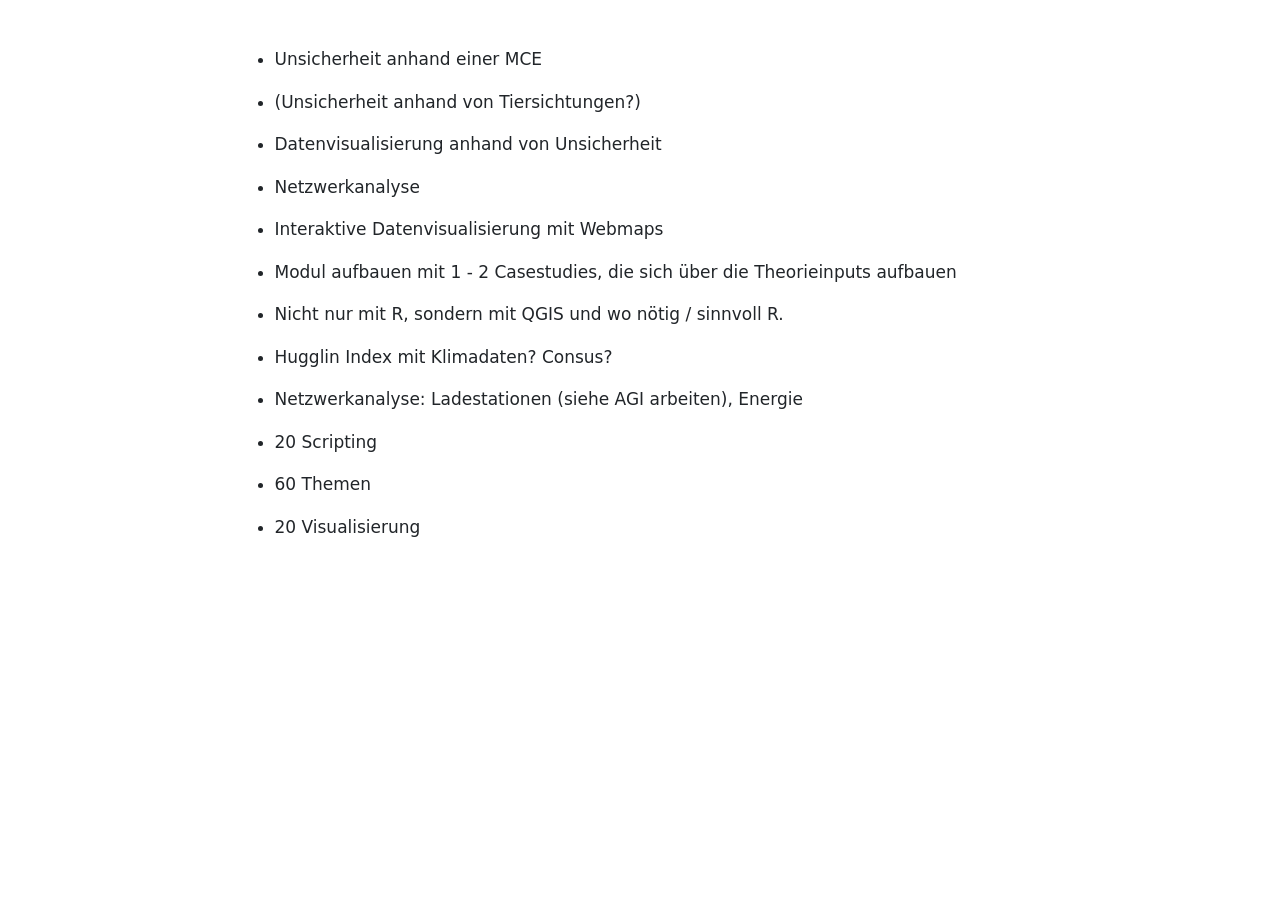
<file: Readme.html>
<!DOCTYPE html>
<html xmlns="http://www.w3.org/1999/xhtml" lang="en" xml:lang="en"><head>

<meta charset="utf-8">
<meta name="generator" content="quarto-1.9.36">

<meta name="viewport" content="width=device-width, initial-scale=1.0, user-scalable=yes">


<title>readme – Geospatial Computing</title>
<style>
/* Default styles provided by pandoc.
** See https://pandoc.org/MANUAL.html#variables-for-html for config info.
*/
code{white-space: pre-wrap;}
span.smallcaps{font-variant: small-caps;}
div.columns{display: flex; gap: min(4vw, 1.5em);}
div.column{flex: auto; overflow-x: auto;}
div.hanging-indent{margin-left: 1.5em; text-indent: -1.5em;}
ul.task-list{list-style: none;}
ul.task-list li input[type="checkbox"] {
  width: 0.8em;
  margin: 0 0.8em 0.2em -1em; /* quarto-specific, see https://github.com/quarto-dev/quarto-cli/issues/4556 */ 
  vertical-align: middle;
}
</style>


<script src="site_libs/quarto-nav/quarto-nav.js"></script>
<script src="site_libs/clipboard/clipboard.min.js"></script>
<script src="site_libs/quarto-search/autocomplete.umd.js"></script>
<script src="site_libs/quarto-search/fuse.min.js"></script>
<script src="site_libs/quarto-search/quarto-search.js"></script>
<meta name="quarto:offset" content="./">
<script src="site_libs/quarto-html/quarto.js" type="module"></script>
<script src="site_libs/quarto-html/tabsets/tabsets.js" type="module"></script>
<script src="site_libs/quarto-html/popper.min.js"></script>
<script src="site_libs/quarto-html/tippy.umd.min.js"></script>
<script src="site_libs/quarto-html/anchor.min.js"></script>
<link href="site_libs/quarto-html/tippy.css" rel="stylesheet">
<link href="site_libs/quarto-html/quarto-syntax-highlighting-845c23b38eaddc0f92fda52bfe77a8c8.css" rel="stylesheet" id="quarto-text-highlighting-styles">
<script src="site_libs/bootstrap/bootstrap.min.js"></script>
<link href="site_libs/bootstrap/bootstrap-icons.css" rel="stylesheet">
<link href="site_libs/bootstrap/bootstrap-f24e557408e12e01b2e1cecebd1628ee.min.css" rel="stylesheet" append-hash="true" id="quarto-bootstrap" data-mode="light">
<script id="quarto-search-options" type="application/json">{
  "location": "sidebar",
  "copy-button": false,
  "collapse-after": 3,
  "panel-placement": "start",
  "type": "textbox",
  "limit": 50,
  "keyboard-shortcut": [
    "f",
    "/",
    "s"
  ],
  "show-item-context": false,
  "language": {
    "search-no-results-text": "No results",
    "search-matching-documents-text": "matching documents",
    "search-copy-link-title": "Copy link to search",
    "search-hide-matches-text": "Hide additional matches",
    "search-more-match-text": "more match in this document",
    "search-more-matches-text": "more matches in this document",
    "search-clear-button-title": "Clear",
    "search-text-placeholder": "",
    "search-detached-cancel-button-title": "Cancel",
    "search-submit-button-title": "Submit",
    "search-label": "Search"
  }
}</script>


</head>

<body class="fullcontent quarto-light">

<div id="quarto-search-results"></div>
<!-- content -->
<div id="quarto-content" class="quarto-container page-columns page-rows-contents page-layout-article">
<!-- sidebar -->
<!-- margin-sidebar -->
    
<!-- main -->
<main class="content" id="quarto-document-content"><header id="title-block-header" class="quarto-title-block"></header>




<ul>
<li><p>Unsicherheit anhand einer MCE</p></li>
<li><p>(Unsicherheit anhand von Tiersichtungen?)</p></li>
<li><p>Datenvisualisierung anhand von Unsicherheit</p></li>
<li><p>Netzwerkanalyse</p></li>
<li><p>Interaktive Datenvisualisierung mit Webmaps</p></li>
<li><p>Modul aufbauen mit 1 - 2 Casestudies, die sich über die Theorieinputs aufbauen</p></li>
<li><p>Nicht nur mit R, sondern mit QGIS und wo nötig / sinnvoll R.</p></li>
<li><p>Hugglin Index mit Klimadaten? Consus?</p></li>
<li><p>Netzwerkanalyse: Ladestationen (siehe AGI arbeiten), Energie</p></li>
<li><p>20 Scripting</p></li>
<li><p>60 Themen</p></li>
<li><p>20 Visualisierung</p></li>
</ul>



</main> <!-- /main -->
<script id="quarto-html-after-body" type="application/javascript">
  window.document.addEventListener("DOMContentLoaded", function (event) {
    const icon = "";
    const anchorJS = new window.AnchorJS();
    anchorJS.options = {
      placement: 'right',
      icon: icon
    };
    anchorJS.add('.anchored');
    const isCodeAnnotation = (el) => {
      for (const clz of el.classList) {
        if (clz.startsWith('code-annotation-')) {                     
          return true;
        }
      }
      return false;
    }
    const onCopySuccess = function(e) {
      // button target
      const button = e.trigger;
      // don't keep focus
      button.blur();
      // flash "checked"
      button.classList.add('code-copy-button-checked');
      var currentTitle = button.getAttribute("title");
      button.setAttribute("title", "Copied!");
      let tooltip;
      if (window.bootstrap) {
        button.setAttribute("data-bs-toggle", "tooltip");
        button.setAttribute("data-bs-placement", "left");
        button.setAttribute("data-bs-title", "Copied!");
        tooltip = new bootstrap.Tooltip(button, 
          { trigger: "manual", 
            customClass: "code-copy-button-tooltip",
            offset: [0, -8]});
        tooltip.show();    
      }
      setTimeout(function() {
        if (tooltip) {
          tooltip.hide();
          button.removeAttribute("data-bs-title");
          button.removeAttribute("data-bs-toggle");
          button.removeAttribute("data-bs-placement");
        }
        button.setAttribute("title", currentTitle);
        button.classList.remove('code-copy-button-checked');
      }, 1000);
      // clear code selection
      e.clearSelection();
    }
    const getTextToCopy = function(trigger) {
      const outerScaffold = trigger.parentElement.cloneNode(true);
      const codeEl = outerScaffold.querySelector('code');
      for (const childEl of codeEl.children) {
        if (isCodeAnnotation(childEl)) {
          childEl.remove();
        }
      }
      return codeEl.innerText;
    }
    const clipboard = new window.ClipboardJS('.code-copy-button:not([data-in-quarto-modal])', {
      text: getTextToCopy
    });
    clipboard.on('success', onCopySuccess);
    if (window.document.getElementById('quarto-embedded-source-code-modal')) {
      const clipboardModal = new window.ClipboardJS('.code-copy-button[data-in-quarto-modal]', {
        text: getTextToCopy,
        container: window.document.getElementById('quarto-embedded-source-code-modal')
      });
      clipboardModal.on('success', onCopySuccess);
    }
      var localhostRegex = new RegExp(/^(?:http|https):\/\/localhost\:?[0-9]*\//);
      var mailtoRegex = new RegExp(/^mailto:/);
        var filterRegex = new RegExp("https:\/\/zhaw-geospatial-computing\.github\.io\/info\/");
      var isInternal = (href) => {
          return filterRegex.test(href) || localhostRegex.test(href) || mailtoRegex.test(href);
      }
      // Inspect non-navigation links and adorn them if external
     var links = window.document.querySelectorAll('a[href]:not(.nav-link):not(.navbar-brand):not(.toc-action):not(.sidebar-link):not(.sidebar-item-toggle):not(.pagination-link):not(.no-external):not([aria-hidden]):not(.dropdown-item):not(.quarto-navigation-tool):not(.about-link)');
      for (var i=0; i<links.length; i++) {
        const link = links[i];
        if (!isInternal(link.href)) {
          // undo the damage that might have been done by quarto-nav.js in the case of
          // links that we want to consider external
          if (link.dataset.originalHref !== undefined) {
            link.href = link.dataset.originalHref;
          }
        }
      }
    function tippyHover(el, contentFn, onTriggerFn, onUntriggerFn) {
      const config = {
        allowHTML: true,
        maxWidth: 500,
        delay: 100,
        arrow: false,
        appendTo: function(el) {
            return el.parentElement;
        },
        interactive: true,
        interactiveBorder: 10,
        theme: 'quarto',
        placement: 'bottom-start',
      };
      if (contentFn) {
        config.content = contentFn;
      }
      if (onTriggerFn) {
        config.onTrigger = onTriggerFn;
      }
      if (onUntriggerFn) {
        config.onUntrigger = onUntriggerFn;
      }
      window.tippy(el, config); 
    }
    const noterefs = window.document.querySelectorAll('a[role="doc-noteref"]');
    for (var i=0; i<noterefs.length; i++) {
      const ref = noterefs[i];
      tippyHover(ref, function() {
        // use id or data attribute instead here
        let href = ref.getAttribute('data-footnote-href') || ref.getAttribute('href');
        try { href = new URL(href).hash; } catch {}
        const id = href.replace(/^#\/?/, "");
        const note = window.document.getElementById(id);
        if (note) {
          return note.innerHTML;
        } else {
          return "";
        }
      });
    }
    const xrefs = window.document.querySelectorAll('a.quarto-xref');
    const processXRef = (id, note) => {
      // Strip column container classes
      const stripColumnClz = (el) => {
        el.classList.remove("page-full", "page-columns");
        if (el.children) {
          for (const child of el.children) {
            stripColumnClz(child);
          }
        }
      }
      stripColumnClz(note)
      if (id === null || id.startsWith('sec-')) {
        // Special case sections, only their first couple elements
        const container = document.createElement("div");
        if (note.children && note.children.length > 2) {
          container.appendChild(note.children[0].cloneNode(true));
          for (let i = 1; i < note.children.length; i++) {
            const child = note.children[i];
            if (child.tagName === "P" && child.innerText === "") {
              continue;
            } else {
              container.appendChild(child.cloneNode(true));
              break;
            }
          }
          if (window.Quarto?.typesetMath) {
            window.Quarto.typesetMath(container);
          }
          return container.innerHTML
        } else {
          if (window.Quarto?.typesetMath) {
            window.Quarto.typesetMath(note);
          }
          return note.innerHTML;
        }
      } else {
        // Remove any anchor links if they are present
        const anchorLink = note.querySelector('a.anchorjs-link');
        if (anchorLink) {
          anchorLink.remove();
        }
        if (window.Quarto?.typesetMath) {
          window.Quarto.typesetMath(note);
        }
        if (note.classList.contains("callout")) {
          return note.outerHTML;
        } else {
          return note.innerHTML;
        }
      }
    }
    for (var i=0; i<xrefs.length; i++) {
      const xref = xrefs[i];
      tippyHover(xref, undefined, function(instance) {
        instance.disable();
        let url = xref.getAttribute('href');
        let hash = undefined; 
        if (url.startsWith('#')) {
          hash = url;
        } else {
          try { hash = new URL(url).hash; } catch {}
        }
        if (hash) {
          const id = hash.replace(/^#\/?/, "");
          const note = window.document.getElementById(id);
          if (note !== null) {
            try {
              const html = processXRef(id, note.cloneNode(true));
              instance.setContent(html);
            } finally {
              instance.enable();
              instance.show();
            }
          } else {
            // See if we can fetch this
            fetch(url.split('#')[0])
            .then(res => res.text())
            .then(html => {
              const parser = new DOMParser();
              const htmlDoc = parser.parseFromString(html, "text/html");
              const note = htmlDoc.getElementById(id);
              if (note !== null) {
                const html = processXRef(id, note);
                instance.setContent(html);
              } 
            }).finally(() => {
              instance.enable();
              instance.show();
            });
          }
        } else {
          // See if we can fetch a full url (with no hash to target)
          // This is a special case and we should probably do some content thinning / targeting
          fetch(url)
          .then(res => res.text())
          .then(html => {
            const parser = new DOMParser();
            const htmlDoc = parser.parseFromString(html, "text/html");
            const note = htmlDoc.querySelector('main.content');
            if (note !== null) {
              // This should only happen for chapter cross references
              // (since there is no id in the URL)
              // remove the first header
              if (note.children.length > 0 && note.children[0].tagName === "HEADER") {
                note.children[0].remove();
              }
              const html = processXRef(null, note);
              instance.setContent(html);
            } 
          }).finally(() => {
            instance.enable();
            instance.show();
          });
        }
      }, function(instance) {
      });
    }
        let selectedAnnoteEl;
        const selectorForAnnotation = ( cell, annotation) => {
          let cellAttr = 'data-code-cell="' + cell + '"';
          let lineAttr = 'data-code-annotation="' +  annotation + '"';
          const selector = 'span[' + cellAttr + '][' + lineAttr + ']';
          return selector;
        }
        const selectCodeLines = (annoteEl) => {
          const doc = window.document;
          const targetCell = annoteEl.getAttribute("data-target-cell");
          const targetAnnotation = annoteEl.getAttribute("data-target-annotation");
          const annoteSpan = window.document.querySelector(selectorForAnnotation(targetCell, targetAnnotation));
          const lines = annoteSpan.getAttribute("data-code-lines").split(",");
          const lineIds = lines.map((line) => {
            return targetCell + "-" + line;
          })
          let top = null;
          let height = null;
          let parent = null;
          if (lineIds.length > 0) {
              //compute the position of the single el (top and bottom and make a div)
              const el = window.document.getElementById(lineIds[0]);
              top = el.offsetTop;
              height = el.offsetHeight;
              parent = el.parentElement.parentElement;
            if (lineIds.length > 1) {
              const lastEl = window.document.getElementById(lineIds[lineIds.length - 1]);
              const bottom = lastEl.offsetTop + lastEl.offsetHeight;
              height = bottom - top;
            }
            if (top !== null && height !== null && parent !== null) {
              // cook up a div (if necessary) and position it 
              let div = window.document.getElementById("code-annotation-line-highlight");
              if (div === null) {
                div = window.document.createElement("div");
                div.setAttribute("id", "code-annotation-line-highlight");
                div.style.position = 'absolute';
                parent.appendChild(div);
              }
              div.style.top = top - 2 + "px";
              div.style.height = height + 4 + "px";
              div.style.left = 0;
              let gutterDiv = window.document.getElementById("code-annotation-line-highlight-gutter");
              if (gutterDiv === null) {
                gutterDiv = window.document.createElement("div");
                gutterDiv.setAttribute("id", "code-annotation-line-highlight-gutter");
                gutterDiv.style.position = 'absolute';
                const codeCell = window.document.getElementById(targetCell);
                const gutter = codeCell.querySelector('.code-annotation-gutter');
                gutter.appendChild(gutterDiv);
              }
              gutterDiv.style.top = top - 2 + "px";
              gutterDiv.style.height = height + 4 + "px";
            }
            selectedAnnoteEl = annoteEl;
          }
        };
        const unselectCodeLines = () => {
          const elementsIds = ["code-annotation-line-highlight", "code-annotation-line-highlight-gutter"];
          elementsIds.forEach((elId) => {
            const div = window.document.getElementById(elId);
            if (div) {
              div.remove();
            }
          });
          selectedAnnoteEl = undefined;
        };
          // Handle positioning of the toggle
      window.addEventListener(
        "resize",
        throttle(() => {
          elRect = undefined;
          if (selectedAnnoteEl) {
            selectCodeLines(selectedAnnoteEl);
          }
        }, 10)
      );
      function throttle(fn, ms) {
      let throttle = false;
      let timer;
        return (...args) => {
          if(!throttle) { // first call gets through
              fn.apply(this, args);
              throttle = true;
          } else { // all the others get throttled
              if(timer) clearTimeout(timer); // cancel #2
              timer = setTimeout(() => {
                fn.apply(this, args);
                timer = throttle = false;
              }, ms);
          }
        };
      }
        // Attach click handler to the DT
        const annoteDls = window.document.querySelectorAll('dt[data-target-cell]');
        for (const annoteDlNode of annoteDls) {
          annoteDlNode.addEventListener('click', (event) => {
            const clickedEl = event.target;
            if (clickedEl !== selectedAnnoteEl) {
              unselectCodeLines();
              const activeEl = window.document.querySelector('dt[data-target-cell].code-annotation-active');
              if (activeEl) {
                activeEl.classList.remove('code-annotation-active');
              }
              selectCodeLines(clickedEl);
              clickedEl.classList.add('code-annotation-active');
            } else {
              // Unselect the line
              unselectCodeLines();
              clickedEl.classList.remove('code-annotation-active');
            }
          });
        }
    const findCites = (el) => {
      const parentEl = el.parentElement;
      if (parentEl) {
        const cites = parentEl.dataset.cites;
        if (cites) {
          return {
            el,
            cites: cites.split(' ')
          };
        } else {
          return findCites(el.parentElement)
        }
      } else {
        return undefined;
      }
    };
    var bibliorefs = window.document.querySelectorAll('a[role="doc-biblioref"]');
    for (var i=0; i<bibliorefs.length; i++) {
      const ref = bibliorefs[i];
      const citeInfo = findCites(ref);
      if (citeInfo) {
        tippyHover(citeInfo.el, function() {
          var popup = window.document.createElement('div');
          citeInfo.cites.forEach(function(cite) {
            var citeDiv = window.document.createElement('div');
            citeDiv.classList.add('hanging-indent');
            citeDiv.classList.add('csl-entry');
            var biblioDiv = window.document.getElementById('ref-' + cite);
            if (biblioDiv) {
              citeDiv.innerHTML = biblioDiv.innerHTML;
            }
            popup.appendChild(citeDiv);
          });
          return popup.innerHTML;
        });
      }
    }
  });
  </script>
</div> <!-- /content -->




</body></html>
</file>
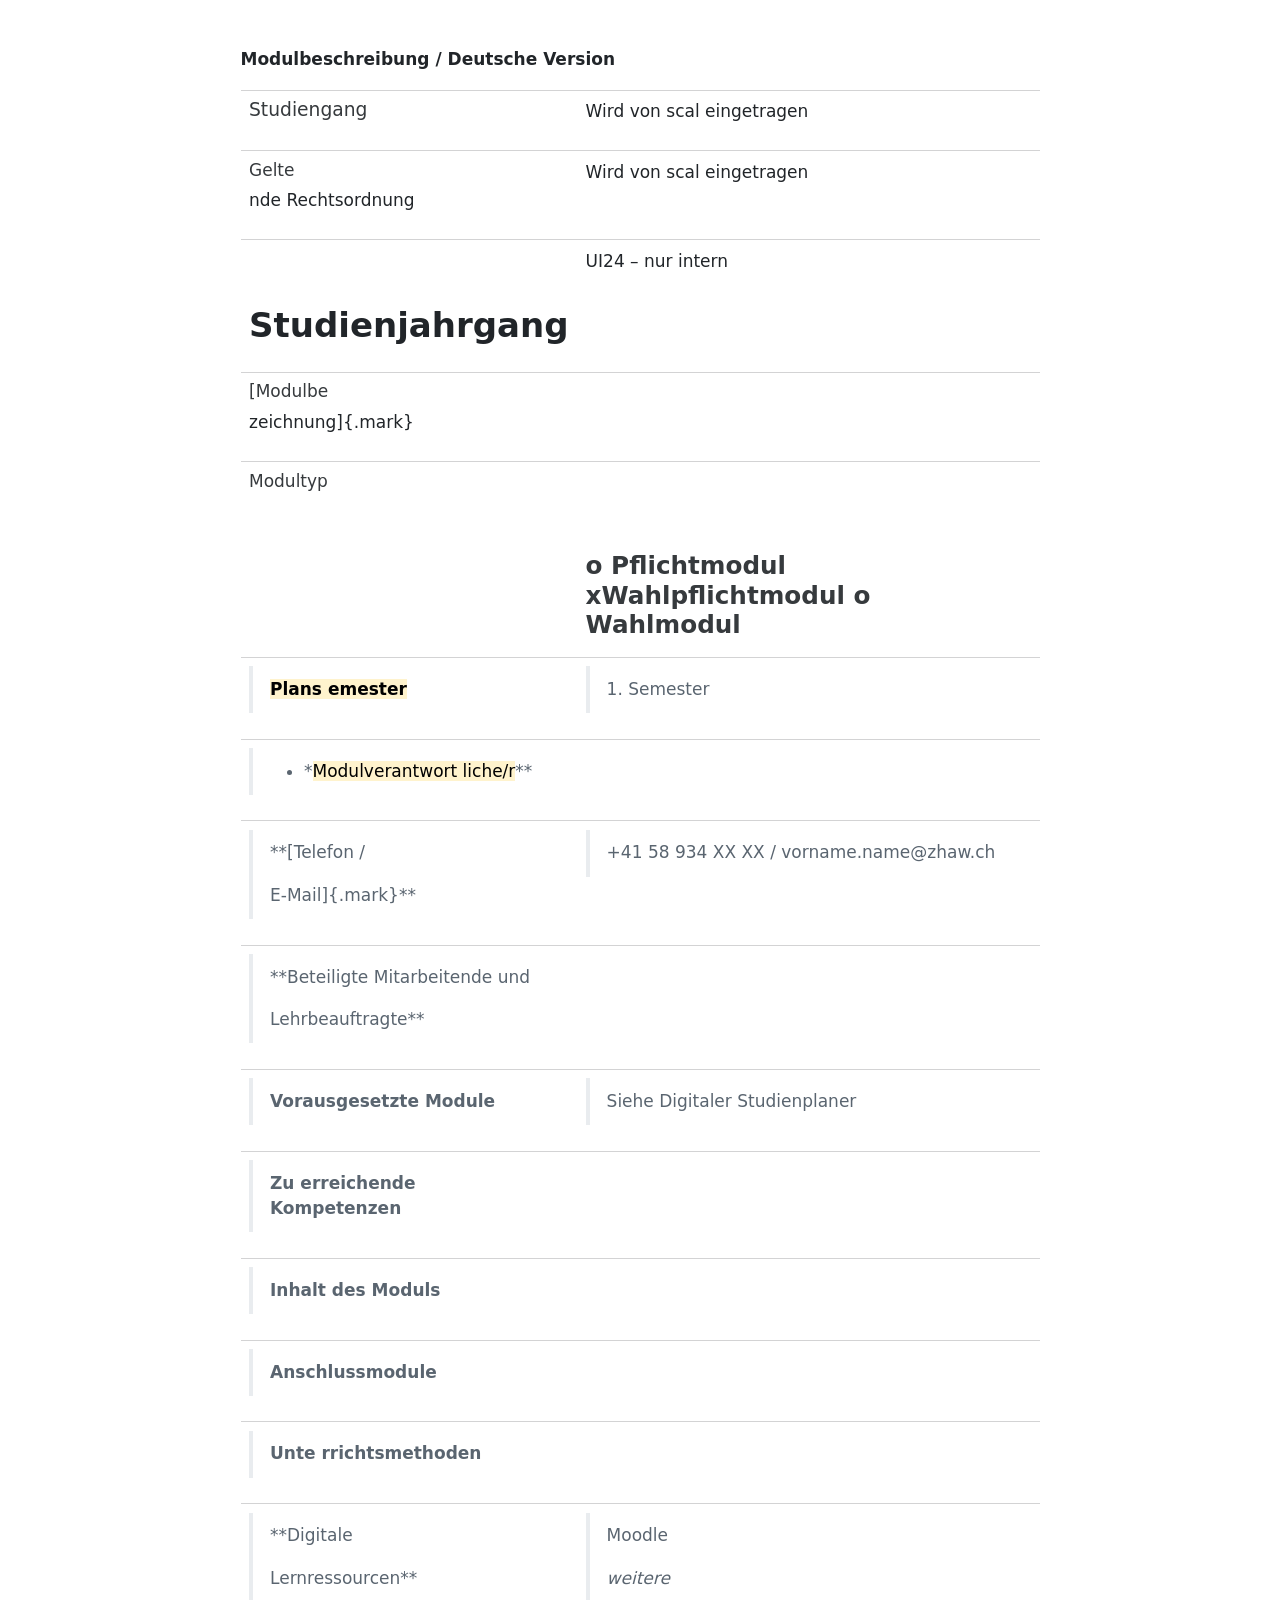
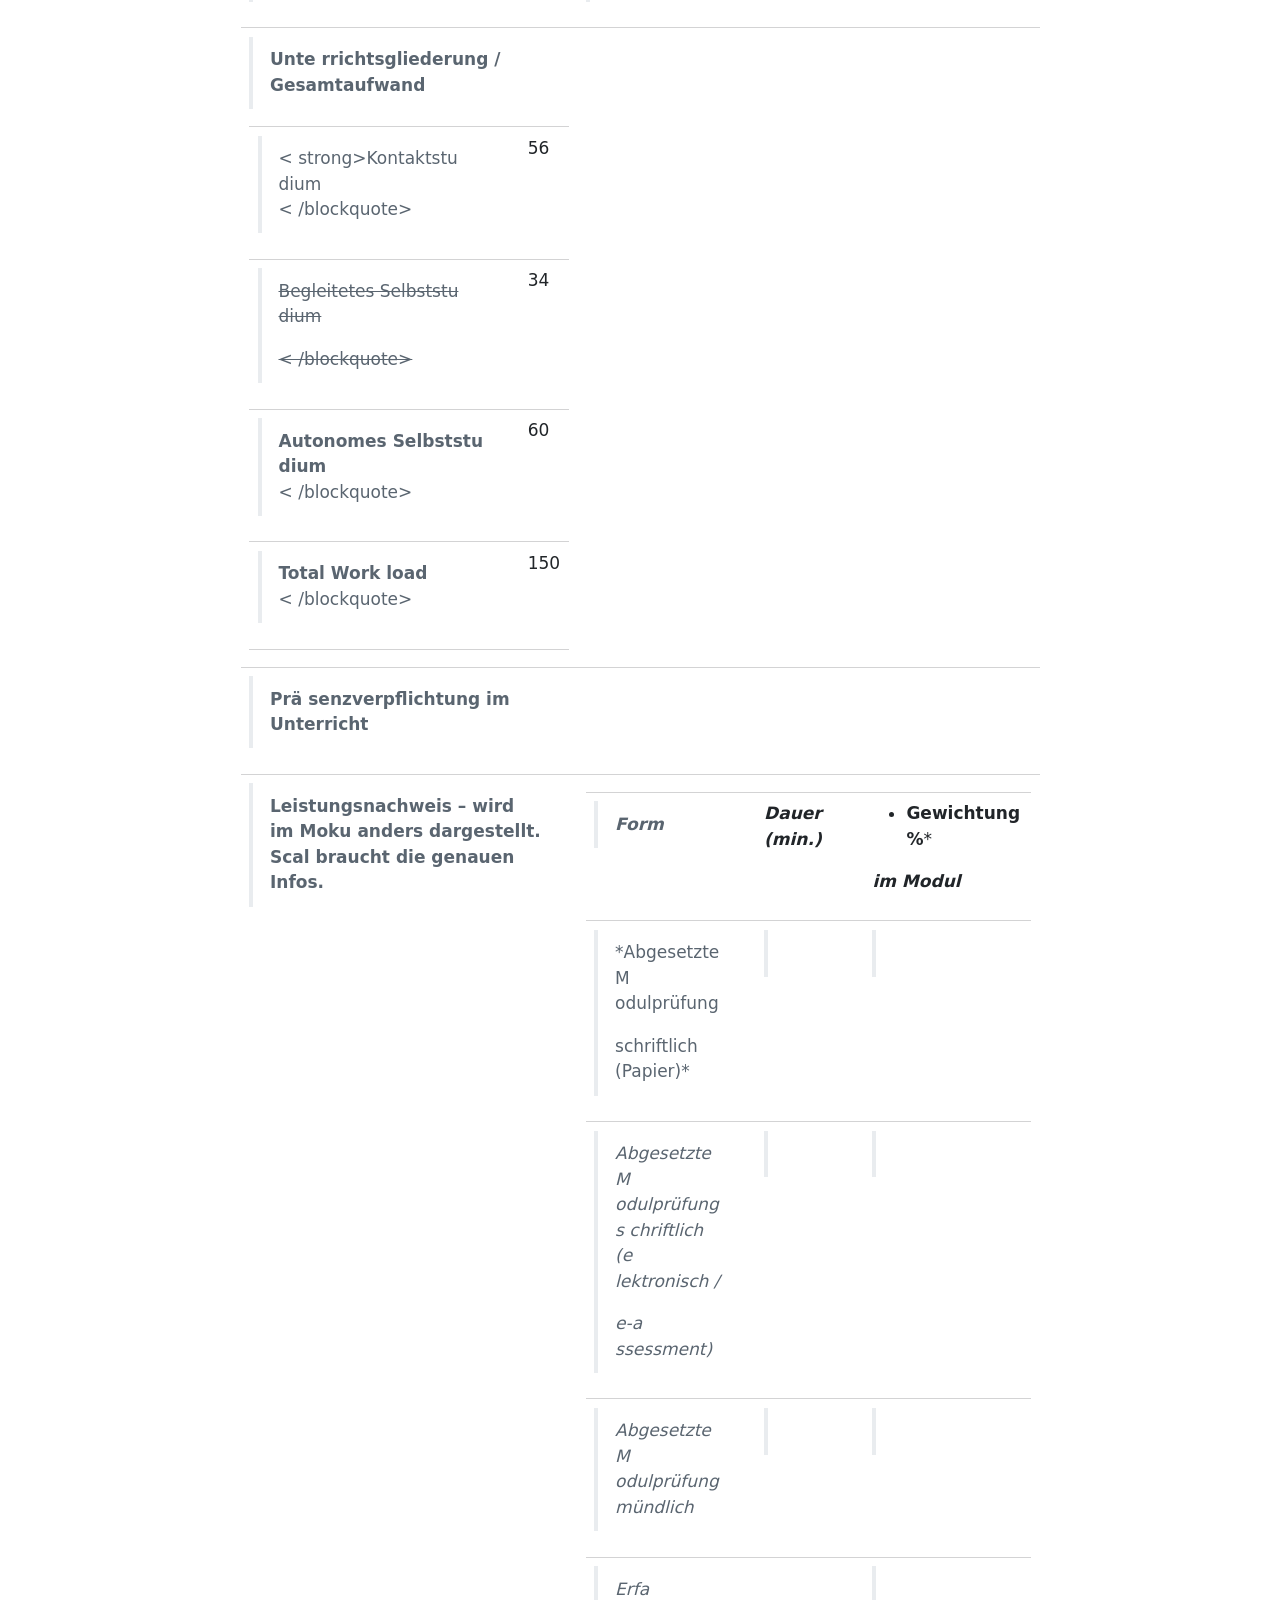
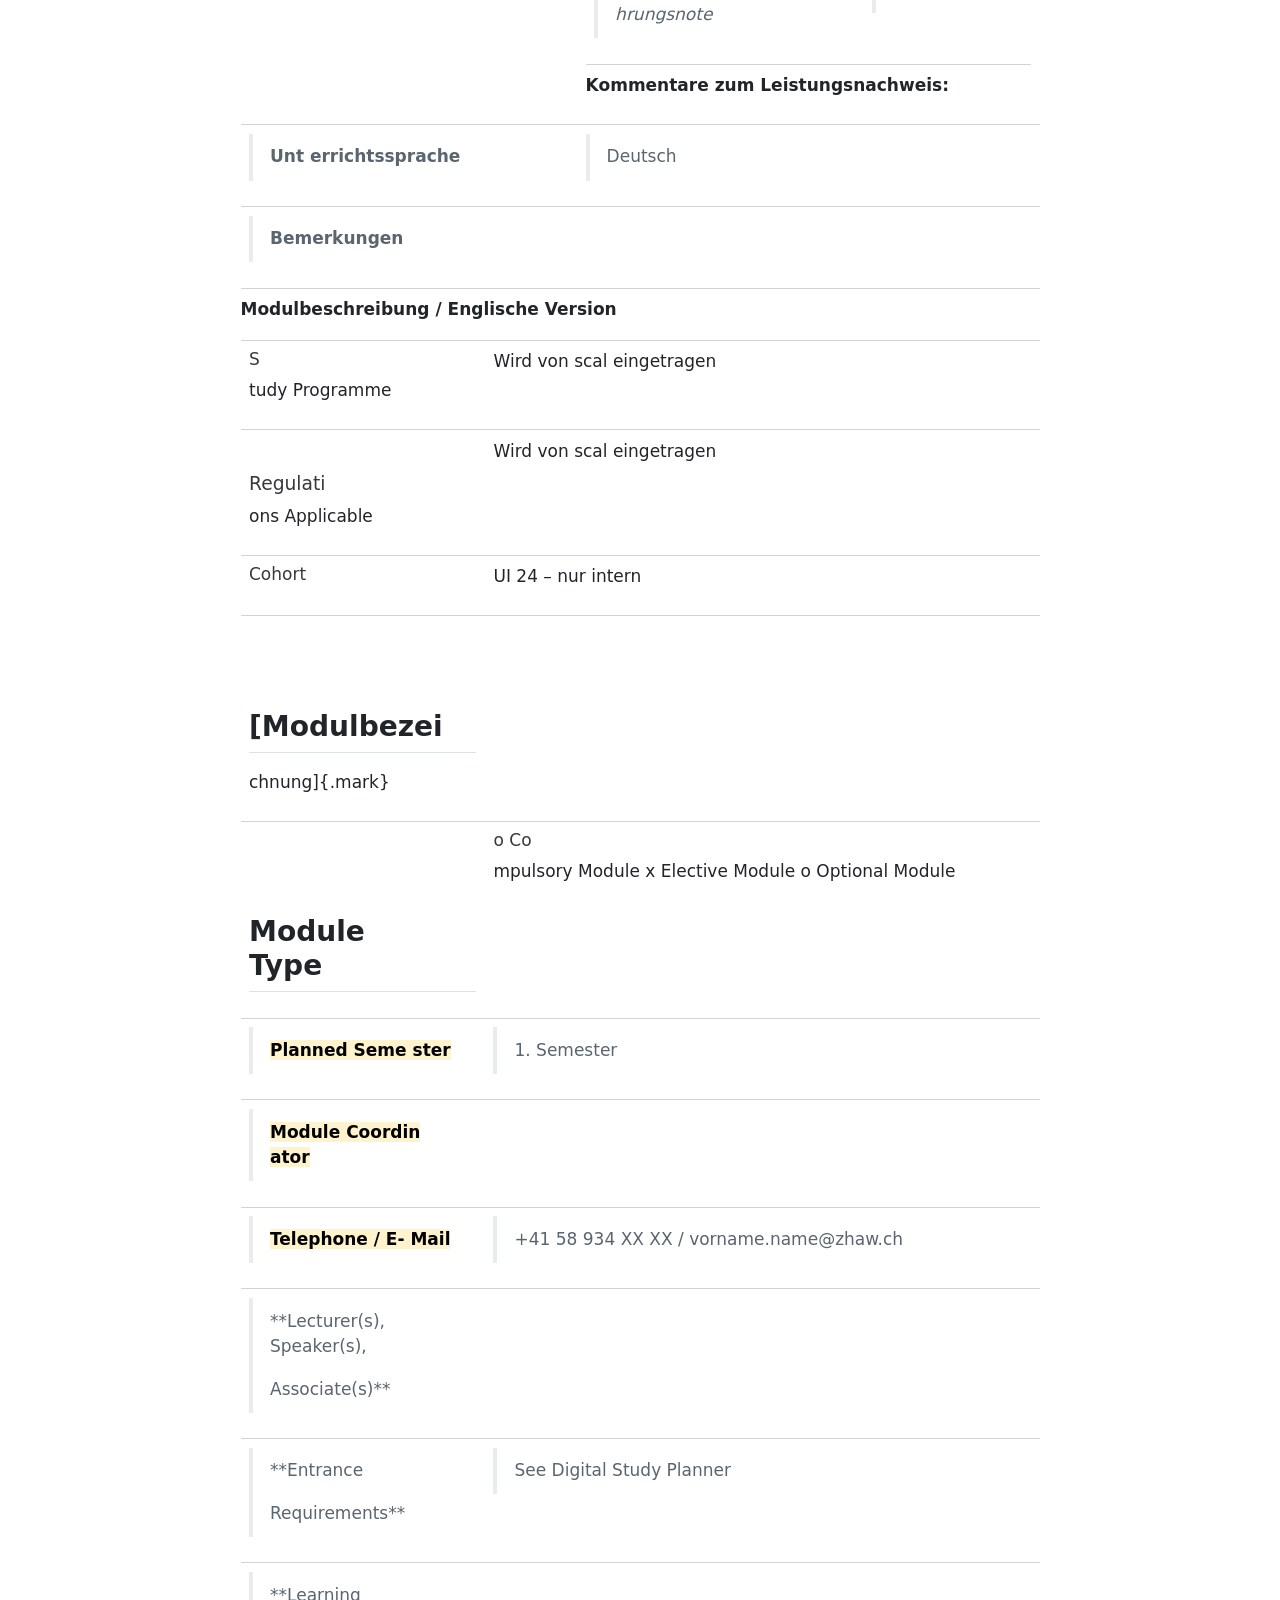
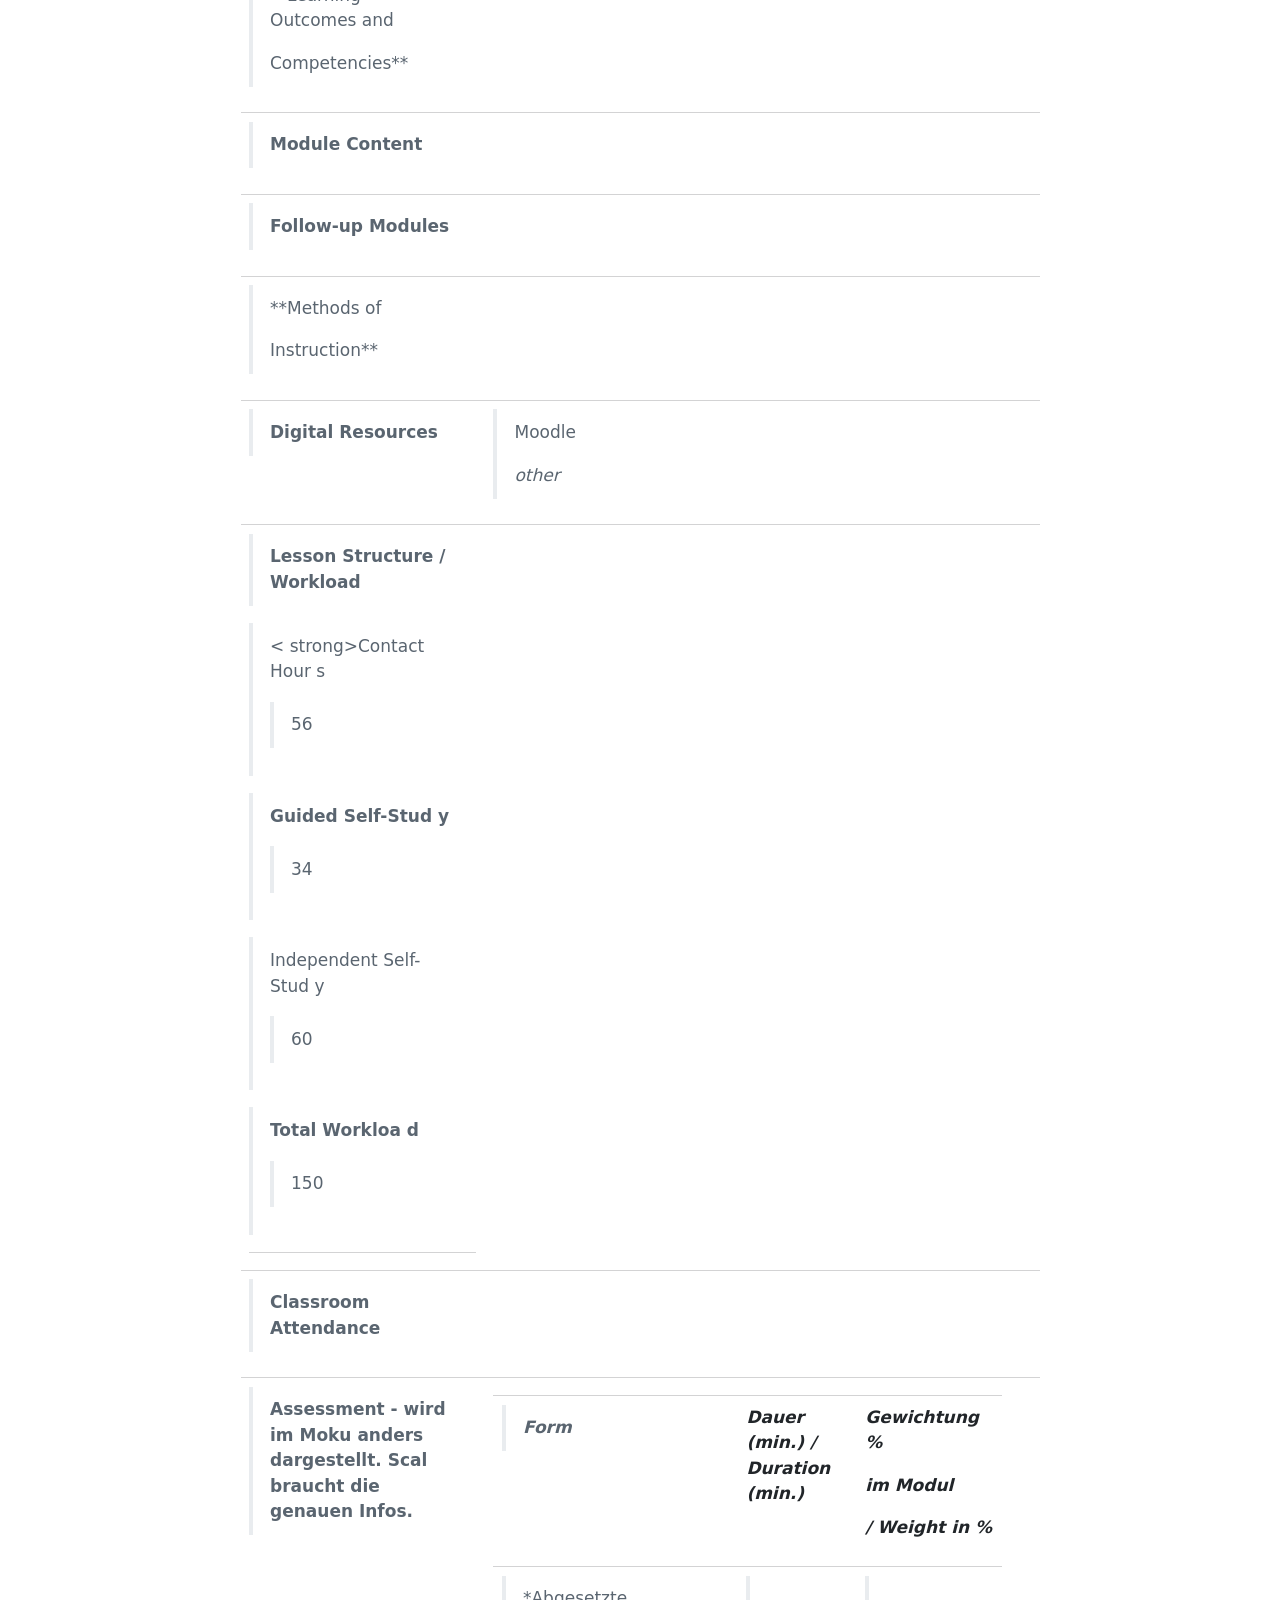
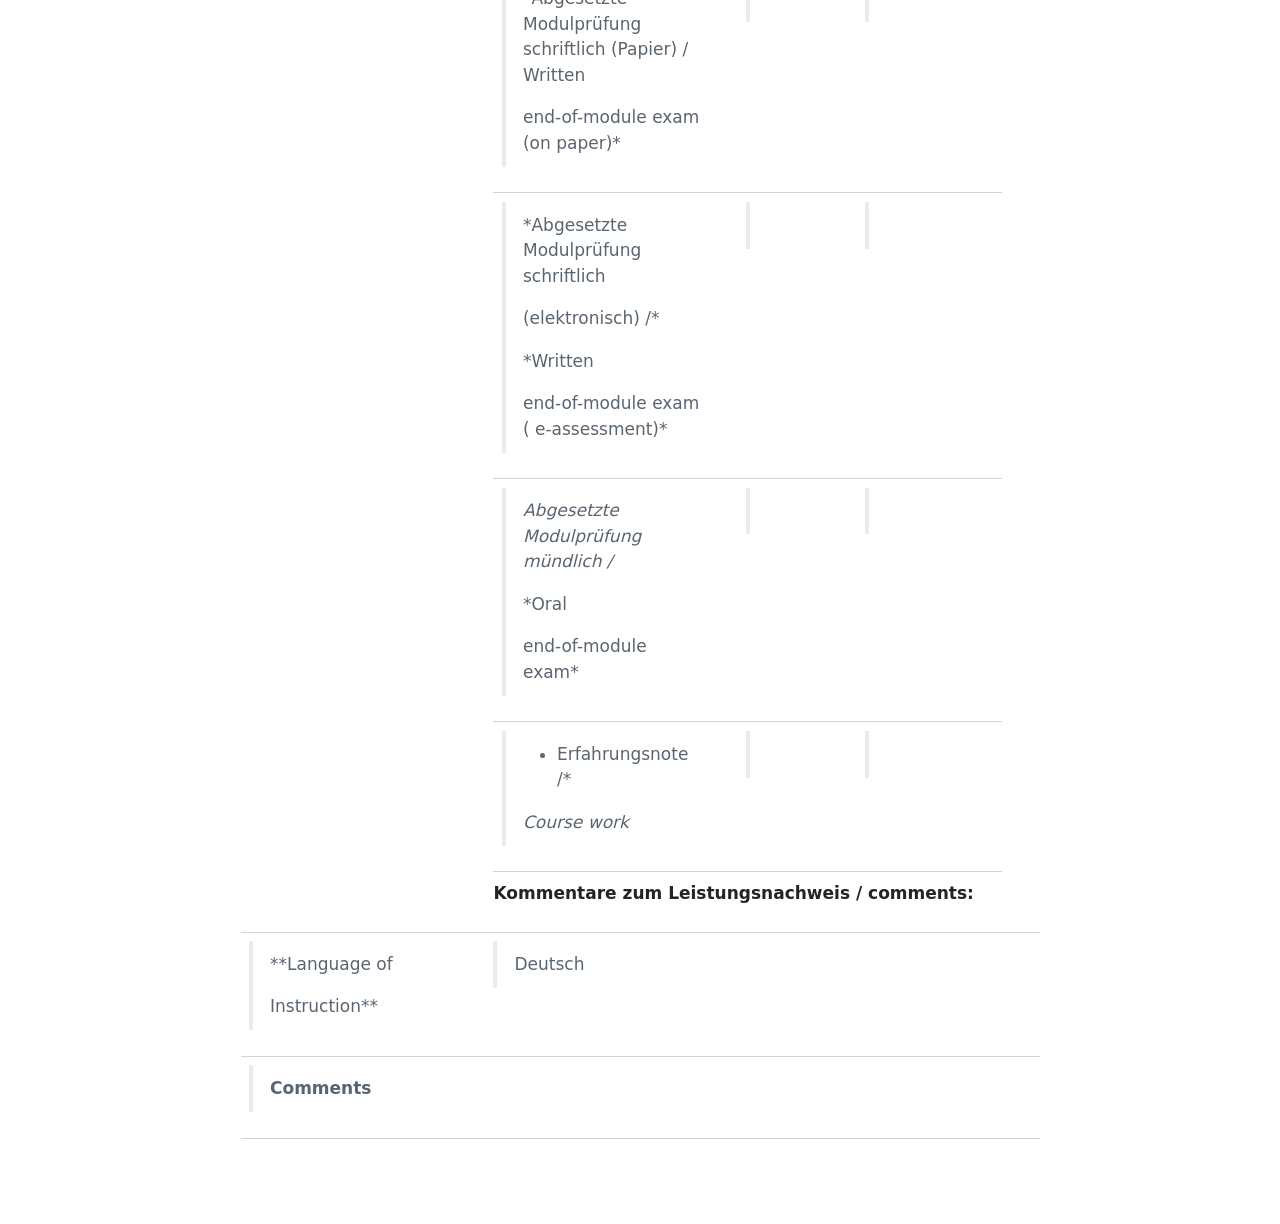
<file: Word_Modulbeschreib_vorlage_neues_curriculum_de_en.html>
<!DOCTYPE html>
<html xmlns="http://www.w3.org/1999/xhtml" lang="en" xml:lang="en"><head>

<meta charset="utf-8">
<meta name="generator" content="quarto-1.9.36">

<meta name="viewport" content="width=device-width, initial-scale=1.0, user-scalable=yes">


<title>word_modulbeschreib_vorlage_neues_curriculum_de_en – Geospatial Computing</title>
<style>
/* Default styles provided by pandoc.
** See https://pandoc.org/MANUAL.html#variables-for-html for config info.
*/
code{white-space: pre-wrap;}
span.smallcaps{font-variant: small-caps;}
div.columns{display: flex; gap: min(4vw, 1.5em);}
div.column{flex: auto; overflow-x: auto;}
div.hanging-indent{margin-left: 1.5em; text-indent: -1.5em;}
ul.task-list{list-style: none;}
ul.task-list li input[type="checkbox"] {
  width: 0.8em;
  margin: 0 0.8em 0.2em -1em; /* quarto-specific, see https://github.com/quarto-dev/quarto-cli/issues/4556 */ 
  vertical-align: middle;
}
</style>


<script src="site_libs/quarto-nav/quarto-nav.js"></script>
<script src="site_libs/clipboard/clipboard.min.js"></script>
<script src="site_libs/quarto-search/autocomplete.umd.js"></script>
<script src="site_libs/quarto-search/fuse.min.js"></script>
<script src="site_libs/quarto-search/quarto-search.js"></script>
<meta name="quarto:offset" content="./">
<script src="site_libs/quarto-html/quarto.js" type="module"></script>
<script src="site_libs/quarto-html/tabsets/tabsets.js" type="module"></script>
<script src="site_libs/quarto-html/popper.min.js"></script>
<script src="site_libs/quarto-html/tippy.umd.min.js"></script>
<script src="site_libs/quarto-html/anchor.min.js"></script>
<link href="site_libs/quarto-html/tippy.css" rel="stylesheet">
<link href="site_libs/quarto-html/quarto-syntax-highlighting-845c23b38eaddc0f92fda52bfe77a8c8.css" rel="stylesheet" id="quarto-text-highlighting-styles">
<script src="site_libs/bootstrap/bootstrap.min.js"></script>
<link href="site_libs/bootstrap/bootstrap-icons.css" rel="stylesheet">
<link href="site_libs/bootstrap/bootstrap-f24e557408e12e01b2e1cecebd1628ee.min.css" rel="stylesheet" append-hash="true" id="quarto-bootstrap" data-mode="light">
<script id="quarto-search-options" type="application/json">{
  "location": "sidebar",
  "copy-button": false,
  "collapse-after": 3,
  "panel-placement": "start",
  "type": "textbox",
  "limit": 50,
  "keyboard-shortcut": [
    "f",
    "/",
    "s"
  ],
  "show-item-context": false,
  "language": {
    "search-no-results-text": "No results",
    "search-matching-documents-text": "matching documents",
    "search-copy-link-title": "Copy link to search",
    "search-hide-matches-text": "Hide additional matches",
    "search-more-match-text": "more match in this document",
    "search-more-matches-text": "more matches in this document",
    "search-clear-button-title": "Clear",
    "search-text-placeholder": "",
    "search-detached-cancel-button-title": "Cancel",
    "search-submit-button-title": "Submit",
    "search-label": "Search"
  }
}</script>


</head>

<body class="fullcontent quarto-light">

<div id="quarto-search-results"></div>
<!-- content -->
<div id="quarto-content" class="quarto-container page-columns page-rows-contents page-layout-article">
<!-- sidebar -->
<!-- margin-sidebar -->
    
<!-- main -->
<main class="content" id="quarto-document-content"><header id="title-block-header" class="quarto-title-block"><h1 id="section" class="title display-7"></h1></header>




<p><strong>Modulbeschreibung / Deutsche Version</strong></p>
<table class="caption-top table">
<colgroup>
<col style="width: 27%">
<col style="width: 70%">
</colgroup>
<tbody>
<tr class="odd">
<td>
<h5 id="studiengang" class="anchored">Studiengang</h5></td>
<td><p id="wird-von-scal-eingetragen" class="heading">Wird von scal eingetragen</p></td>
</tr>
<tr class="even">
<td><h6 id="gelte" class="anchored">Gelte</h6>
<p>nde Rechtsordnung</p></td>
<td><p id="wird-von-scal-eingetragen-1" class="heading">Wird von scal eingetragen</p></td>
</tr>
<tr class="odd">
<td><h5 id="section-1" class="anchored"></h5>
<h1 id="studienjahrgang">Studienjahrgang</h1></td>
<td><p id="ui24-nur-intern" class="heading">UI24 – nur intern</p></td>
</tr>
<tr class="even">
<td><h6 id="modulbe" class="anchored">[Modulbe</h6>
<p>zeichnung]{.mark}</p></td>
<td><p id="section-2" class="heading"></p></td>
</tr>
<tr class="odd">
<td><h6 id="modultyp" class="anchored">Modultyp</h6></td>
<td><h3 id="section-3" class="anchored"></h3>
<h3 id="o-pflichtmodul-xwahlpflichtmodul-o-wahlmodul" class="anchored">o Pflichtmodul xWahlpflichtmodul o Wahlmodul</h3></td>
</tr>
<tr class="even">
<td><blockquote class="blockquote">
<p><strong><mark>Plans emester</mark></strong></p>
</blockquote></td>
<td><blockquote class="blockquote">
<p>1. Semester</p>
</blockquote></td>
</tr>
<tr class="odd">
<td><blockquote class="blockquote">
<ul>
<li>*<mark>Modulverantwort liche/r</mark>**</li>
</ul>
</blockquote></td>
<td></td>
</tr>
<tr class="even">
<td><blockquote class="blockquote">
<p>**[Telefon /</p>
<p>E-Mail]{.mark}**</p>
</blockquote></td>
<td><blockquote class="blockquote">
<p>+41 58 934 XX XX / vorname.name@zhaw.ch</p>
</blockquote></td>
</tr>
<tr class="odd">
<td><blockquote class="blockquote">
<p>**Beteiligte Mitarbeitende und</p>
<p>Lehrbeauftragte**</p>
</blockquote></td>
<td></td>
</tr>
<tr class="even">
<td><blockquote class="blockquote">
<p><strong>Vorausgesetzte Module</strong></p>
</blockquote></td>
<td><blockquote class="blockquote">
<p>Siehe Digitaler Studienplaner</p>
</blockquote></td>
</tr>
<tr class="odd">
<td><blockquote class="blockquote">
<p><strong>Zu erreichende Kompetenzen</strong></p>
</blockquote></td>
<td></td>
</tr>
<tr class="even">
<td><blockquote class="blockquote">
<p><strong>Inhalt des Moduls</strong></p>
</blockquote></td>
<td></td>
</tr>
<tr class="odd">
<td><blockquote class="blockquote">
<p><strong> Anschlussmodule</strong></p>
</blockquote></td>
<td></td>
</tr>
<tr class="even">
<td><blockquote class="blockquote">
<p><strong>Unte rrichtsmethoden</strong></p>
</blockquote></td>
<td></td>
</tr>
<tr class="odd">
<td><blockquote class="blockquote">
<p>**Digitale</p>
<p>Lernressourcen**</p>
</blockquote></td>
<td><blockquote class="blockquote">
<p>Moodle</p>
<p><em>weitere</em></p>
</blockquote></td>
</tr>
<tr class="even">
<td><blockquote class="blockquote">
<p><strong>Unte rrichtsgliederung / Gesamtaufwand</strong></p>
</blockquote>
<table class="table">
<colgroup>
<col styl="" e="width: 62%">
<col styl="" e="width: 37%">
</colgroup>
<tbody>
<tr class="odd">
<td>
<blockquote class="blockquote">
<p>
&lt; strong&gt;Kontaktstu dium
</p>
&lt; /blockquote&gt;
</blockquote></td>
<td>
56
</td>
</tr>
<tr class="even">
<td>
<blockquote class="blockquote">
<p>
<s trong="">Begleitetes Selbststu dium
</s></p><s trong="">
&lt; /blockquote&gt;
</s></blockquote></td>
<td>
34
</td>
</tr>
<tr class="odd">
<td>
<blockquote class="blockquote">
<p>
<strong>Autonomes Selbststu dium</strong>
</p>
&lt; /blockquote&gt;
</blockquote></td>
<td>
60
</td>
</tr>
<tr class="even">
<td>
<blockquote class="blockquote">
<p>
<strong>Total Work load</strong>
</p>
&lt; /blockquote&gt;
</blockquote></td>
<td>
150
</td>
</tr>
</tbody>
</table></td>
<td></td>
</tr>
<tr class="odd">
<td><blockquote class="blockquote">
<p><strong>Prä senzverpflichtung im Unterricht</strong></p>
</blockquote></td>
<td></td>
</tr>
<tr class="even">
<td><blockquote class="blockquote">
<p><strong> Leistungsnachweis – wird im Moku anders dargestellt. Scal braucht die genauen Infos.</strong></p>
</blockquote></td>
<td><table class="caption-top table">
<colgroup>
<col style="width: 19%">
<col style="width: 20%">
<col style="width: 20%">
</colgroup>
<tbody>
<tr class="odd">
<td><blockquote class="blockquote">
<p><strong><em>Form</em></strong></p>
</blockquote></td>
<td><strong><em>Dauer (min.)</em></strong></td>
<td><ul>
<li><strong>Gewichtung %</strong>*</li>
</ul>
<p><strong><em>im Modul</em></strong></p></td>
</tr>
<tr class="even">
<td><blockquote class="blockquote">
<p>*Abgesetzte M odulprüfung</p>
<p>schriftlich (Papier)*</p>
</blockquote></td>
<td><blockquote class="blockquote">
<p><em>     </em></p>
</blockquote></td>
<td><blockquote class="blockquote">
<p><em>     </em></p>
</blockquote></td>
</tr>
<tr class="odd">
<td><blockquote class="blockquote">
<p><em>Abgesetzte M odulprüfung s chriftlich<br>
(e lektronisch /</em></p>
<p><em>e-a ssessment)</em></p>
</blockquote></td>
<td><blockquote class="blockquote">
<p><em>     </em></p>
</blockquote></td>
<td><blockquote class="blockquote">
<p><em>     </em></p>
</blockquote></td>
</tr>
<tr class="even">
<td><blockquote class="blockquote">
<p><em>Abgesetzte M odulprüfung mündlich</em></p>
</blockquote></td>
<td><blockquote class="blockquote">
<p><em>     </em></p>
</blockquote></td>
<td><blockquote class="blockquote">
<p><em>     </em></p>
</blockquote></td>
</tr>
<tr class="odd">
<td><blockquote class="blockquote">
<p><em>Erfa hrungsnote</em></p>
</blockquote></td>
<td></td>
<td><blockquote class="blockquote">
<p><em>     </em></p>
</blockquote></td>
</tr>
</tbody>
</table>
<p><strong>Kommentare zum Leistungsnachweis:</strong></p></td>
</tr>
<tr class="odd">
<td><blockquote class="blockquote">
<p><strong>Unt errichtssprache</strong></p>
</blockquote></td>
<td><blockquote class="blockquote">
<p>Deutsch</p>
</blockquote></td>
</tr>
<tr class="even">
<td><blockquote class="blockquote">
<p><strong>Bemerkungen</strong></p>
</blockquote></td>
<td></td>
</tr>
</tbody>
</table>
<p><strong>Modulbeschreibung / Englische Version</strong></p>
<table class="caption-top table">
<colgroup>
<col style="width: 22%">
<col style="width: 71%">
<col style="width: 5%">
</colgroup>
<tbody>
<tr class="odd">
<td><h6 id="s" class="anchored">S</h6>
<p>tudy Programme</p></td>
<td><p id="wird-von-scal-eingetragen-2" class="heading">Wird von scal eingetragen</p></td>
<td></td>
</tr>
<tr class="even">
<td><h1 id="section-4"></h1>
<h5 id="regulati" class="anchored">Regulati</h5>
<p>ons Applicable</p></td>
<td><p id="wird-von-scal-eingetragen-3" class="heading">Wird von scal eingetragen</p></td>
<td></td>
</tr>
<tr class="odd">
<td><h6 id="cohort" class="anchored">Cohort</h6></td>
<td><p id="ui-24-nur-intern" class="heading">UI 24 – nur intern</p></td>
<td></td>
</tr>
<tr class="even">
<td><h4 id="section-5" class="anchored"></h4>
<h2 id="modulbezei" class="anchored">[Modulbezei</h2>
<p>chnung]{.mark}</p></td>
<td><p id="section-6" class="heading"></p></td>
<td></td>
</tr>
<tr class="odd">
<td><h4 id="section-7" class="anchored"></h4>
<h2 id="module-type" class="anchored">Module Type</h2></td>
<td><h6 id="o-co" class="anchored">o Co</h6>
<p>mpulsory Module x Elective Module o Optional Module</p></td>
<td></td>
</tr>
<tr class="even">
<td><blockquote class="blockquote">
<p><strong><mark>Planned Seme ster</mark></strong></p>
</blockquote></td>
<td><blockquote class="blockquote">
<p>1. Semester</p>
</blockquote></td>
<td></td>
</tr>
<tr class="odd">
<td><blockquote class="blockquote">
<p><strong><mark>Module Coordin ator</mark></strong></p>
</blockquote></td>
<td></td>
<td></td>
</tr>
<tr class="even">
<td><blockquote class="blockquote">
<p><strong><mark>Telephone / E- Mail</mark></strong></p>
</blockquote></td>
<td><blockquote class="blockquote">
<p>+41 58 934 XX XX / vorname.name@zhaw.ch</p>
</blockquote></td>
<td></td>
</tr>
<tr class="odd">
<td><blockquote class="blockquote">
<p>**Lecturer(s), Speaker(s),</p>
<p>Associate(s)**</p>
</blockquote></td>
<td></td>
<td></td>
</tr>
<tr class="even">
<td><blockquote class="blockquote">
<p>**Entrance</p>
<p>Requirements**</p>
</blockquote></td>
<td><blockquote class="blockquote">
<p>See Digital Study Planner</p>
</blockquote></td>
<td></td>
</tr>
<tr class="odd">
<td><blockquote class="blockquote">
<p>**Learning Outcomes and</p>
<p>Competencies**</p>
</blockquote></td>
<td></td>
<td></td>
</tr>
<tr class="even">
<td><blockquote class="blockquote">
<p><strong>Module Content</strong></p>
</blockquote></td>
<td></td>
<td></td>
</tr>
<tr class="odd">
<td><blockquote class="blockquote">
<p><strong>Follow-up Modules</strong></p>
</blockquote></td>
<td></td>
<td></td>
</tr>
<tr class="even">
<td><blockquote class="blockquote">
<p>**Methods of</p>
<p>Instruction**</p>
</blockquote></td>
<td></td>
<td></td>
</tr>
<tr class="odd">
<td><blockquote class="blockquote">
<p><strong>Digital Resources</strong></p>
</blockquote></td>
<td><blockquote class="blockquote">
<p>Moodle</p>
<p><em>other</em></p>
</blockquote></td>
<td></td>
</tr>
<tr class="even">
<td><blockquote class="blockquote">
<p><strong>Lesson Structure / Workload</strong></p>
</blockquote>
<t d="">
<blockquote class="blockquote">
<p>
&lt; strong&gt;Contact Hour s
</p>


<t d="">
<blockquote class="blockquote">
<p>
56
</p>


</blockquote></t></blockquote></t><t d="">
<blockquote class="blockquote">
<p>
<strong>Guided Self-Stud y</strong>
</p>


<t d="">
<blockquote class="blockquote">
<p>
34
</p>


</blockquote></t></blockquote></t><t d="">
<blockquote class="blockquote">
<p>
<stro ng="">Independent Self-Stud y
</stro></p>


<t d="">
<blockquote class="blockquote">
<p>
60
</p>


</blockquote></t></blockquote></t><t d="">
<blockquote class="blockquote">
<p>
<strong>Total Workloa d</strong>
</p>


<t d="">
<blockquote class="blockquote">
<p>
150
</p>


</blockquote></t></blockquote></t><table class="table">
<colgroup>
<col style="
width: 62%">
<col style="
width: 37%">
</colgroup>
<tbody>
<tr class="odd">
</tr>
<tr class="even">
</tr>
<tr class="odd">
</tr>
<tr class="even">
</tr>
</tbody>
</table></td>
<td></td>
<td></td>
</tr>
<tr class="odd">
<td><blockquote class="blockquote">
<p><strong>Classroom Attendance</strong></p>
</blockquote></td>
<td></td>
<td></td>
</tr>
<tr class="even">
<td><blockquote class="blockquote">
<p><strong>Assessment - wird im Moku anders dargestellt. Scal braucht die genauen Infos.</strong></p>
</blockquote></td>
<td><table class="caption-top table">
<colgroup>
<col style="width: 23%">
<col style="width: 19%">
<col style="width: 22%">
</colgroup>
<tbody>
<tr class="odd">
<td><blockquote class="blockquote">
<p><strong><em>Form</em></strong></p>
</blockquote></td>
<td><strong><em>Dauer (min.) / Duration (min.)</em></strong></td>
<td><p><strong><em>Gewichtung %</em></strong></p>
<p><strong><em>im Modul</em></strong></p>
<p><strong><em>/ Weight in %</em></strong></p></td>
</tr>
<tr class="even">
<td><blockquote class="blockquote">
<p>*Abgesetzte Modulprüfung schriftlich (Papier) / Written</p>
<p>end-of-module exam (on paper)*</p>
</blockquote></td>
<td><blockquote class="blockquote">
<p><em>     </em></p>
</blockquote></td>
<td><blockquote class="blockquote">
<p><em>     </em></p>
</blockquote></td>
</tr>
<tr class="odd">
<td><blockquote class="blockquote">
<p>*Abgesetzte Modulprüfung schriftlich<br>
</p>
<p>(elektronisch) /*</p>
<p>*Written</p>
<p>end-of-module exam ( e-assessment)*</p>
</blockquote></td>
<td><blockquote class="blockquote">
<p><em>     </em></p>
</blockquote></td>
<td><blockquote class="blockquote">
<p><em>     </em></p>
</blockquote></td>
</tr>
<tr class="even">
<td><blockquote class="blockquote">
<p><em>Abgesetzte Modulprüfung mündlich /</em></p>
<p>*Oral</p>
<p>end-of-module exam*</p>
</blockquote></td>
<td><blockquote class="blockquote">
<p><em>     </em></p>
</blockquote></td>
<td><blockquote class="blockquote">
<p><em>     </em></p>
</blockquote></td>
</tr>
<tr class="odd">
<td><blockquote class="blockquote">
<ul>
<li>Erfahrungsnote /*</li>
</ul>
<p><em>Course work</em></p>
</blockquote></td>
<td><blockquote class="blockquote">
<p><em>     </em></p>
</blockquote></td>
<td><blockquote class="blockquote">
<p><em>     </em></p>
</blockquote></td>
</tr>
</tbody>
</table>
<p><strong>Kommentare zum Leistungsnachweis / comments:</strong></p></td>
<td></td>
</tr>
<tr class="odd">
<td><blockquote class="blockquote">
<p>**Language of</p>
<p>Instruction**</p>
</blockquote></td>
<td><blockquote class="blockquote">
<p>Deutsch</p>
</blockquote></td>
<td></td>
</tr>
<tr class="even">
<td><blockquote class="blockquote">
<p><strong>Comments</strong></p>
</blockquote></td>
<td></td>
<td></td>
</tr>
</tbody>
</table>



</main> <!-- /main -->
<script id="quarto-html-after-body" type="application/javascript">
  window.document.addEventListener("DOMContentLoaded", function (event) {
    const icon = "";
    const anchorJS = new window.AnchorJS();
    anchorJS.options = {
      placement: 'right',
      icon: icon
    };
    anchorJS.add('.anchored');
    const isCodeAnnotation = (el) => {
      for (const clz of el.classList) {
        if (clz.startsWith('code-annotation-')) {                     
          return true;
        }
      }
      return false;
    }
    const onCopySuccess = function(e) {
      // button target
      const button = e.trigger;
      // don't keep focus
      button.blur();
      // flash "checked"
      button.classList.add('code-copy-button-checked');
      var currentTitle = button.getAttribute("title");
      button.setAttribute("title", "Copied!");
      let tooltip;
      if (window.bootstrap) {
        button.setAttribute("data-bs-toggle", "tooltip");
        button.setAttribute("data-bs-placement", "left");
        button.setAttribute("data-bs-title", "Copied!");
        tooltip = new bootstrap.Tooltip(button, 
          { trigger: "manual", 
            customClass: "code-copy-button-tooltip",
            offset: [0, -8]});
        tooltip.show();    
      }
      setTimeout(function() {
        if (tooltip) {
          tooltip.hide();
          button.removeAttribute("data-bs-title");
          button.removeAttribute("data-bs-toggle");
          button.removeAttribute("data-bs-placement");
        }
        button.setAttribute("title", currentTitle);
        button.classList.remove('code-copy-button-checked');
      }, 1000);
      // clear code selection
      e.clearSelection();
    }
    const getTextToCopy = function(trigger) {
      const outerScaffold = trigger.parentElement.cloneNode(true);
      const codeEl = outerScaffold.querySelector('code');
      for (const childEl of codeEl.children) {
        if (isCodeAnnotation(childEl)) {
          childEl.remove();
        }
      }
      return codeEl.innerText;
    }
    const clipboard = new window.ClipboardJS('.code-copy-button:not([data-in-quarto-modal])', {
      text: getTextToCopy
    });
    clipboard.on('success', onCopySuccess);
    if (window.document.getElementById('quarto-embedded-source-code-modal')) {
      const clipboardModal = new window.ClipboardJS('.code-copy-button[data-in-quarto-modal]', {
        text: getTextToCopy,
        container: window.document.getElementById('quarto-embedded-source-code-modal')
      });
      clipboardModal.on('success', onCopySuccess);
    }
      var localhostRegex = new RegExp(/^(?:http|https):\/\/localhost\:?[0-9]*\//);
      var mailtoRegex = new RegExp(/^mailto:/);
        var filterRegex = new RegExp("https:\/\/zhaw-geospatial-computing\.github\.io\/info\/");
      var isInternal = (href) => {
          return filterRegex.test(href) || localhostRegex.test(href) || mailtoRegex.test(href);
      }
      // Inspect non-navigation links and adorn them if external
     var links = window.document.querySelectorAll('a[href]:not(.nav-link):not(.navbar-brand):not(.toc-action):not(.sidebar-link):not(.sidebar-item-toggle):not(.pagination-link):not(.no-external):not([aria-hidden]):not(.dropdown-item):not(.quarto-navigation-tool):not(.about-link)');
      for (var i=0; i<links.length; i++) {
        const link = links[i];
        if (!isInternal(link.href)) {
          // undo the damage that might have been done by quarto-nav.js in the case of
          // links that we want to consider external
          if (link.dataset.originalHref !== undefined) {
            link.href = link.dataset.originalHref;
          }
        }
      }
    function tippyHover(el, contentFn, onTriggerFn, onUntriggerFn) {
      const config = {
        allowHTML: true,
        maxWidth: 500,
        delay: 100,
        arrow: false,
        appendTo: function(el) {
            return el.parentElement;
        },
        interactive: true,
        interactiveBorder: 10,
        theme: 'quarto',
        placement: 'bottom-start',
      };
      if (contentFn) {
        config.content = contentFn;
      }
      if (onTriggerFn) {
        config.onTrigger = onTriggerFn;
      }
      if (onUntriggerFn) {
        config.onUntrigger = onUntriggerFn;
      }
      window.tippy(el, config); 
    }
    const noterefs = window.document.querySelectorAll('a[role="doc-noteref"]');
    for (var i=0; i<noterefs.length; i++) {
      const ref = noterefs[i];
      tippyHover(ref, function() {
        // use id or data attribute instead here
        let href = ref.getAttribute('data-footnote-href') || ref.getAttribute('href');
        try { href = new URL(href).hash; } catch {}
        const id = href.replace(/^#\/?/, "");
        const note = window.document.getElementById(id);
        if (note) {
          return note.innerHTML;
        } else {
          return "";
        }
      });
    }
    const xrefs = window.document.querySelectorAll('a.quarto-xref');
    const processXRef = (id, note) => {
      // Strip column container classes
      const stripColumnClz = (el) => {
        el.classList.remove("page-full", "page-columns");
        if (el.children) {
          for (const child of el.children) {
            stripColumnClz(child);
          }
        }
      }
      stripColumnClz(note)
      if (id === null || id.startsWith('sec-')) {
        // Special case sections, only their first couple elements
        const container = document.createElement("div");
        if (note.children && note.children.length > 2) {
          container.appendChild(note.children[0].cloneNode(true));
          for (let i = 1; i < note.children.length; i++) {
            const child = note.children[i];
            if (child.tagName === "P" && child.innerText === "") {
              continue;
            } else {
              container.appendChild(child.cloneNode(true));
              break;
            }
          }
          if (window.Quarto?.typesetMath) {
            window.Quarto.typesetMath(container);
          }
          return container.innerHTML
        } else {
          if (window.Quarto?.typesetMath) {
            window.Quarto.typesetMath(note);
          }
          return note.innerHTML;
        }
      } else {
        // Remove any anchor links if they are present
        const anchorLink = note.querySelector('a.anchorjs-link');
        if (anchorLink) {
          anchorLink.remove();
        }
        if (window.Quarto?.typesetMath) {
          window.Quarto.typesetMath(note);
        }
        if (note.classList.contains("callout")) {
          return note.outerHTML;
        } else {
          return note.innerHTML;
        }
      }
    }
    for (var i=0; i<xrefs.length; i++) {
      const xref = xrefs[i];
      tippyHover(xref, undefined, function(instance) {
        instance.disable();
        let url = xref.getAttribute('href');
        let hash = undefined; 
        if (url.startsWith('#')) {
          hash = url;
        } else {
          try { hash = new URL(url).hash; } catch {}
        }
        if (hash) {
          const id = hash.replace(/^#\/?/, "");
          const note = window.document.getElementById(id);
          if (note !== null) {
            try {
              const html = processXRef(id, note.cloneNode(true));
              instance.setContent(html);
            } finally {
              instance.enable();
              instance.show();
            }
          } else {
            // See if we can fetch this
            fetch(url.split('#')[0])
            .then(res => res.text())
            .then(html => {
              const parser = new DOMParser();
              const htmlDoc = parser.parseFromString(html, "text/html");
              const note = htmlDoc.getElementById(id);
              if (note !== null) {
                const html = processXRef(id, note);
                instance.setContent(html);
              } 
            }).finally(() => {
              instance.enable();
              instance.show();
            });
          }
        } else {
          // See if we can fetch a full url (with no hash to target)
          // This is a special case and we should probably do some content thinning / targeting
          fetch(url)
          .then(res => res.text())
          .then(html => {
            const parser = new DOMParser();
            const htmlDoc = parser.parseFromString(html, "text/html");
            const note = htmlDoc.querySelector('main.content');
            if (note !== null) {
              // This should only happen for chapter cross references
              // (since there is no id in the URL)
              // remove the first header
              if (note.children.length > 0 && note.children[0].tagName === "HEADER") {
                note.children[0].remove();
              }
              const html = processXRef(null, note);
              instance.setContent(html);
            } 
          }).finally(() => {
            instance.enable();
            instance.show();
          });
        }
      }, function(instance) {
      });
    }
        let selectedAnnoteEl;
        const selectorForAnnotation = ( cell, annotation) => {
          let cellAttr = 'data-code-cell="' + cell + '"';
          let lineAttr = 'data-code-annotation="' +  annotation + '"';
          const selector = 'span[' + cellAttr + '][' + lineAttr + ']';
          return selector;
        }
        const selectCodeLines = (annoteEl) => {
          const doc = window.document;
          const targetCell = annoteEl.getAttribute("data-target-cell");
          const targetAnnotation = annoteEl.getAttribute("data-target-annotation");
          const annoteSpan = window.document.querySelector(selectorForAnnotation(targetCell, targetAnnotation));
          const lines = annoteSpan.getAttribute("data-code-lines").split(",");
          const lineIds = lines.map((line) => {
            return targetCell + "-" + line;
          })
          let top = null;
          let height = null;
          let parent = null;
          if (lineIds.length > 0) {
              //compute the position of the single el (top and bottom and make a div)
              const el = window.document.getElementById(lineIds[0]);
              top = el.offsetTop;
              height = el.offsetHeight;
              parent = el.parentElement.parentElement;
            if (lineIds.length > 1) {
              const lastEl = window.document.getElementById(lineIds[lineIds.length - 1]);
              const bottom = lastEl.offsetTop + lastEl.offsetHeight;
              height = bottom - top;
            }
            if (top !== null && height !== null && parent !== null) {
              // cook up a div (if necessary) and position it 
              let div = window.document.getElementById("code-annotation-line-highlight");
              if (div === null) {
                div = window.document.createElement("div");
                div.setAttribute("id", "code-annotation-line-highlight");
                div.style.position = 'absolute';
                parent.appendChild(div);
              }
              div.style.top = top - 2 + "px";
              div.style.height = height + 4 + "px";
              div.style.left = 0;
              let gutterDiv = window.document.getElementById("code-annotation-line-highlight-gutter");
              if (gutterDiv === null) {
                gutterDiv = window.document.createElement("div");
                gutterDiv.setAttribute("id", "code-annotation-line-highlight-gutter");
                gutterDiv.style.position = 'absolute';
                const codeCell = window.document.getElementById(targetCell);
                const gutter = codeCell.querySelector('.code-annotation-gutter');
                gutter.appendChild(gutterDiv);
              }
              gutterDiv.style.top = top - 2 + "px";
              gutterDiv.style.height = height + 4 + "px";
            }
            selectedAnnoteEl = annoteEl;
          }
        };
        const unselectCodeLines = () => {
          const elementsIds = ["code-annotation-line-highlight", "code-annotation-line-highlight-gutter"];
          elementsIds.forEach((elId) => {
            const div = window.document.getElementById(elId);
            if (div) {
              div.remove();
            }
          });
          selectedAnnoteEl = undefined;
        };
          // Handle positioning of the toggle
      window.addEventListener(
        "resize",
        throttle(() => {
          elRect = undefined;
          if (selectedAnnoteEl) {
            selectCodeLines(selectedAnnoteEl);
          }
        }, 10)
      );
      function throttle(fn, ms) {
      let throttle = false;
      let timer;
        return (...args) => {
          if(!throttle) { // first call gets through
              fn.apply(this, args);
              throttle = true;
          } else { // all the others get throttled
              if(timer) clearTimeout(timer); // cancel #2
              timer = setTimeout(() => {
                fn.apply(this, args);
                timer = throttle = false;
              }, ms);
          }
        };
      }
        // Attach click handler to the DT
        const annoteDls = window.document.querySelectorAll('dt[data-target-cell]');
        for (const annoteDlNode of annoteDls) {
          annoteDlNode.addEventListener('click', (event) => {
            const clickedEl = event.target;
            if (clickedEl !== selectedAnnoteEl) {
              unselectCodeLines();
              const activeEl = window.document.querySelector('dt[data-target-cell].code-annotation-active');
              if (activeEl) {
                activeEl.classList.remove('code-annotation-active');
              }
              selectCodeLines(clickedEl);
              clickedEl.classList.add('code-annotation-active');
            } else {
              // Unselect the line
              unselectCodeLines();
              clickedEl.classList.remove('code-annotation-active');
            }
          });
        }
    const findCites = (el) => {
      const parentEl = el.parentElement;
      if (parentEl) {
        const cites = parentEl.dataset.cites;
        if (cites) {
          return {
            el,
            cites: cites.split(' ')
          };
        } else {
          return findCites(el.parentElement)
        }
      } else {
        return undefined;
      }
    };
    var bibliorefs = window.document.querySelectorAll('a[role="doc-biblioref"]');
    for (var i=0; i<bibliorefs.length; i++) {
      const ref = bibliorefs[i];
      const citeInfo = findCites(ref);
      if (citeInfo) {
        tippyHover(citeInfo.el, function() {
          var popup = window.document.createElement('div');
          citeInfo.cites.forEach(function(cite) {
            var citeDiv = window.document.createElement('div');
            citeDiv.classList.add('hanging-indent');
            citeDiv.classList.add('csl-entry');
            var biblioDiv = window.document.getElementById('ref-' + cite);
            if (biblioDiv) {
              citeDiv.innerHTML = biblioDiv.innerHTML;
            }
            popup.appendChild(citeDiv);
          });
          return popup.innerHTML;
        });
      }
    }
  });
  </script>
</div> <!-- /content -->




</body></html>
</file>
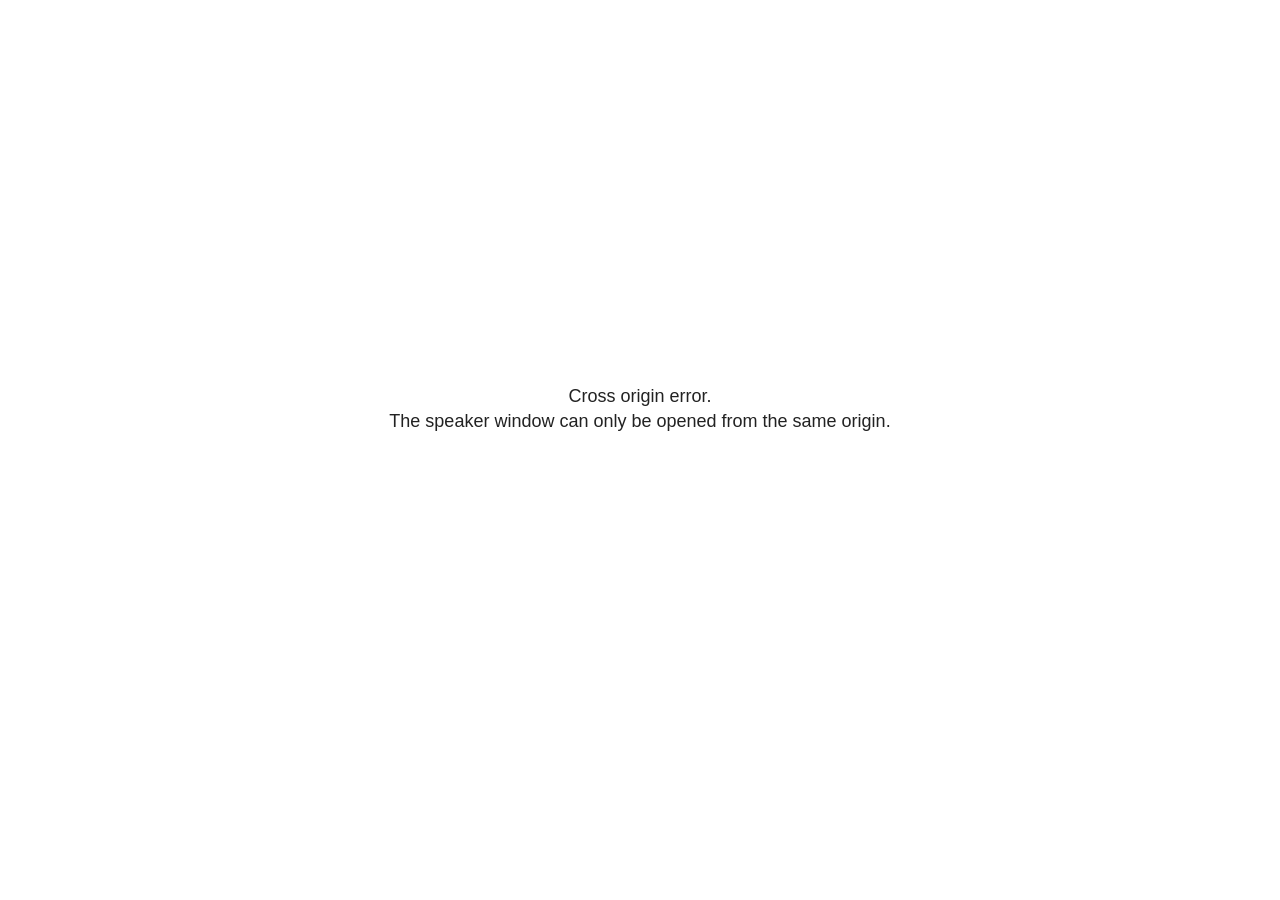
<file: site_libs/revealjs/plugin/notes/speaker-view.html>
<!--
	NOTE: You need to build the notes plugin after making changes to this file.
-->
<html lang="en">
	<head>
		<meta charset="utf-8">

		<title>reveal.js - Speaker View</title>

		<style>
			body {
				font-family: Helvetica;
				font-size: 18px;
			}

			#current-slide,
			#upcoming-slide,
			#speaker-controls {
				padding: 6px;
				box-sizing: border-box;
				-moz-box-sizing: border-box;
			}

			#current-slide iframe,
			#upcoming-slide iframe {
				width: 100%;
				height: 100%;
				border: 1px solid #ddd;
			}

			#current-slide .label,
			#upcoming-slide .label {
				position: absolute;
				top: 10px;
				left: 10px;
				z-index: 2;
			}

			#connection-status {
				position: absolute;
				top: 0;
				left: 0;
				width: 100%;
				height: 100%;
				z-index: 20;
				padding: 30% 20% 20% 20%;
				font-size: 18px;
				color: #222;
				background: #fff;
				text-align: center;
				box-sizing: border-box;
				line-height: 1.4;
			}

			.overlay-element {
				height: 34px;
				line-height: 34px;
				padding: 0 10px;
				text-shadow: none;
				background: rgba( 220, 220, 220, 0.8 );
				color: #222;
				font-size: 14px;
			}

			.overlay-element.interactive:hover {
				background: rgba( 220, 220, 220, 1 );
			}

			#current-slide {
				position: absolute;
				width: 60%;
				height: 100%;
				top: 0;
				left: 0;
				padding-right: 0;
			}

			#upcoming-slide {
				position: absolute;
				width: 40%;
				height: 40%;
				right: 0;
				top: 0;
			}

			/* Speaker controls */
			#speaker-controls {
				position: absolute;
				top: 40%;
				right: 0;
				width: 40%;
				height: 60%;
				overflow: auto;
				font-size: 18px;
			}

				.speaker-controls-time.hidden,
				.speaker-controls-notes.hidden {
					display: none;
				}

				.speaker-controls-time .label,
				.speaker-controls-pace .label,
				.speaker-controls-notes .label {
					text-transform: uppercase;
					font-weight: normal;
					font-size: 0.66em;
					color: #666;
					margin: 0;
				}

				.speaker-controls-time, .speaker-controls-pace {
					border-bottom: 1px solid rgba( 200, 200, 200, 0.5 );
					margin-bottom: 10px;
					padding: 10px 16px;
					padding-bottom: 20px;
					cursor: pointer;
				}

				.speaker-controls-time .reset-button {
					opacity: 0;
					float: right;
					color: #666;
					text-decoration: none;
				}
				.speaker-controls-time:hover .reset-button {
					opacity: 1;
				}

				.speaker-controls-time .timer,
				.speaker-controls-time .clock {
					width: 50%;
				}

				.speaker-controls-time .timer,
				.speaker-controls-time .clock,
				.speaker-controls-time .pacing .hours-value,
				.speaker-controls-time .pacing .minutes-value,
				.speaker-controls-time .pacing .seconds-value {
					font-size: 1.9em;
				}

				.speaker-controls-time .timer {
					float: left;
				}

				.speaker-controls-time .clock {
					float: right;
					text-align: right;
				}

				.speaker-controls-time span.mute {
					opacity: 0.3;
				}

				.speaker-controls-time .pacing-title {
					margin-top: 5px;
				}

				.speaker-controls-time .pacing.ahead {
					color: blue;
				}

				.speaker-controls-time .pacing.on-track {
					color: green;
				}

				.speaker-controls-time .pacing.behind {
					color: red;
				}

				.speaker-controls-notes {
					padding: 10px 16px;
				}

				.speaker-controls-notes .value {
					margin-top: 5px;
					line-height: 1.4;
					font-size: 1.2em;
				}

			/* Layout selector */
			#speaker-layout {
				position: absolute;
				top: 10px;
				right: 10px;
				color: #222;
				z-index: 10;
			}
				#speaker-layout select {
					position: absolute;
					width: 100%;
					height: 100%;
					top: 0;
					left: 0;
					border: 0;
					box-shadow: 0;
					cursor: pointer;
					opacity: 0;

					font-size: 1em;
					background-color: transparent;

					-moz-appearance: none;
					-webkit-appearance: none;
					-webkit-tap-highlight-color: rgba(0, 0, 0, 0);
				}

				#speaker-layout select:focus {
					outline: none;
					box-shadow: none;
				}

			.clear {
				clear: both;
			}

			/* Speaker layout: Wide */
			body[data-speaker-layout="wide"] #current-slide,
			body[data-speaker-layout="wide"] #upcoming-slide {
				width: 50%;
				height: 45%;
				padding: 6px;
			}

			body[data-speaker-layout="wide"] #current-slide {
				top: 0;
				left: 0;
			}

			body[data-speaker-layout="wide"] #upcoming-slide {
				top: 0;
				left: 50%;
			}

			body[data-speaker-layout="wide"] #speaker-controls {
				top: 45%;
				left: 0;
				width: 100%;
				height: 50%;
				font-size: 1.25em;
			}

			/* Speaker layout: Tall */
			body[data-speaker-layout="tall"] #current-slide,
			body[data-speaker-layout="tall"] #upcoming-slide {
				width: 45%;
				height: 50%;
				padding: 6px;
			}

			body[data-speaker-layout="tall"] #current-slide {
				top: 0;
				left: 0;
			}

			body[data-speaker-layout="tall"] #upcoming-slide {
				top: 50%;
				left: 0;
			}

			body[data-speaker-layout="tall"] #speaker-controls {
				padding-top: 40px;
				top: 0;
				left: 45%;
				width: 55%;
				height: 100%;
				font-size: 1.25em;
			}

			/* Speaker layout: Notes only */
			body[data-speaker-layout="notes-only"] #current-slide,
			body[data-speaker-layout="notes-only"] #upcoming-slide {
				display: none;
			}

			body[data-speaker-layout="notes-only"] #speaker-controls {
				padding-top: 40px;
				top: 0;
				left: 0;
				width: 100%;
				height: 100%;
				font-size: 1.25em;
			}

			@media screen and (max-width: 1080px) {
				body[data-speaker-layout="default"] #speaker-controls {
					font-size: 16px;
				}
			}

			@media screen and (max-width: 900px) {
				body[data-speaker-layout="default"] #speaker-controls {
					font-size: 14px;
				}
			}

			@media screen and (max-width: 800px) {
				body[data-speaker-layout="default"] #speaker-controls {
					font-size: 12px;
				}
			}

		</style>
	</head>

	<body>

		<div id="connection-status">Loading speaker view...</div>

		<div id="current-slide"></div>
		<div id="upcoming-slide"><span class="overlay-element label">Upcoming</span></div>
		<div id="speaker-controls">
			<div class="speaker-controls-time">
				<h4 class="label">Time <span class="reset-button">Click to Reset</span></h4>
				<div class="clock">
					<span class="clock-value">0:00 AM</span>
				</div>
				<div class="timer">
					<span class="hours-value">00</span><span class="minutes-value">:00</span><span class="seconds-value">:00</span>
				</div>
				<div class="clear"></div>

				<h4 class="label pacing-title" style="display: none">Pacing – Time to finish current slide</h4>
				<div class="pacing" style="display: none">
					<span class="hours-value">00</span><span class="minutes-value">:00</span><span class="seconds-value">:00</span>
				</div>
			</div>

			<div class="speaker-controls-notes hidden">
				<h4 class="label">Notes</h4>
				<div class="value"></div>
			</div>
		</div>
		<div id="speaker-layout" class="overlay-element interactive">
			<span class="speaker-layout-label"></span>
			<select class="speaker-layout-dropdown"></select>
		</div>

		<script>

			(function() {

				var notes,
					notesValue,
					currentState,
					currentSlide,
					upcomingSlide,
					layoutLabel,
					layoutDropdown,
					pendingCalls = {},
					lastRevealApiCallId = 0,
					connected = false

				var connectionStatus = document.querySelector( '#connection-status' );

				var SPEAKER_LAYOUTS = {
					'default': 'Default',
					'wide': 'Wide',
					'tall': 'Tall',
					'notes-only': 'Notes only'
				};

				setupLayout();

				let openerOrigin;

				try {
					openerOrigin = window.opener.location.origin;
				}
				catch ( error ) { console.warn( error ) }

				// In order to prevent XSS, the speaker view will only run if its
				// opener has the same origin as itself
				if( window.location.origin !== openerOrigin ) {
					connectionStatus.innerHTML = 'Cross origin error.<br>The speaker window can only be opened from the same origin.';
					return;
				}

				var connectionTimeout = setTimeout( function() {
					connectionStatus.innerHTML = 'Error connecting to main window.<br>Please try closing and reopening the speaker view.';
				}, 5000 );

				window.addEventListener( 'message', function( event ) {

					// Validate the origin of all messages to avoid parsing messages
					// that aren't meant for us. Ignore when running off file:// so
					// that the speaker view continues to work without a web server.
					if( window.location.origin !== event.origin && window.location.origin !== 'file://' ) {
						return
					}

					clearTimeout( connectionTimeout );
					connectionStatus.style.display = 'none';

					var data = JSON.parse( event.data );

					// The overview mode is only useful to the reveal.js instance
					// where navigation occurs so we don't sync it
					if( data.state ) delete data.state.overview;

					// Messages sent by the notes plugin inside of the main window
					if( data && data.namespace === 'reveal-notes' ) {
						if( data.type === 'connect' ) {
							handleConnectMessage( data );
						}
						else if( data.type === 'state' ) {
							handleStateMessage( data );
						}
						else if( data.type === 'return' ) {
							pendingCalls[data.callId](data.result);
							delete pendingCalls[data.callId];
						}
					}
					// Messages sent by the reveal.js inside of the current slide preview
					else if( data && data.namespace === 'reveal' ) {
						if( /ready/.test( data.eventName ) ) {
							// Send a message back to notify that the handshake is complete
							window.opener.postMessage( JSON.stringify({ namespace: 'reveal-notes', type: 'connected'} ), '*' );
						}
						else if( /slidechanged|fragmentshown|fragmenthidden|paused|resumed/.test( data.eventName ) && currentState !== JSON.stringify( data.state ) ) {

							dispatchStateToMainWindow( data.state );

						}
					}

				} );

				/**
				 * Updates the presentation in the main window to match the state
				 * of the presentation in the notes window.
				 */
				const dispatchStateToMainWindow = debounce(( state ) => {
					window.opener.postMessage( JSON.stringify({ method: 'setState', args: [ state ]} ), '*' );
				}, 500);

				/**
				 * Asynchronously calls the Reveal.js API of the main frame.
				 */
				function callRevealApi( methodName, methodArguments, callback ) {

					var callId = ++lastRevealApiCallId;
					pendingCalls[callId] = callback;
					window.opener.postMessage( JSON.stringify( {
						namespace: 'reveal-notes',
						type: 'call',
						callId: callId,
						methodName: methodName,
						arguments: methodArguments
					} ), '*' );

				}

				/**
				 * Called when the main window is trying to establish a
				 * connection.
				 */
				function handleConnectMessage( data ) {

					if( connected === false ) {
						connected = true;

						setupIframes( data );
						setupKeyboard();
						setupNotes();
						setupTimer();
						setupHeartbeat();
					}

				}

				/**
				 * Called when the main window sends an updated state.
				 */
				function handleStateMessage( data ) {

					// Store the most recently set state to avoid circular loops
					// applying the same state
					currentState = JSON.stringify( data.state );

					// No need for updating the notes in case of fragment changes
					if ( data.notes ) {
						notes.classList.remove( 'hidden' );
						notesValue.style.whiteSpace = data.whitespace;
						if( data.markdown ) {
							notesValue.innerHTML = marked( data.notes );
						}
						else {
							notesValue.innerHTML = data.notes;
						}
					}
					else {
						notes.classList.add( 'hidden' );
					}

					// Update the note slides
					currentSlide.contentWindow.postMessage( JSON.stringify({ method: 'setState', args: [ data.state ] }), '*' );
					upcomingSlide.contentWindow.postMessage( JSON.stringify({ method: 'setState', args: [ data.state ] }), '*' );
					upcomingSlide.contentWindow.postMessage( JSON.stringify({ method: 'next' }), '*' );

				}

				// Limit to max one state update per X ms
				handleStateMessage = debounce( handleStateMessage, 200 );

				/**
				 * Forward keyboard events to the current slide window.
				 * This enables keyboard events to work even if focus
				 * isn't set on the current slide iframe.
				 *
				 * Block F5 default handling, it reloads and disconnects
				 * the speaker notes window.
				 */
				function setupKeyboard() {

					document.addEventListener( 'keydown', function( event ) {
						if( event.keyCode === 116 || ( event.metaKey && event.keyCode === 82 ) ) {
							event.preventDefault();
							return false;
						}
						currentSlide.contentWindow.postMessage( JSON.stringify({ method: 'triggerKey', args: [ event.keyCode ] }), '*' );
					} );

				}

				/**
				 * Creates the preview iframes.
				 */
				function setupIframes( data ) {

					var params = [
						'receiver',
						'progress=false',
						'history=false',
						'transition=none',
						'autoSlide=0',
						'backgroundTransition=none'
					].join( '&' );

					var urlSeparator = /\?/.test(data.url) ? '&' : '?';
					var hash = '#/' + data.state.indexh + '/' + data.state.indexv;
					var currentURL = data.url + urlSeparator + params + '&scrollActivationWidth=false&postMessageEvents=true' + hash;
					var upcomingURL = data.url + urlSeparator + params + '&scrollActivationWidth=false&controls=false' + hash;

					currentSlide = document.createElement( 'iframe' );
					currentSlide.setAttribute( 'width', 1280 );
					currentSlide.setAttribute( 'height', 1024 );
					currentSlide.setAttribute( 'src', currentURL );
					document.querySelector( '#current-slide' ).appendChild( currentSlide );

					upcomingSlide = document.createElement( 'iframe' );
					upcomingSlide.setAttribute( 'width', 640 );
					upcomingSlide.setAttribute( 'height', 512 );
					upcomingSlide.setAttribute( 'src', upcomingURL );
					document.querySelector( '#upcoming-slide' ).appendChild( upcomingSlide );

				}

				/**
				 * Setup the notes UI.
				 */
				function setupNotes() {

					notes = document.querySelector( '.speaker-controls-notes' );
					notesValue = document.querySelector( '.speaker-controls-notes .value' );

				}

				/**
				 * We send out a heartbeat at all times to ensure we can
				 * reconnect with the main presentation window after reloads.
				 */
				function setupHeartbeat() {

					setInterval( () => {
						window.opener.postMessage( JSON.stringify({ namespace: 'reveal-notes', type: 'heartbeat'} ), '*' );
					}, 1000 );

				}

				function getTimings( callback ) {

					callRevealApi( 'getSlidesAttributes', [], function ( slideAttributes ) {
						callRevealApi( 'getConfig', [], function ( config ) {
							var totalTime = config.totalTime;
							var minTimePerSlide = config.minimumTimePerSlide || 0;
							var defaultTiming = config.defaultTiming;
							if ((defaultTiming == null) && (totalTime == null)) {
								callback(null);
								return;
							}
							// Setting totalTime overrides defaultTiming
							if (totalTime) {
								defaultTiming = 0;
							}
							var timings = [];
							for ( var i in slideAttributes ) {
								var slide = slideAttributes[ i ];
								var timing = defaultTiming;
								if( slide.hasOwnProperty( 'data-timing' )) {
									var t = slide[ 'data-timing' ];
									timing = parseInt(t);
									if( isNaN(timing) ) {
										console.warn("Could not parse timing '" + t + "' of slide " + i + "; using default of " + defaultTiming);
										timing = defaultTiming;
									}
								}
								timings.push(timing);
							}
							if ( totalTime ) {
								// After we've allocated time to individual slides, we summarize it and
								// subtract it from the total time
								var remainingTime = totalTime - timings.reduce( function(a, b) { return a + b; }, 0 );
								// The remaining time is divided by the number of slides that have 0 seconds
								// allocated at the moment, giving the average time-per-slide on the remaining slides
								var remainingSlides = (timings.filter( function(x) { return x == 0 }) ).length
								var timePerSlide = Math.round( remainingTime / remainingSlides, 0 )
								// And now we replace every zero-value timing with that average
								timings = timings.map( function(x) { return (x==0 ? timePerSlide : x) } );
							}
							var slidesUnderMinimum = timings.filter( function(x) { return (x < minTimePerSlide) } ).length
							if ( slidesUnderMinimum ) {
								message = "The pacing time for " + slidesUnderMinimum + " slide(s) is under the configured minimum of " + minTimePerSlide + " seconds. Check the data-timing attribute on individual slides, or consider increasing the totalTime or minimumTimePerSlide configuration options (or removing some slides).";
								alert(message);
							}
							callback( timings );
						} );
					} );

				}

				/**
				 * Return the number of seconds allocated for presenting
				 * all slides up to and including this one.
				 */
				function getTimeAllocated( timings, callback ) {

					callRevealApi( 'getSlidePastCount', [], function ( currentSlide ) {
						var allocated = 0;
						for (var i in timings.slice(0, currentSlide + 1)) {
							allocated += timings[i];
						}
						callback( allocated );
					} );

				}

				/**
				 * Create the timer and clock and start updating them
				 * at an interval.
				 */
				function setupTimer() {

					var start = new Date(),
					timeEl = document.querySelector( '.speaker-controls-time' ),
					clockEl = timeEl.querySelector( '.clock-value' ),
					hoursEl = timeEl.querySelector( '.hours-value' ),
					minutesEl = timeEl.querySelector( '.minutes-value' ),
					secondsEl = timeEl.querySelector( '.seconds-value' ),
					pacingTitleEl = timeEl.querySelector( '.pacing-title' ),
					pacingEl = timeEl.querySelector( '.pacing' ),
					pacingHoursEl = pacingEl.querySelector( '.hours-value' ),
					pacingMinutesEl = pacingEl.querySelector( '.minutes-value' ),
					pacingSecondsEl = pacingEl.querySelector( '.seconds-value' );

					var timings = null;
					getTimings( function ( _timings ) {

						timings = _timings;
						if (_timings !== null) {
							pacingTitleEl.style.removeProperty('display');
							pacingEl.style.removeProperty('display');
						}

						// Update once directly
						_updateTimer();

						// Then update every second
						setInterval( _updateTimer, 1000 );

					} );


					function _resetTimer() {

						if (timings == null) {
							start = new Date();
							_updateTimer();
						}
						else {
							// Reset timer to beginning of current slide
							getTimeAllocated( timings, function ( slideEndTimingSeconds ) {
								var slideEndTiming = slideEndTimingSeconds * 1000;
								callRevealApi( 'getSlidePastCount', [], function ( currentSlide ) {
									var currentSlideTiming = timings[currentSlide] * 1000;
									var previousSlidesTiming = slideEndTiming - currentSlideTiming;
									var now = new Date();
									start = new Date(now.getTime() - previousSlidesTiming);
									_updateTimer();
								} );
							} );
						}

					}

					timeEl.addEventListener( 'click', function() {
						_resetTimer();
						return false;
					} );

					function _displayTime( hrEl, minEl, secEl, time) {

						var sign = Math.sign(time) == -1 ? "-" : "";
						time = Math.abs(Math.round(time / 1000));
						var seconds = time % 60;
						var minutes = Math.floor( time / 60 ) % 60 ;
						var hours = Math.floor( time / ( 60 * 60 )) ;
						hrEl.innerHTML = sign + zeroPadInteger( hours );
						if (hours == 0) {
							hrEl.classList.add( 'mute' );
						}
						else {
							hrEl.classList.remove( 'mute' );
						}
						minEl.innerHTML = ':' + zeroPadInteger( minutes );
						if (hours == 0 && minutes == 0) {
							minEl.classList.add( 'mute' );
						}
						else {
							minEl.classList.remove( 'mute' );
						}
						secEl.innerHTML = ':' + zeroPadInteger( seconds );
					}

					function _updateTimer() {

						var diff, hours, minutes, seconds,
						now = new Date();

						diff = now.getTime() - start.getTime();

						clockEl.innerHTML = now.toLocaleTimeString( 'en-US', { hour12: true, hour: '2-digit', minute:'2-digit' } );
						_displayTime( hoursEl, minutesEl, secondsEl, diff );
						if (timings !== null) {
							_updatePacing(diff);
						}

					}

					function _updatePacing(diff) {

						getTimeAllocated( timings, function ( slideEndTimingSeconds ) {
							var slideEndTiming = slideEndTimingSeconds * 1000;

							callRevealApi( 'getSlidePastCount', [], function ( currentSlide ) {
								var currentSlideTiming = timings[currentSlide] * 1000;
								var timeLeftCurrentSlide = slideEndTiming - diff;
								if (timeLeftCurrentSlide < 0) {
									pacingEl.className = 'pacing behind';
								}
								else if (timeLeftCurrentSlide < currentSlideTiming) {
									pacingEl.className = 'pacing on-track';
								}
								else {
									pacingEl.className = 'pacing ahead';
								}
								_displayTime( pacingHoursEl, pacingMinutesEl, pacingSecondsEl, timeLeftCurrentSlide );
							} );
						} );
					}

				}

				/**
				 * Sets up the speaker view layout and layout selector.
				 */
				function setupLayout() {

					layoutDropdown = document.querySelector( '.speaker-layout-dropdown' );
					layoutLabel = document.querySelector( '.speaker-layout-label' );

					// Render the list of available layouts
					for( var id in SPEAKER_LAYOUTS ) {
						var option = document.createElement( 'option' );
						option.setAttribute( 'value', id );
						option.textContent = SPEAKER_LAYOUTS[ id ];
						layoutDropdown.appendChild( option );
					}

					// Monitor the dropdown for changes
					layoutDropdown.addEventListener( 'change', function( event ) {

						setLayout( layoutDropdown.value );

					}, false );

					// Restore any currently persisted layout
					setLayout( getLayout() );

				}

				/**
				 * Sets a new speaker view layout. The layout is persisted
				 * in local storage.
				 */
				function setLayout( value ) {

					var title = SPEAKER_LAYOUTS[ value ];

					layoutLabel.innerHTML = 'Layout' + ( title ? ( ': ' + title ) : '' );
					layoutDropdown.value = value;

					document.body.setAttribute( 'data-speaker-layout', value );

					// Persist locally
					if( supportsLocalStorage() ) {
						window.localStorage.setItem( 'reveal-speaker-layout', value );
					}

				}

				/**
				 * Returns the ID of the most recently set speaker layout
				 * or our default layout if none has been set.
				 */
				function getLayout() {

					if( supportsLocalStorage() ) {
						var layout = window.localStorage.getItem( 'reveal-speaker-layout' );
						if( layout ) {
							return layout;
						}
					}

					// Default to the first record in the layouts hash
					for( var id in SPEAKER_LAYOUTS ) {
						return id;
					}

				}

				function supportsLocalStorage() {

					try {
						localStorage.setItem('test', 'test');
						localStorage.removeItem('test');
						return true;
					}
					catch( e ) {
						return false;
					}

				}

				function zeroPadInteger( num ) {

					var str = '00' + parseInt( num );
					return str.substring( str.length - 2 );

				}

				/**
				 * Limits the frequency at which a function can be called.
				 */
				function debounce( fn, ms ) {

					var lastTime = 0,
						timeout;

					return function() {

						var args = arguments;
						var context = this;

						clearTimeout( timeout );

						var timeSinceLastCall = Date.now() - lastTime;
						if( timeSinceLastCall > ms ) {
							fn.apply( context, args );
							lastTime = Date.now();
						}
						else {
							timeout = setTimeout( function() {
								fn.apply( context, args );
								lastTime = Date.now();
							}, ms - timeSinceLastCall );
						}

					}

				}

			})();

		</script>
	</body>
</html>
</file>
<file: site_libs/quarto-html/tippy.css>
.tippy-box[data-animation=fade][data-state=hidden]{opacity:0}[data-tippy-root]{max-width:calc(100vw - 10px)}.tippy-box{position:relative;background-color:#333;color:#fff;border-radius:4px;font-size:14px;line-height:1.4;white-space:normal;outline:0;transition-property:transform,visibility,opacity}.tippy-box[data-placement^=top]>.tippy-arrow{bottom:0}.tippy-box[data-placement^=top]>.tippy-arrow:before{bottom:-7px;left:0;border-width:8px 8px 0;border-top-color:initial;transform-origin:center top}.tippy-box[data-placement^=bottom]>.tippy-arrow{top:0}.tippy-box[data-placement^=bottom]>.tippy-arrow:before{top:-7px;left:0;border-width:0 8px 8px;border-bottom-color:initial;transform-origin:center bottom}.tippy-box[data-placement^=left]>.tippy-arrow{right:0}.tippy-box[data-placement^=left]>.tippy-arrow:before{border-width:8px 0 8px 8px;border-left-color:initial;right:-7px;transform-origin:center left}.tippy-box[data-placement^=right]>.tippy-arrow{left:0}.tippy-box[data-placement^=right]>.tippy-arrow:before{left:-7px;border-width:8px 8px 8px 0;border-right-color:initial;transform-origin:center right}.tippy-box[data-inertia][data-state=visible]{transition-timing-function:cubic-bezier(.54,1.5,.38,1.11)}.tippy-arrow{width:16px;height:16px;color:#333}.tippy-arrow:before{content:"";position:absolute;border-color:transparent;border-style:solid}.tippy-content{position:relative;padding:5px 9px;z-index:1}
</file>
<file: site_libs/quarto-html/quarto-syntax-highlighting-845c23b38eaddc0f92fda52bfe77a8c8.css>
/* quarto syntax highlight colors */
:root {
  --quarto-hl-ot-color: #003B4F;
  --quarto-hl-at-color: #657422;
  --quarto-hl-ss-color: #20794D;
  --quarto-hl-an-color: #5E5E5E;
  --quarto-hl-fu-color: #4758AB;
  --quarto-hl-st-color: #20794D;
  --quarto-hl-cf-color: #003B4F;
  --quarto-hl-op-color: #5E5E5E;
  --quarto-hl-er-color: #AD0000;
  --quarto-hl-bn-color: #AD0000;
  --quarto-hl-al-color: #AD0000;
  --quarto-hl-va-color: #111111;
  --quarto-hl-bu-color: inherit;
  --quarto-hl-ex-color: inherit;
  --quarto-hl-pp-color: #AD0000;
  --quarto-hl-in-color: #5E5E5E;
  --quarto-hl-vs-color: #20794D;
  --quarto-hl-wa-color: #5E5E5E;
  --quarto-hl-do-color: #5E5E5E;
  --quarto-hl-im-color: #00769E;
  --quarto-hl-ch-color: #20794D;
  --quarto-hl-dt-color: #AD0000;
  --quarto-hl-fl-color: #AD0000;
  --quarto-hl-co-color: #5E5E5E;
  --quarto-hl-cv-color: #5E5E5E;
  --quarto-hl-cn-color: #8f5902;
  --quarto-hl-sc-color: #5E5E5E;
  --quarto-hl-dv-color: #AD0000;
  --quarto-hl-kw-color: #003B4F;
}

/* other quarto variables */
:root {
  --quarto-font-monospace: SFMono-Regular, Menlo, Monaco, Consolas, "Liberation Mono", "Courier New", monospace;
}

/* syntax highlight based on Pandoc's rules */
pre > code.sourceCode > span {
  color: #003B4F;
}

code.sourceCode > span {
  color: #003B4F;
}

div.sourceCode,
div.sourceCode pre.sourceCode {
  color: #003B4F;
}

/* Normal */
code span {
  color: #003B4F;
}

/* Alert */
code span.al {
  color: #AD0000;
  font-style: inherit;
}

/* Annotation */
code span.an {
  color: #5E5E5E;
  font-style: inherit;
}

/* Attribute */
code span.at {
  color: #657422;
  font-style: inherit;
}

/* BaseN */
code span.bn {
  color: #AD0000;
  font-style: inherit;
}

/* BuiltIn */
code span.bu {
  font-style: inherit;
}

/* ControlFlow */
code span.cf {
  color: #003B4F;
  font-weight: bold;
  font-style: inherit;
}

/* Char */
code span.ch {
  color: #20794D;
  font-style: inherit;
}

/* Constant */
code span.cn {
  color: #8f5902;
  font-style: inherit;
}

/* Comment */
code span.co {
  color: #5E5E5E;
  font-style: inherit;
}

/* CommentVar */
code span.cv {
  color: #5E5E5E;
  font-style: italic;
}

/* Documentation */
code span.do {
  color: #5E5E5E;
  font-style: italic;
}

/* DataType */
code span.dt {
  color: #AD0000;
  font-style: inherit;
}

/* DecVal */
code span.dv {
  color: #AD0000;
  font-style: inherit;
}

/* Error */
code span.er {
  color: #AD0000;
  font-style: inherit;
}

/* Extension */
code span.ex {
  font-style: inherit;
}

/* Float */
code span.fl {
  color: #AD0000;
  font-style: inherit;
}

/* Function */
code span.fu {
  color: #4758AB;
  font-style: inherit;
}

/* Import */
code span.im {
  color: #00769E;
  font-style: inherit;
}

/* Information */
code span.in {
  color: #5E5E5E;
  font-style: inherit;
}

/* Keyword */
code span.kw {
  color: #003B4F;
  font-weight: bold;
  font-style: inherit;
}

/* Operator */
code span.op {
  color: #5E5E5E;
  font-style: inherit;
}

/* Other */
code span.ot {
  color: #003B4F;
  font-style: inherit;
}

/* Preprocessor */
code span.pp {
  color: #AD0000;
  font-style: inherit;
}

/* SpecialChar */
code span.sc {
  color: #5E5E5E;
  font-style: inherit;
}

/* SpecialString */
code span.ss {
  color: #20794D;
  font-style: inherit;
}

/* String */
code span.st {
  color: #20794D;
  font-style: inherit;
}

/* Variable */
code span.va {
  color: #111111;
  font-style: inherit;
}

/* VerbatimString */
code span.vs {
  color: #20794D;
  font-style: inherit;
}

/* Warning */
code span.wa {
  color: #5E5E5E;
  font-style: italic;
}

.prevent-inlining {
  content: "</";
}

/*# sourceMappingURL=ac89f0bb514bba72461919f78549e31c.css.map */
</file>
